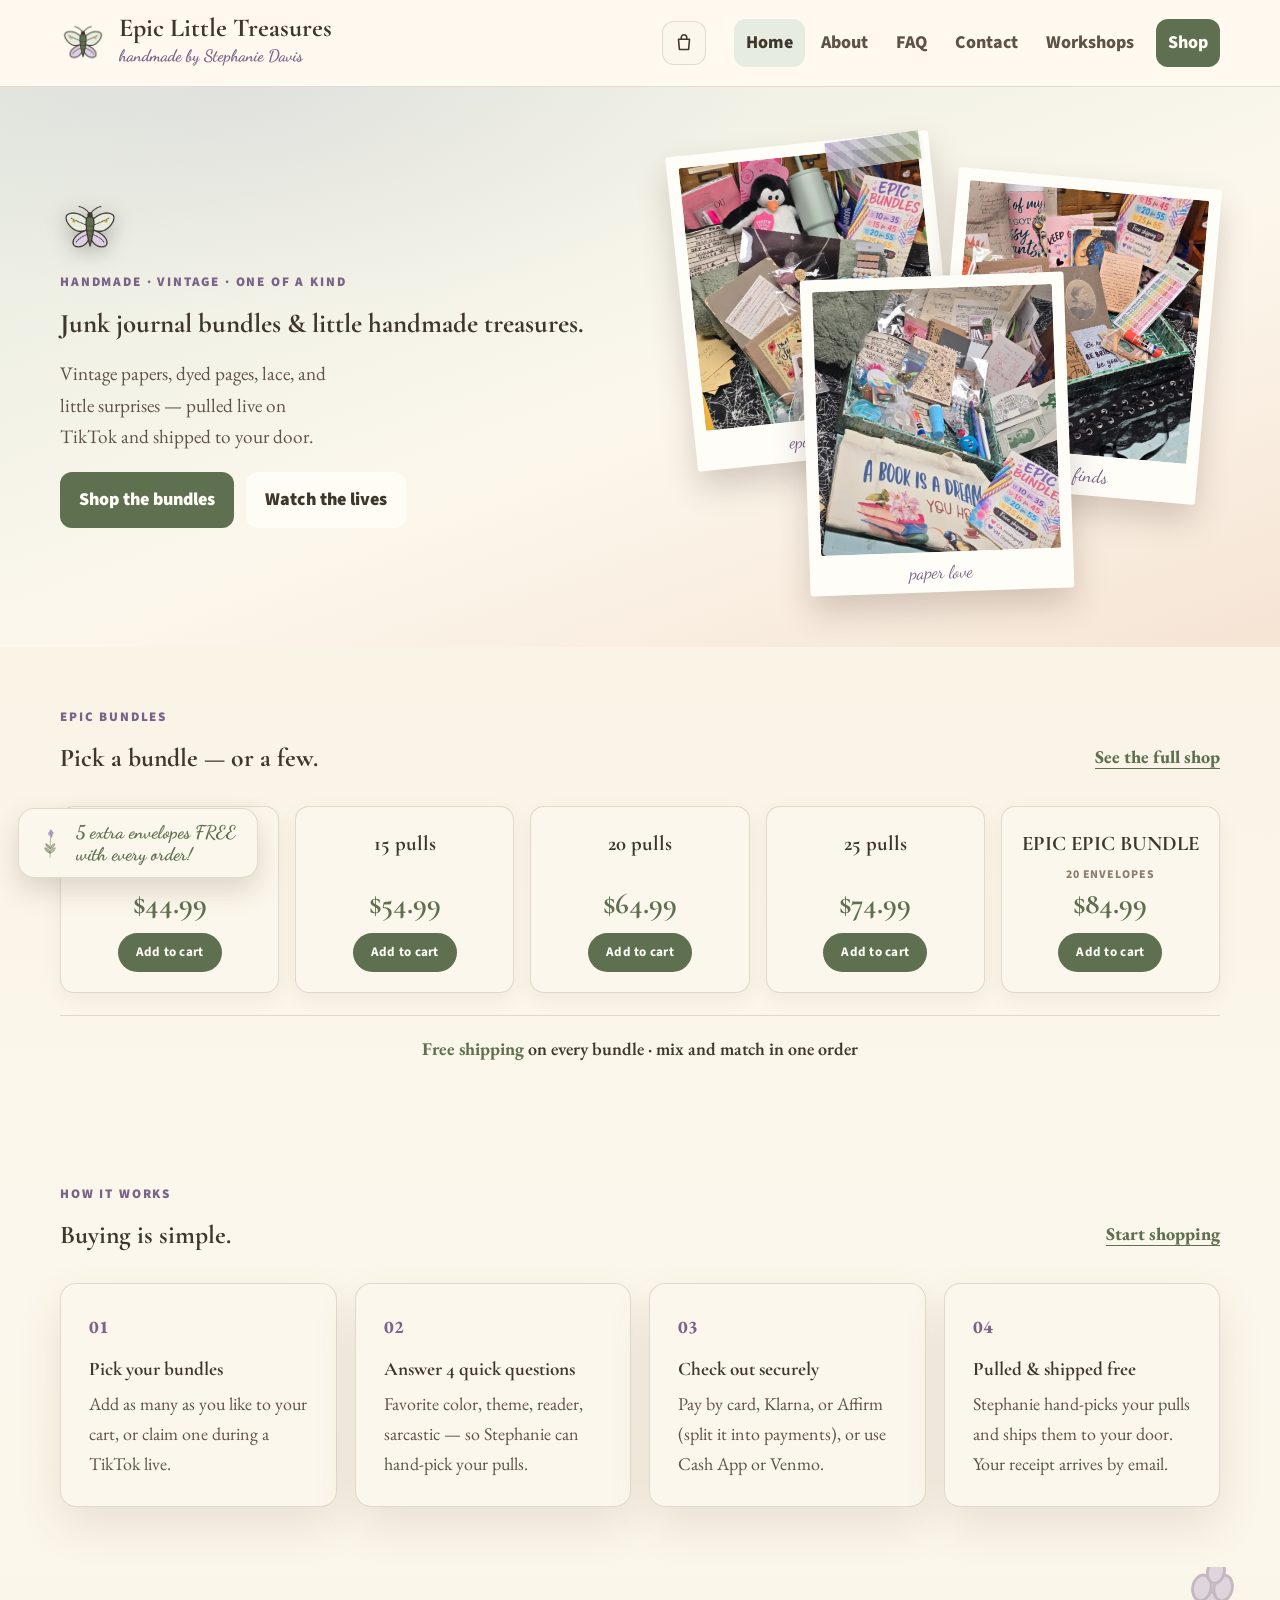
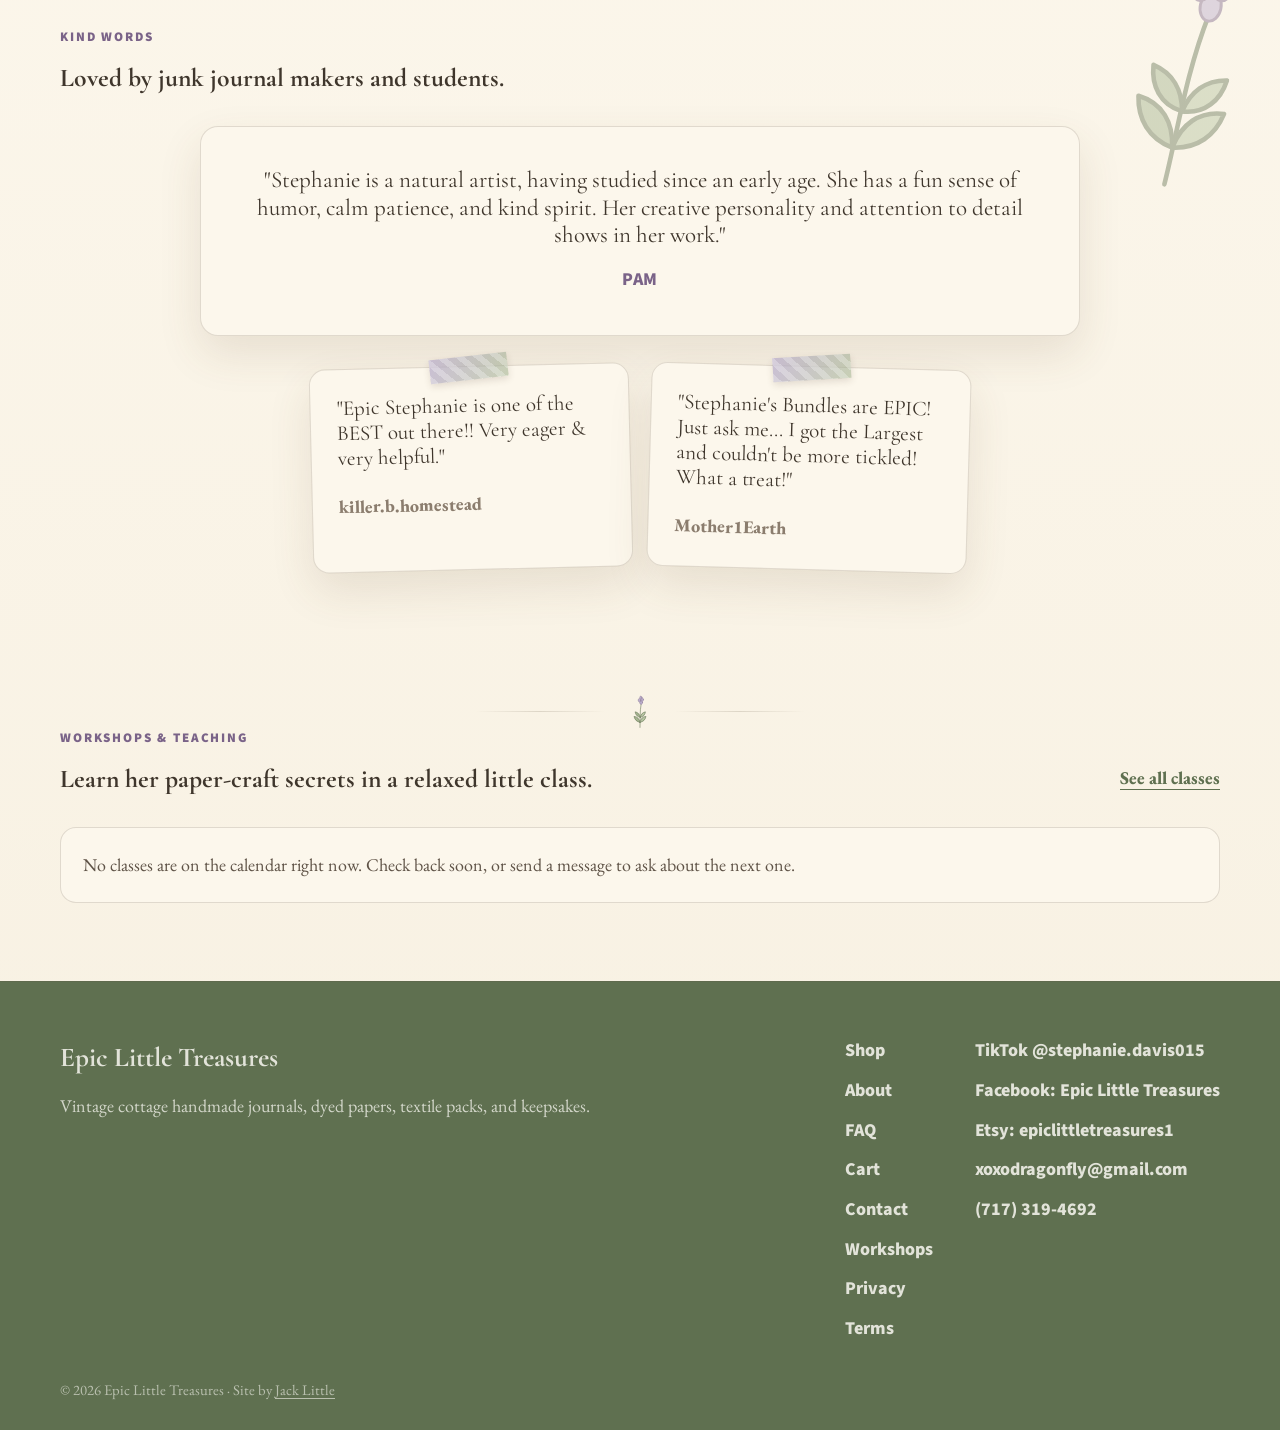
<file: index.html>
<!DOCTYPE html>
<html lang="en">
  <head>
    <meta charset="UTF-8" />
    <meta name="viewport" content="width=device-width, initial-scale=1.0" />
    <meta
      name="description"
      content="Shop Epic Little Treasures handmade junk journal bundles, vintage papers, dyed paper, and keepsakes &mdash; pulled live on TikTok and shipped free. Pay by card, Klarna, Affirm, Cash App, or Venmo."
    />
    <meta property="og:title" content="Epic Little Treasures | Handmade Junk Journal Bundles" />
    <meta
      property="og:description"
      content="Handmade junk journal bundles, vintage papers, and keepsakes. Add bundles to your cart and check out by card, Klarna, Affirm, Cash App, or Venmo."
    />
    <meta property="og:image" content="https://www.epiclittletreasures.com/assets/og-image.jpg" />
    <meta property="og:url" content="https://www.epiclittletreasures.com/" />
    <meta name="twitter:card" content="summary_large_image" />
    <meta property="og:type" content="website" />
    <meta property="og:site_name" content="Epic Little Treasures" />
    <meta name="twitter:title" content="Epic Little Treasures | Handmade Junk Journal Bundles" />
    <meta name="twitter:description" content="Handmade junk journal bundles, vintage papers, and keepsakes — pulled live on TikTok and shipped to your door." />
    <meta name="twitter:image" content="https://www.epiclittletreasures.com/assets/og-image.jpg" />
    <link rel="canonical" href="https://www.epiclittletreasures.com/" />
    <link rel="icon" href="assets/favicon.svg" type="image/svg+xml" />
    <title>Epic Little Treasures | Handmade Junk Journal Bundles</title>
    <link rel="preconnect" href="https://fonts.googleapis.com" />
    <link rel="preconnect" href="https://fonts.gstatic.com" crossorigin />
    <link
      href="https://fonts.googleapis.com/css2?family=Cormorant+Garamond:wght@500;700&family=EB+Garamond:wght@400;600&family=Dancing+Script:wght@600;700&family=Source+Sans+3:wght@400;600;700;800&display=swap"
      rel="stylesheet"
    />
    <link rel="stylesheet" href="styles.css?v=35" />
    <script type="application/ld+json">
      {
        "@context": "https://schema.org",
        "@type": "Store",
        "name": "Epic Little Treasures",
        "url": "https://www.epiclittletreasures.com/",
        "description": "Handmade junk journal bundles, dyed paper, prints, textile packs, and keepsakes sold through TikTok live sales and direct checkout links.",
        "email": "xoxodragonfly@gmail.com",
        "telephone": "+1-717-319-4692",
        "sameAs": [
          "https://www.facebook.com/share/1bYBP86bQM/",
          "https://www.tiktok.com/@stephanie.davis015",
          "https://www.etsy.com/shop/epiclittletreasures1"
        ],
        "logo": "https://www.epiclittletreasures.com/assets/moth.png",
        "image": "https://www.epiclittletreasures.com/assets/og-image.jpg",
        "priceRange": "$$",
        "paymentAccepted": "Credit Card, Klarna, Affirm, Cash App, Venmo"
      }
    </script>
  </head>
  <body>
    <header class="site-header">
      <div class="header-inner page-shell">
        <a class="brand" href="index.html" aria-label="Epic Little Treasures home">
          <img class="brand-mark" src="assets/moth.png" alt="" aria-hidden="true" width="46" height="46" />
          <span class="brand-text">
            <span class="brand-name">Epic Little Treasures</span>
            <span class="brand-note">handmade by Stephanie Davis</span>
          </span>
        </a>
        <button class="nav-toggle" type="button" aria-label="Menu" aria-expanded="false" aria-controls="primary-nav">
          <span></span><span></span><span></span>
        </button>
        <nav class="site-nav" id="primary-nav" aria-label="Primary navigation">
          <a href="index.html" aria-current="page">Home</a>
          <a href="about.html">About</a>
          <a href="faq.html">FAQ</a>
          <a href="contact.html">Contact</a>
          <a href="workshops.html">Workshops</a>
          <a class="nav-button" href="treasures.html">Shop</a>
        </nav>
      </div>
    </header>

    <main>
      <section class="hero-collage" aria-labelledby="hero-title">
        <div class="page-shell hero-collage-inner">
          <div class="hero-copy">
            <img class="hero-mark" src="assets/moth.png" alt="" aria-hidden="true" width="60" height="60" />
            <p class="eyebrow">Handmade &middot; vintage &middot; one of a kind</p>
            <h1 id="hero-title">Junk journal bundles &amp; little handmade treasures.</h1>
            <p class="hero-lead">
              Vintage papers, dyed pages, lace, and little surprises &mdash; pulled live on
              TikTok and shipped to your door.
            </p>
            <div class="hero-actions" aria-label="Featured actions">
              <a class="button button-primary" href="treasures.html">Shop the bundles</a>
              <a class="button button-secondary" href="https://www.tiktok.com/@stephanie.davis015">Watch the lives</a>
            </div>
          </div>
          <div class="hero-stack" aria-hidden="true">
            <figure class="polaroid p1"><img src="assets/bundle-tray-1.webp" alt="" width="640" height="705" /><figcaption>epic bundles</figcaption></figure>
            <figure class="polaroid p2"><img src="assets/bundle-tray-2.webp" alt="" width="640" height="705" /><figcaption>vintage finds</figcaption></figure>
            <figure class="polaroid p3"><img src="assets/bundle-tray-3.webp" alt="" width="640" height="705" /><figcaption>paper love</figcaption></figure>
            <span class="tape tape-a"></span>
          </div>
        </div>
      </section>

      <section class="section" aria-labelledby="featured-title">
        <div class="section-heading page-shell">
          <div>
            <p class="eyebrow">Epic bundles</p>
            <h2 id="featured-title">Pick a bundle &mdash; or a few.</h2>
          </div>
          <a class="text-link" href="treasures.html">See the full shop</a>
        </div>
        <div class="bundle-tiers page-shell" data-bundle-tiers></div>
        <p class="bundle-note page-shell"><strong>Free shipping</strong> on every bundle &middot; mix and match in one order</p>
      </section>

      <section class="section how-buy-section" aria-labelledby="how-buy-title">
        <div class="section-heading page-shell">
          <div>
            <p class="eyebrow">How it works</p>
            <h2 id="how-buy-title">Buying is simple.</h2>
          </div>
          <a class="text-link" href="treasures.html">Start shopping</a>
        </div>
        <div class="buy-guide-grid page-shell">
          <article>
            <span>01</span>
            <h3>Pick your bundles</h3>
            <p>Add as many as you like to your cart, or claim one during a TikTok live.</p>
          </article>
          <article>
            <span>02</span>
            <h3>Answer 4 quick questions</h3>
            <p>Favorite color, theme, reader, sarcastic &mdash; so Stephanie can hand-pick your pulls.</p>
          </article>
          <article>
            <span>03</span>
            <h3>Check out securely</h3>
            <p>Pay by card, Klarna, or Affirm (split it into payments), or use Cash App or Venmo.</p>
          </article>
          <article>
            <span>04</span>
            <h3>Pulled &amp; shipped free</h3>
            <p>Stephanie hand-picks your pulls and ships them to your door. Your receipt arrives by email.</p>
          </article>
        </div>
      </section>

      <section class="section review-section" aria-labelledby="reviews-title">
        <div class="section-heading page-shell">
          <div>
            <p class="eyebrow">Kind words</p>
            <h2 id="reviews-title">Loved by junk journal makers and students.</h2>
          </div>
        </div>
        <blockquote class="review-feature page-shell">
          <p>"Stephanie is a natural artist, having studied since an early age. She has a fun sense of humor, calm patience, and kind spirit. Her creative personality and attention to detail shows in her work."</p>
          <span>Pam</span>
        </blockquote>
        <div class="review-grid page-shell">
          <article>
            <p>"Epic Stephanie is one of the BEST out there!! Very eager &amp; very helpful."</p>
            <span>killer.b.homestead</span>
          </article>
          <article>
            <p>"Stephanie's Bundles are EPIC! Just ask me... I got the Largest and couldn't be more tickled! What a treat!"</p>
            <span>Mother1Earth</span>
          </article>
        </div>
      </section>

      <section class="section workshops-teaser" aria-labelledby="workshops-home-title">
        <div class="botanical-divider page-shell"><img src="assets/sprig.svg" alt="" width="34" height="34" /></div>
        <div class="section-heading page-shell">
          <div>
            <p class="eyebrow">Workshops &amp; teaching</p>
            <h2 id="workshops-home-title">Learn her paper-craft secrets in a relaxed little class.</h2>
          </div>
          <a class="text-link" href="workshops.html">See all classes</a>
        </div>
        <div class="workshop-list page-shell" data-workshops="upcoming" data-limit="1"></div>
      </section>

    </main>

    <footer class="site-footer">
      <div class="footer-grid page-shell">
        <div>
          <a class="footer-brand" href="index.html">Epic Little Treasures</a>
          <p>Vintage cottage handmade journals, dyed papers, textile packs, and keepsakes.</p>
        </div>
        <nav aria-label="Footer navigation">
          <a href="treasures.html">Shop</a>
          <a href="about.html">About</a>
          <a href="faq.html">FAQ</a>
          <a href="cart.html">Cart</a>
          <a href="contact.html">Contact</a>
          <a href="workshops.html">Workshops</a>
          <a href="privacy.html">Privacy</a>
          <a href="terms.html">Terms</a>
        </nav>
        <div class="footer-contact">
          <a href="https://www.tiktok.com/@stephanie.davis015">TikTok @stephanie.davis015</a>
          <a href="https://www.facebook.com/share/1bYBP86bQM/">Facebook: Epic Little Treasures</a>
          <a href="https://www.etsy.com/shop/epiclittletreasures1">Etsy: epiclittletreasures1</a>
          <a href="mailto:xoxodragonfly@gmail.com">xoxodragonfly@gmail.com</a>
          <a href="tel:+17173194692">(717) 319-4692</a>
        </div>
      </div>
      <p class="copyright page-shell">&copy; 2026 Epic Little Treasures &middot; Site by <a href="https://www.aphelionsystems.dev" target="_blank" rel="noopener">Jack Little</a></p>
    </footer>
    <div class="mobile-cta-bar" aria-label="Quick actions">
      <a href="treasures.html">Shop</a>
      <a href="cart.html">Cart</a>
      <a href="contact.html">Contact</a>
    </div>

    <aside class="promo-float" data-promo hidden aria-label="Shop deal"></aside>
    <aside class="live-float" data-live hidden aria-live="polite"></aside>
    <script src="script.js?v=35"></script>
  </body>
</html>
</file>
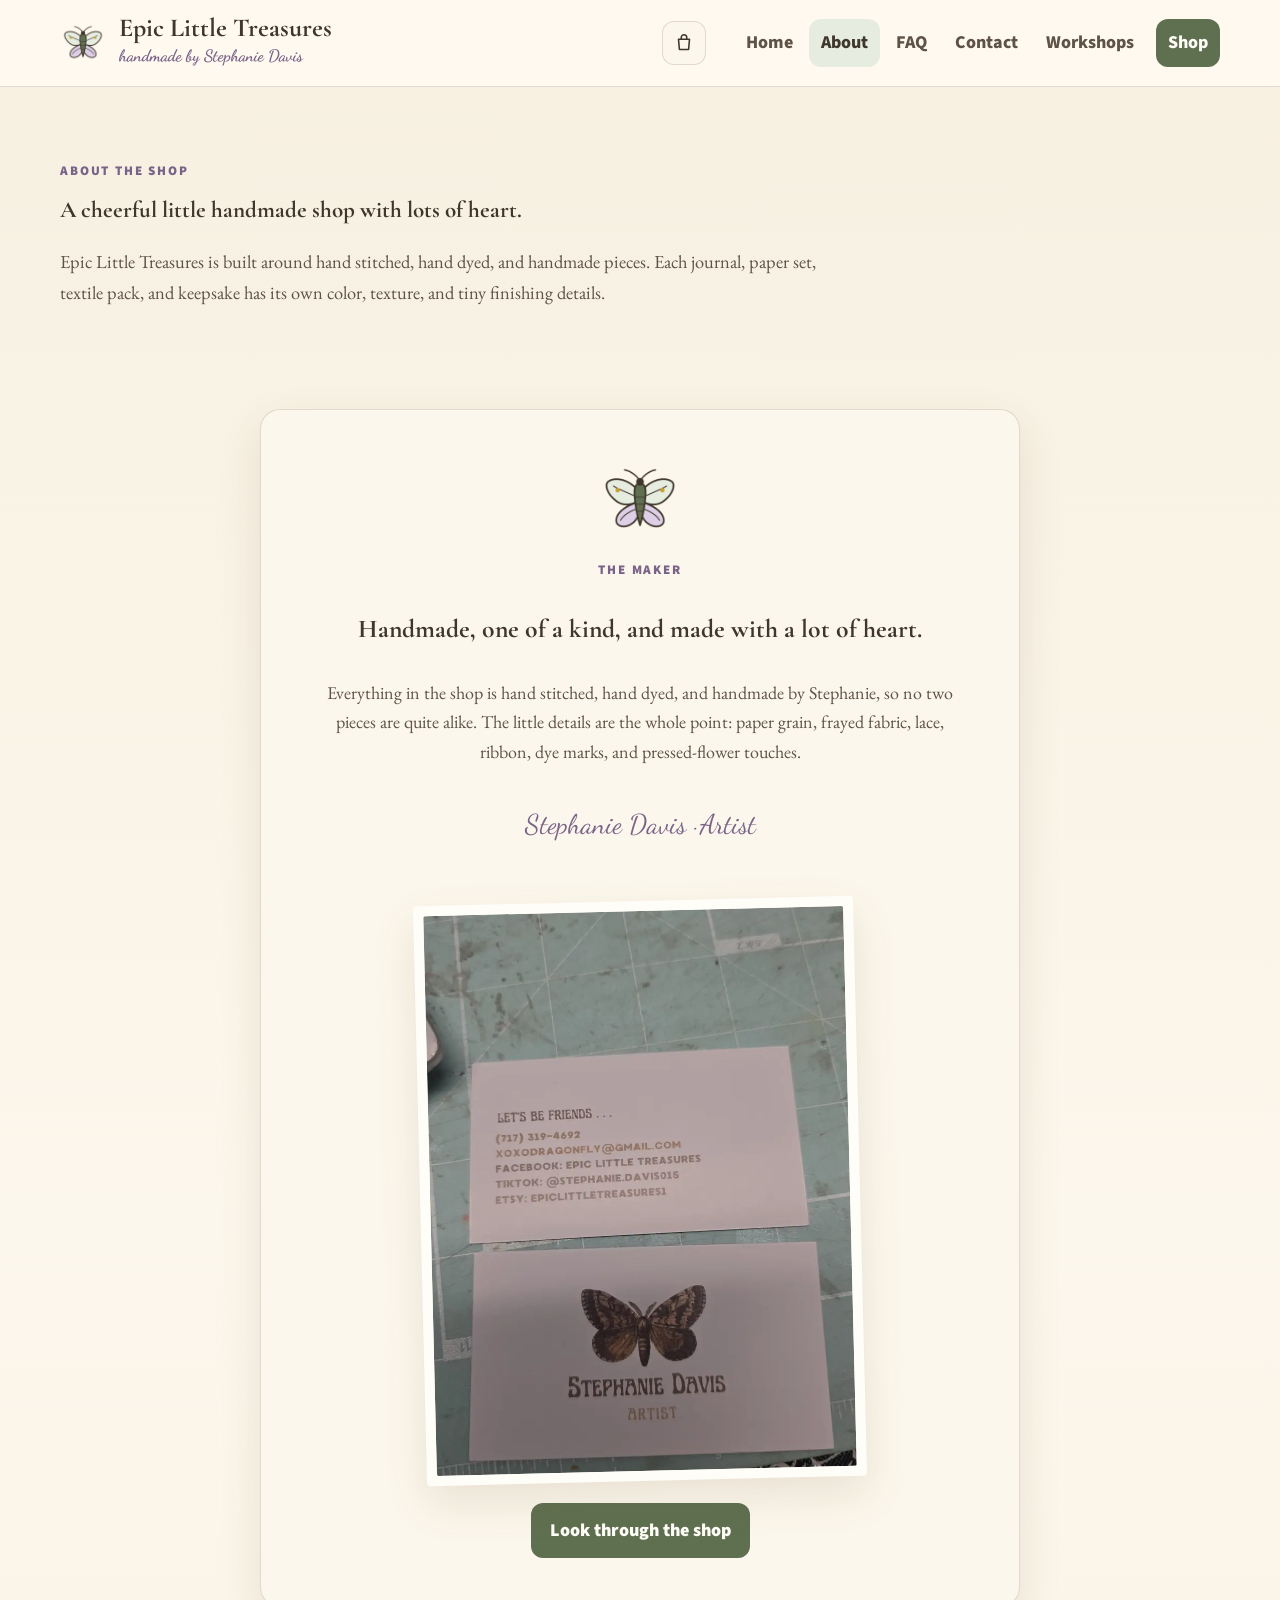
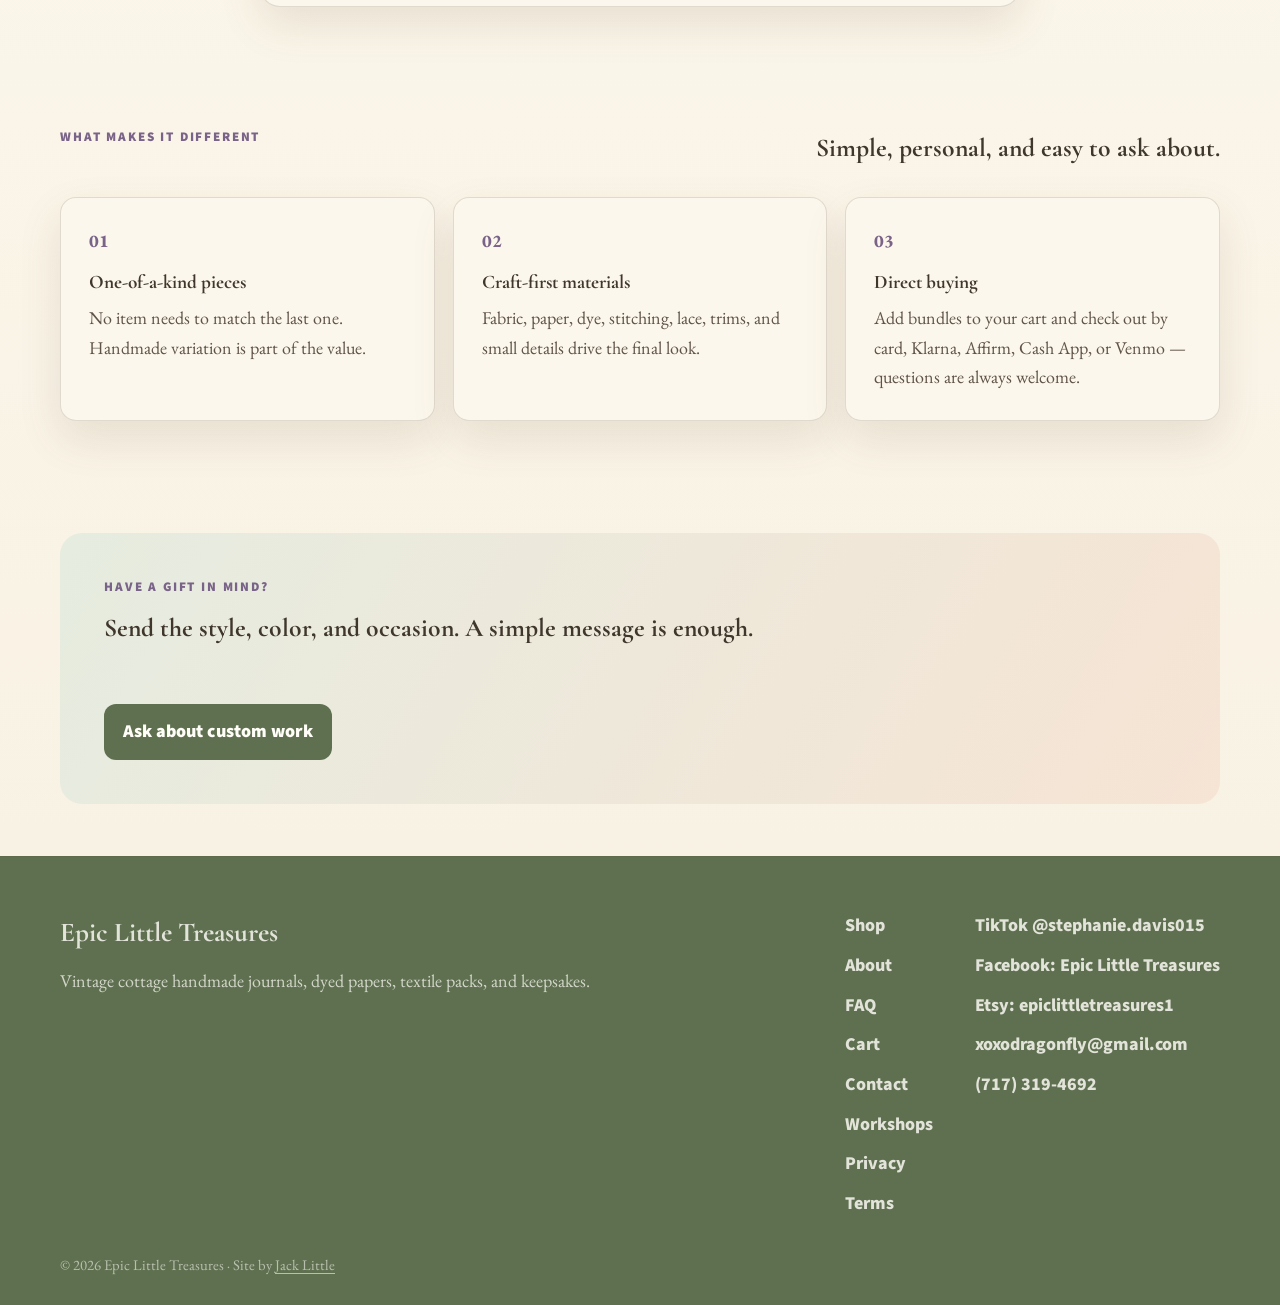
<file: about.html>
<!DOCTYPE html>
<html lang="en">
  <head>
    <meta charset="UTF-8" />
    <meta name="viewport" content="width=device-width, initial-scale=1.0" />
    <meta
      name="description"
      content="Learn about Epic Little Treasures, a one-of-a-kind handmade shop for stitched journals, dyed paper, textile packs, and custom keepsakes."
    />
    <meta property="og:title" content="About | Epic Little Treasures" />
    <meta property="og:description" content="A handmade vintage cottage shop for junk journals, dyed papers, textile packs, and keepsakes." />
    <meta property="og:image" content="https://www.epiclittletreasures.com/assets/og-image.jpg" />
    <meta property="og:url" content="https://www.epiclittletreasures.com/about" />
    <meta name="twitter:card" content="summary_large_image" />
    <link rel="canonical" href="https://www.epiclittletreasures.com/about" />
    <link rel="icon" href="assets/favicon.svg" type="image/svg+xml" />
    <title>About | Epic Little Treasures</title>
    <link rel="preconnect" href="https://fonts.googleapis.com" />
    <link rel="preconnect" href="https://fonts.gstatic.com" crossorigin />
    <link
      href="https://fonts.googleapis.com/css2?family=Cormorant+Garamond:wght@500;700&family=EB+Garamond:wght@400;600&family=Dancing+Script:wght@600;700&family=Source+Sans+3:wght@400;600;700;800&display=swap"
      rel="stylesheet"
    />
    <link rel="stylesheet" href="styles.css?v=35" />
  </head>
  <body>
    <header class="site-header">
      <div class="header-inner page-shell">
        <a class="brand" href="index.html" aria-label="Epic Little Treasures home">
          <img class="brand-mark" src="assets/moth.png" alt="" aria-hidden="true" width="46" height="46" />
          <span class="brand-text">
            <span class="brand-name">Epic Little Treasures</span>
            <span class="brand-note">handmade by Stephanie Davis</span>
          </span>
        </a>
        <button class="nav-toggle" type="button" aria-label="Menu" aria-expanded="false" aria-controls="primary-nav">
          <span></span><span></span><span></span>
        </button>
        <nav class="site-nav" id="primary-nav" aria-label="Primary navigation">
          <a href="index.html">Home</a>
          <a href="about.html" aria-current="page">About</a>
          <a href="faq.html">FAQ</a>
          <a href="contact.html">Contact</a>
          <a href="workshops.html">Workshops</a>
          <a class="nav-button" href="treasures.html">Shop</a>
        </nav>
      </div>
    </header>

    <main>
      <section class="page-hero page-shell" aria-labelledby="about-title">
        <p class="eyebrow">About the shop</p>
        <h1 id="about-title">A cheerful little handmade shop with lots of heart.</h1>
        <p>
          Epic Little Treasures is built around hand stitched, hand dyed, and handmade
          pieces. Each journal, paper set, textile pack, and keepsake has its own color,
          texture, and tiny finishing details.
        </p>
      </section>

      <section class="section maker-section" aria-labelledby="maker-title">
        <div class="about-card page-shell">
          <img class="about-mark" src="assets/moth.png" alt="Epic Little Treasures moth emblem" width="84" height="84" />
          <p class="eyebrow">The maker</p>
          <h2 id="maker-title">Handmade, one of a kind, and made with a lot of heart.</h2>
          <p>
            Everything in the shop is hand stitched, hand dyed, and handmade by Stephanie, so no
            two pieces are quite alike. The little details are the whole point: paper grain, frayed
            fabric, lace, ribbon, dye marks, and pressed-flower touches.
          </p>
          <p class="artist-name">Stephanie Davis &middot; Artist</p>
          <figure class="brand-card">
            <img src="assets/business-card.webp" width="800" height="1067" alt="Epic Little Treasures business card with the vintage moth emblem and Stephanie Davis, Artist" loading="lazy" />
          </figure>
          <a class="button button-primary" href="treasures.html">Look through the shop</a>
        </div>
      </section>

      <section class="section values-section" aria-labelledby="values-title">
        <div class="section-heading page-shell">
          <p class="eyebrow">What makes it different</p>
          <h2 id="values-title">Simple, personal, and easy to ask about.</h2>
        </div>
        <div class="values-grid page-shell">
          <article>
            <span>01</span>
            <h3>One-of-a-kind pieces</h3>
            <p>No item needs to match the last one. Handmade variation is part of the value.</p>
          </article>
          <article>
            <span>02</span>
            <h3>Craft-first materials</h3>
            <p>Fabric, paper, dye, stitching, lace, trims, and small details drive the final look.</p>
          </article>
          <article>
            <span>03</span>
            <h3>Direct buying</h3>
            <p>Add bundles to your cart and check out by card, Klarna, Affirm, Cash App, or Venmo &mdash; questions are always welcome.</p>
          </article>
        </div>
      </section>

      <section class="cta-band" aria-labelledby="about-cta-title">
        <div class="page-shell cta-layout">
          <div>
            <p class="eyebrow">Have a gift in mind?</p>
            <h2 id="about-cta-title">Send the style, color, and occasion. A simple message is enough.</h2>
          </div>
          <div class="cta-actions">
            <a class="button button-primary" href="contact.html?item=custom-request">Ask about custom work</a>
          </div>
        </div>
      </section>
    </main>

    <footer class="site-footer">
      <div class="footer-grid page-shell">
        <div>
          <a class="footer-brand" href="index.html">Epic Little Treasures</a>
          <p>Vintage cottage handmade journals, dyed papers, textile packs, and keepsakes.</p>
        </div>
        <nav aria-label="Footer navigation">
          <a href="treasures.html">Shop</a>
          <a href="about.html">About</a>
          <a href="faq.html">FAQ</a>
          <a href="cart.html">Cart</a>
          <a href="contact.html">Contact</a>
          <a href="workshops.html">Workshops</a>
          <a href="privacy.html">Privacy</a>
          <a href="terms.html">Terms</a>
        </nav>
        <div class="footer-contact">
          <a href="https://www.tiktok.com/@stephanie.davis015">TikTok @stephanie.davis015</a>
          <a href="https://www.facebook.com/share/1bYBP86bQM/">Facebook: Epic Little Treasures</a>
          <a href="https://www.etsy.com/shop/epiclittletreasures1">Etsy: epiclittletreasures1</a>
          <a href="mailto:xoxodragonfly@gmail.com">xoxodragonfly@gmail.com</a>
          <a href="tel:+17173194692">(717) 319-4692</a>
        </div>
      </div>
      <p class="copyright page-shell">&copy; 2026 Epic Little Treasures &middot; Site by <a href="https://www.aphelionsystems.dev" target="_blank" rel="noopener">Jack Little</a></p>
    </footer>
    <div class="mobile-cta-bar" aria-label="Quick actions">
      <a href="treasures.html">Shop</a>
      <a href="cart.html">Cart</a>
      <a href="contact.html">Contact</a>
    </div>

    <script src="script.js?v=35"></script>
  </body>
</html>
</file>
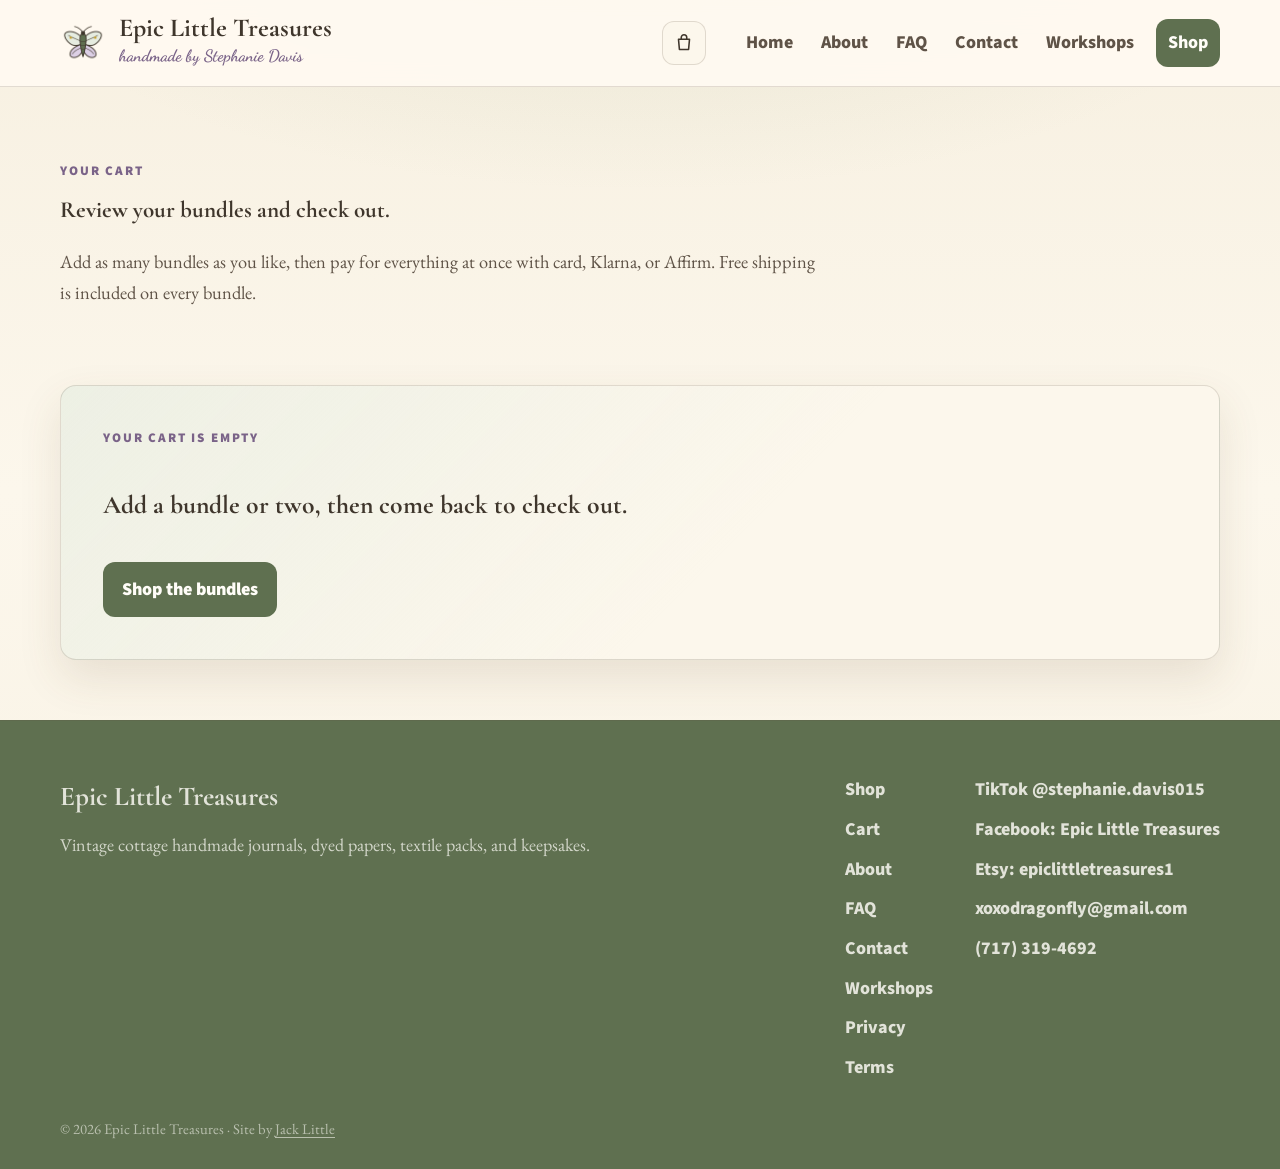
<file: cart.html>
<!DOCTYPE html>
<html lang="en">
  <head>
    <meta charset="UTF-8" />
    <meta name="viewport" content="width=device-width, initial-scale=1.0" />
    <meta
      name="description"
      content="Review your Epic Little Treasures bundle cart and check out securely with card, Klarna, Affirm, Cash App, or Venmo."
    />
    <meta property="og:title" content="Your Cart | Epic Little Treasures" />
    <meta property="og:description" content="Review your junk journal bundles and check out securely." />
    <meta property="og:image" content="https://www.epiclittletreasures.com/assets/og-image.jpg" />
    <meta property="og:url" content="https://www.epiclittletreasures.com/cart" />
    <meta name="twitter:card" content="summary_large_image" />
    <meta name="robots" content="noindex" />
    <link rel="canonical" href="https://www.epiclittletreasures.com/cart" />
    <link rel="icon" href="assets/favicon.svg" type="image/svg+xml" />
    <title>Your Cart | Epic Little Treasures</title>
    <link rel="preconnect" href="https://fonts.googleapis.com" />
    <link rel="preconnect" href="https://fonts.gstatic.com" crossorigin />
    <link
      href="https://fonts.googleapis.com/css2?family=Cormorant+Garamond:wght@500;700&family=EB+Garamond:wght@400;600&family=Dancing+Script:wght@600;700&family=Source+Sans+3:wght@400;600;700;800&display=swap"
      rel="stylesheet"
    />
    <link rel="stylesheet" href="styles.css?v=35" />
  </head>
  <body>
    <header class="site-header">
      <div class="header-inner page-shell">
        <a class="brand" href="index.html" aria-label="Epic Little Treasures home">
          <img class="brand-mark" src="assets/moth.png" alt="" aria-hidden="true" width="46" height="46" />
          <span class="brand-text">
            <span class="brand-name">Epic Little Treasures</span>
            <span class="brand-note">handmade by Stephanie Davis</span>
          </span>
        </a>
        <button class="nav-toggle" type="button" aria-label="Menu" aria-expanded="false" aria-controls="primary-nav">
          <span></span><span></span><span></span>
        </button>
        <nav class="site-nav" id="primary-nav" aria-label="Primary navigation">
          <a href="index.html">Home</a>
          <a href="about.html">About</a>
          <a href="faq.html">FAQ</a>
          <a href="contact.html">Contact</a>
          <a href="workshops.html">Workshops</a>
          <a class="nav-button" href="treasures.html">Shop</a>
        </nav>
      </div>
    </header>

    <main>
      <section class="page-hero page-shell">
        <p class="eyebrow">Your cart</p>
        <h1>Review your bundles and check out.</h1>
        <p>
          Add as many bundles as you like, then pay for everything at once with card,
          Klarna, or Affirm. Free shipping is included on every bundle.
        </p>
      </section>

      <section class="section checkout-section">
        <div class="page-shell" data-cart-review></div>
      </section>
    </main>

    <footer class="site-footer">
      <div class="footer-grid page-shell">
        <div>
          <a class="footer-brand" href="index.html">Epic Little Treasures</a>
          <p>Vintage cottage handmade journals, dyed papers, textile packs, and keepsakes.</p>
        </div>
        <nav aria-label="Footer navigation">
          <a href="treasures.html">Shop</a>
          <a href="cart.html">Cart</a>
          <a href="about.html">About</a>
          <a href="faq.html">FAQ</a>
          <a href="contact.html">Contact</a>
          <a href="workshops.html">Workshops</a>
          <a href="privacy.html">Privacy</a>
          <a href="terms.html">Terms</a>
        </nav>
        <div class="footer-contact">
          <a href="https://www.tiktok.com/@stephanie.davis015">TikTok @stephanie.davis015</a>
          <a href="https://www.facebook.com/share/1bYBP86bQM/">Facebook: Epic Little Treasures</a>
          <a href="https://www.etsy.com/shop/epiclittletreasures1">Etsy: epiclittletreasures1</a>
          <a href="mailto:xoxodragonfly@gmail.com">xoxodragonfly@gmail.com</a>
          <a href="tel:+17173194692">(717) 319-4692</a>
        </div>
      </div>
      <p class="copyright page-shell">&copy; 2026 Epic Little Treasures &middot; Site by <a href="https://www.aphelionsystems.dev" target="_blank" rel="noopener">Jack Little</a></p>
    </footer>
    <div class="mobile-cta-bar" aria-label="Quick actions">
      <a href="treasures.html">Shop</a>
      <a href="cart.html">Cart</a>
      <a href="contact.html">Contact</a>
    </div>

    <script src="script.js?v=35"></script>
  </body>
</html>
</file>
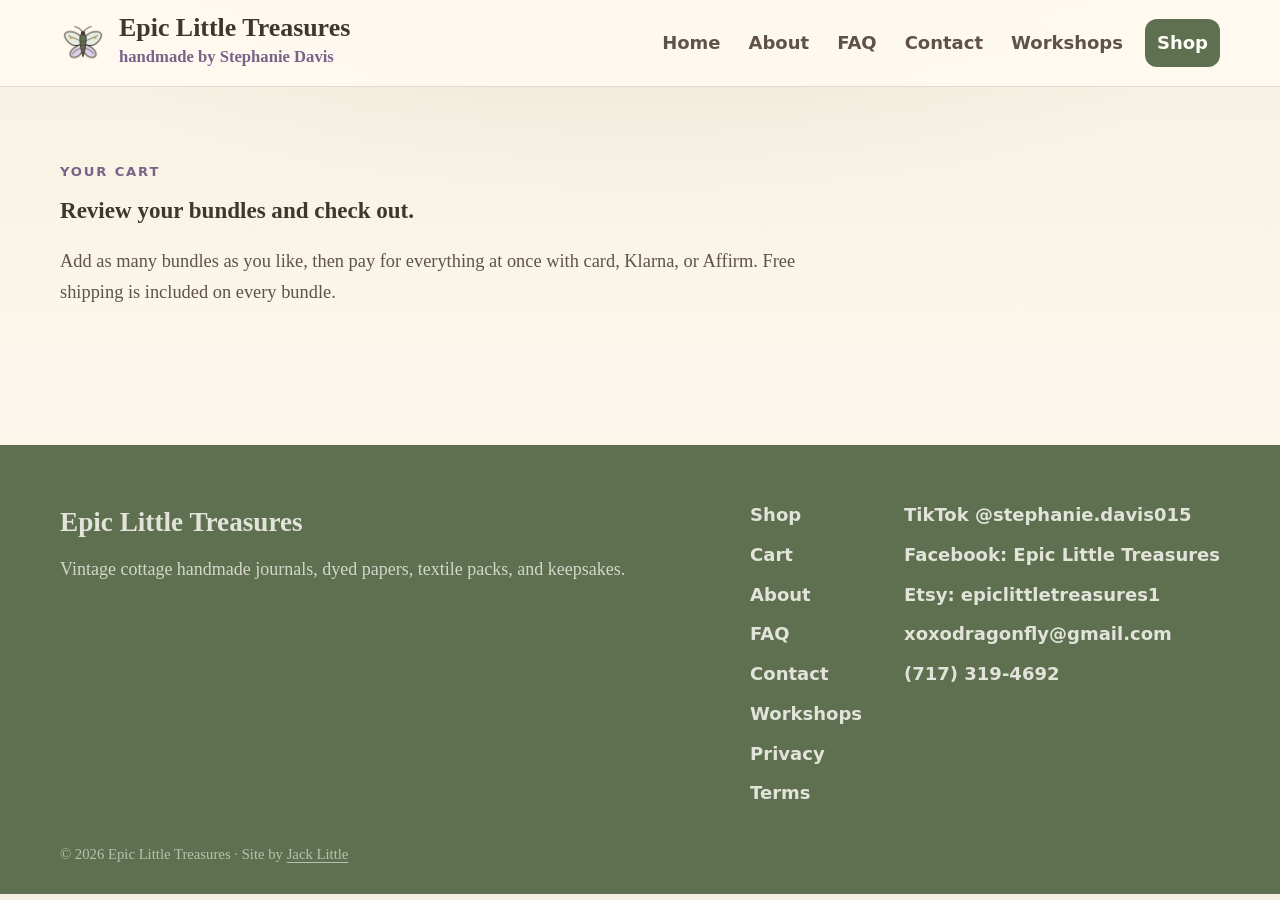
<file: checkout.html>
<!DOCTYPE html>
<html lang="en">
  <head>
    <meta charset="UTF-8" />
    <meta name="viewport" content="width=device-width, initial-scale=1.0" />
    <meta
      name="description"
      content="Check out Epic Little Treasures bundles securely by card, Klarna, Affirm, Cash App, or Venmo."
    />
    <meta property="og:title" content="Buy Now | Epic Little Treasures" />
    <meta
      property="og:description"
      content="Check out Epic Little Treasures bundles securely by card, Klarna, Affirm, Cash App, or Venmo."
    />
    <meta property="og:image" content="https://www.epiclittletreasures.com/assets/og-image.jpg" />
    <meta property="og:url" content="https://www.epiclittletreasures.com/checkout" />
    <meta name="twitter:card" content="summary_large_image" />
    <link rel="canonical" href="https://www.epiclittletreasures.com/checkout" />
    <link rel="icon" href="assets/favicon.svg" type="image/svg+xml" />
    <title>Checkout | Epic Little Treasures</title>
    <link rel="preconnect" href="https://fonts.googleapis.com" />
    <link rel="preconnect" href="https://fonts.gstatic.com" crossorigin />
    <link
      href="https://fonts.googleapis.com/css2?family=Cormorant+Garamond:wght@500;700&family=EB+Garamond:wght@400;600&family=Dancing+Script:wght@600;700&family=Source+Sans+3:wght@400;600;700;800&display=swap"
      rel="stylesheet"
    />
    <link rel="stylesheet" href="styles.css?v=35" />
  </head>
  <body>
    <header class="site-header">
      <div class="header-inner page-shell">
        <a class="brand" href="index.html" aria-label="Epic Little Treasures home">
          <img class="brand-mark" src="assets/moth.png" alt="" aria-hidden="true" width="46" height="46" />
          <span class="brand-text">
            <span class="brand-name">Epic Little Treasures</span>
            <span class="brand-note">handmade by Stephanie Davis</span>
          </span>
        </a>
        <button class="nav-toggle" type="button" aria-label="Menu" aria-expanded="false" aria-controls="primary-nav">
          <span></span><span></span><span></span>
        </button>
        <nav class="site-nav" id="primary-nav" aria-label="Primary navigation">
          <a href="index.html">Home</a>
          <a href="about.html">About</a>
          <a href="faq.html">FAQ</a>
          <a href="contact.html">Contact</a>
          <a href="workshops.html">Workshops</a>
          <a class="nav-button" href="treasures.html">Shop</a>
        </nav>
      </div>
    </header>

    <main>
      <section class="page-hero page-shell">
        <p class="eyebrow">Checkout</p>
        <h1>Let's get your treasure on its way.</h1>
        <p>
          Bundles check out through your cart. Custom and one-of-a-kind pieces start
          with a quick message so the details and final price are clear.
        </p>
      </section>

      <section class="section checkout-section">
        <div class="page-shell" data-checkout></div>
      </section>

      <section class="section trust-section" aria-labelledby="after-payment-title">
        <div class="section-heading page-shell">
          <div>
            <p class="eyebrow">After payment</p>
            <h2 id="after-payment-title">What happens next?</h2>
          </div>
        </div>
        <div class="trust-grid page-shell">
          <article>
            <h3>Secure payment</h3>
            <p>Card, Klarna, and Affirm payments are handled by Stripe. Your receipt arrives by email.</p>
          </article>
          <article>
            <h3>Shipping details are checked</h3>
            <p>Use the follow-up form to send address, pickup preference, or any special note.</p>
          </article>
          <article>
            <h3>Handmade timing is confirmed</h3>
            <p>Ready-made items can move quickly. Custom pieces depend on materials and current orders.</p>
          </article>
          <article>
            <h3>Questions are welcome</h3>
            <p>If you are unsure whether a piece is still available, ask before paying.</p>
          </article>
        </div>
      </section>
    </main>

    <footer class="site-footer">
      <div class="footer-grid page-shell">
        <div>
          <a class="footer-brand" href="index.html">Epic Little Treasures</a>
          <p>Vintage cottage handmade journals, dyed papers, textile packs, and keepsakes.</p>
        </div>
        <nav aria-label="Footer navigation">
          <a href="treasures.html">Shop</a>
          <a href="cart.html">Cart</a>
          <a href="about.html">About</a>
          <a href="faq.html">FAQ</a>
          <a href="contact.html">Contact</a>
          <a href="workshops.html">Workshops</a>
          <a href="privacy.html">Privacy</a>
          <a href="terms.html">Terms</a>
        </nav>
        <div class="footer-contact">
          <a href="https://www.tiktok.com/@stephanie.davis015">TikTok @stephanie.davis015</a>
          <a href="https://www.facebook.com/share/1bYBP86bQM/">Facebook: Epic Little Treasures</a>
          <a href="https://www.etsy.com/shop/epiclittletreasures1">Etsy: epiclittletreasures1</a>
          <a href="mailto:xoxodragonfly@gmail.com">xoxodragonfly@gmail.com</a>
          <a href="tel:+17173194692">(717) 319-4692</a>
        </div>
      </div>
      <p class="copyright page-shell">&copy; 2026 Epic Little Treasures &middot; Site by <a href="https://www.aphelionsystems.dev" target="_blank" rel="noopener">Jack Little</a></p>
    </footer>
    <div class="mobile-cta-bar" aria-label="Quick actions">
      <a href="treasures.html">Shop</a>
      <a href="cart.html">Cart</a>
      <a href="contact.html">Contact</a>
    </div>

    <script src="script.js?v=35"></script>
  </body>
</html>
</file>
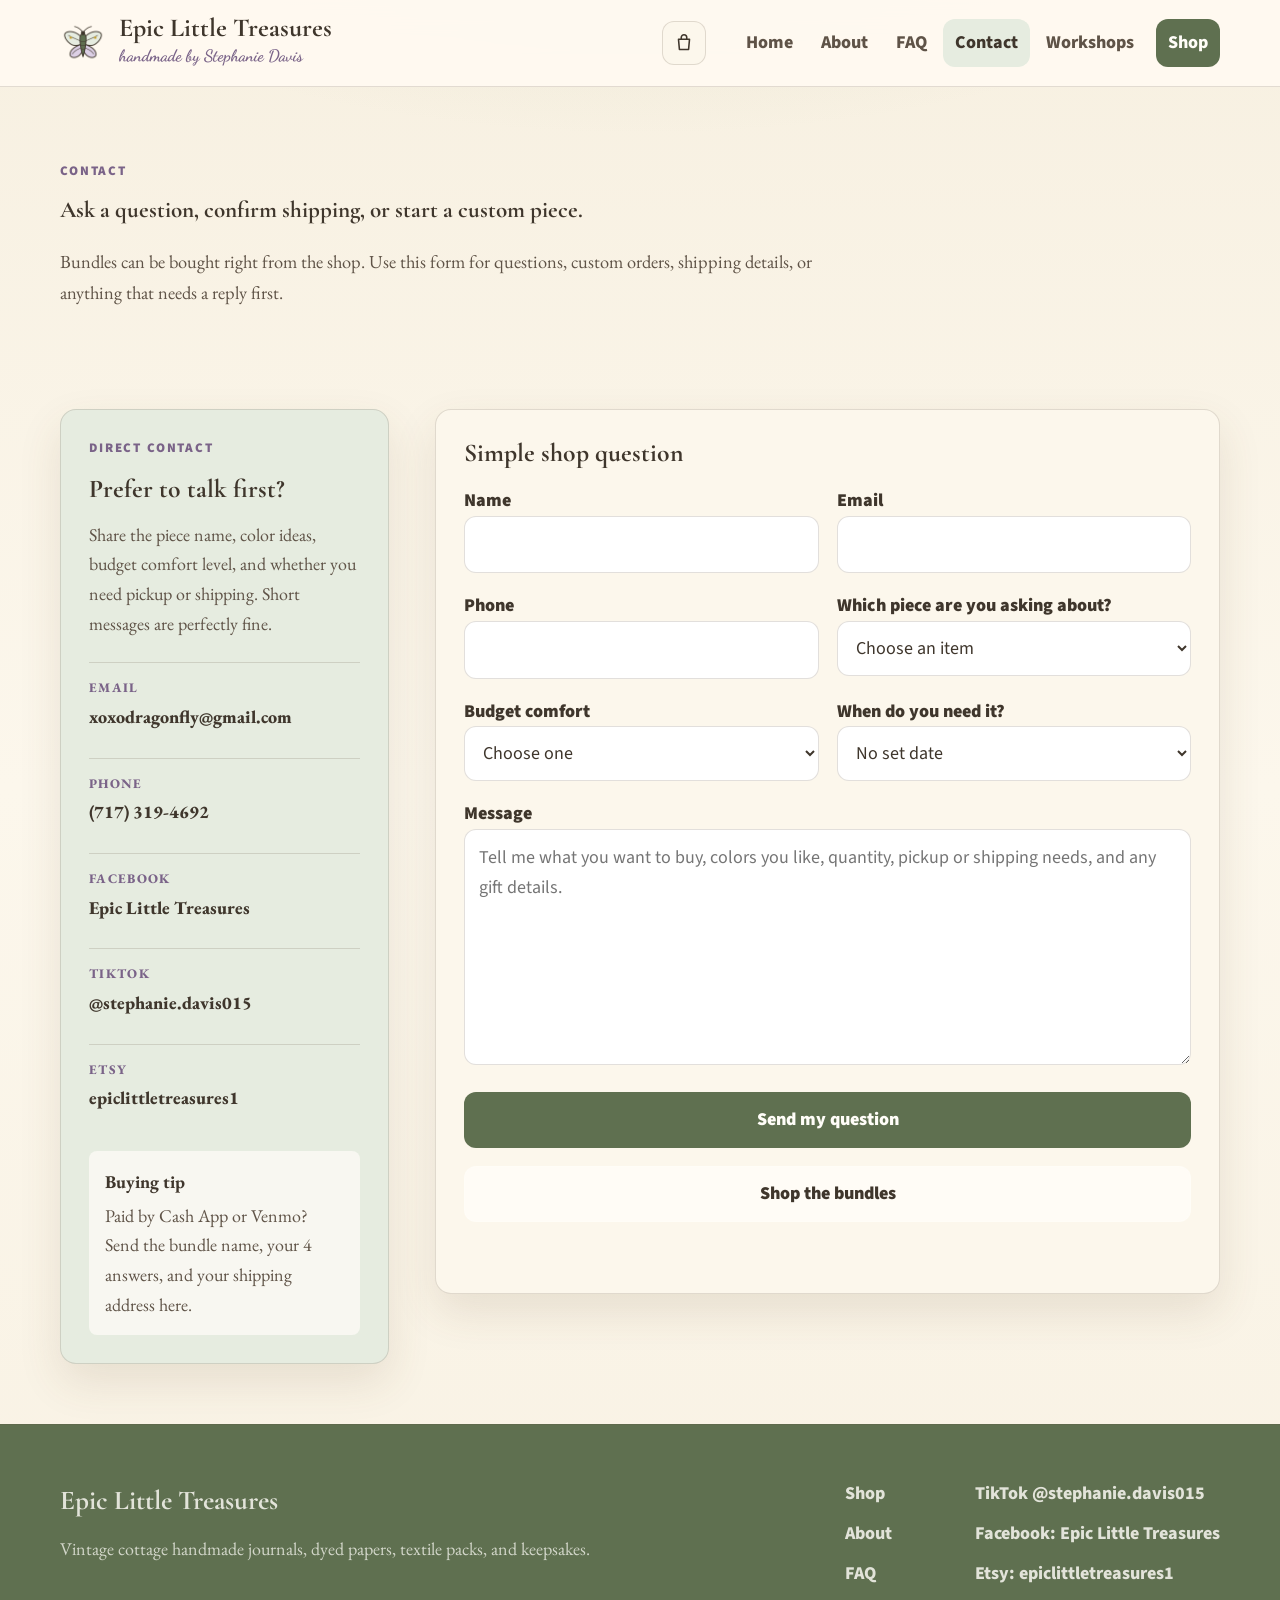
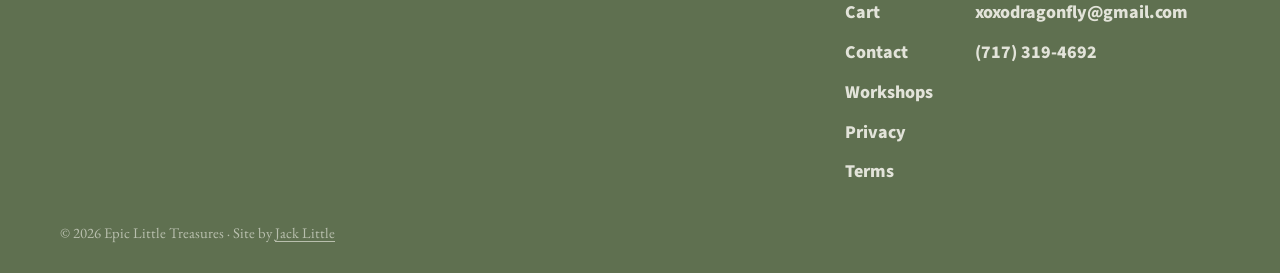
<file: contact.html>
<!DOCTYPE html>
<html lang="en">
  <head>
    <meta charset="UTF-8" />
    <meta name="viewport" content="width=device-width, initial-scale=1.0" />
    <meta
      name="description"
      content="Contact Epic Little Treasures for shipping details, pickup options, custom handmade journals, dyed paper, junk journal bundles, and live-sale questions."
    />
    <meta property="og:title" content="Contact | Epic Little Treasures" />
    <meta property="og:description" content="Send shipping details, custom order requests, or questions about handmade junk journal pieces." />
    <meta property="og:image" content="https://www.epiclittletreasures.com/assets/og-image.jpg" />
    <meta property="og:url" content="https://www.epiclittletreasures.com/contact" />
    <meta name="twitter:card" content="summary_large_image" />
    <link rel="canonical" href="https://www.epiclittletreasures.com/contact" />
    <link rel="icon" href="assets/favicon.svg" type="image/svg+xml" />
    <title>Contact | Epic Little Treasures</title>
    <link rel="preconnect" href="https://fonts.googleapis.com" />
    <link rel="preconnect" href="https://fonts.gstatic.com" crossorigin />
    <link
      href="https://fonts.googleapis.com/css2?family=Cormorant+Garamond:wght@500;700&family=EB+Garamond:wght@400;600&family=Dancing+Script:wght@600;700&family=Source+Sans+3:wght@400;600;700;800&display=swap"
      rel="stylesheet"
    />
    <link rel="stylesheet" href="styles.css?v=35" />
  </head>
  <body>
    <header class="site-header">
      <div class="header-inner page-shell">
        <a class="brand" href="index.html" aria-label="Epic Little Treasures home">
          <img class="brand-mark" src="assets/moth.png" alt="" aria-hidden="true" width="46" height="46" />
          <span class="brand-text">
            <span class="brand-name">Epic Little Treasures</span>
            <span class="brand-note">handmade by Stephanie Davis</span>
          </span>
        </a>
        <button class="nav-toggle" type="button" aria-label="Menu" aria-expanded="false" aria-controls="primary-nav">
          <span></span><span></span><span></span>
        </button>
        <nav class="site-nav" id="primary-nav" aria-label="Primary navigation">
          <a href="index.html">Home</a>
          <a href="about.html">About</a>
          <a href="faq.html">FAQ</a>
          <a href="contact.html" aria-current="page">Contact</a>
          <a href="workshops.html">Workshops</a>
          <a class="nav-button" href="treasures.html">Shop</a>
        </nav>
      </div>
    </header>

    <main>
      <section class="page-hero page-shell" aria-labelledby="contact-title">
        <p class="eyebrow">Contact</p>
        <h1 id="contact-title">Ask a question, confirm shipping, or start a custom piece.</h1>
        <p>
          Bundles can be bought right from the shop. Use this form for questions,
          custom orders, shipping details, or anything that needs a reply first.
        </p>
      </section>

      <section class="section contact-section" aria-labelledby="form-title">
        <div class="contact-layout page-shell">
          <aside class="contact-panel" aria-label="Direct contact details">
            <p class="eyebrow">Direct contact</p>
            <h2>Prefer to talk first?</h2>
            <p>
              Share the piece name, color ideas, budget comfort level, and whether you
              need pickup or shipping. Short messages are perfectly fine.
            </p>
            <div class="contact-links">
              <a href="mailto:xoxodragonfly@gmail.com">
                <span>Email</span>
                xoxodragonfly@gmail.com
              </a>
              <a href="tel:+17173194692">
                <span>Phone</span>
                (717) 319-4692
              </a>
              <a href="https://www.facebook.com/share/1bYBP86bQM/">
                <span>Facebook</span>
                Epic Little Treasures
              </a>
              <a href="https://www.tiktok.com/@stephanie.davis015">
                <span>TikTok</span>
                @stephanie.davis015
              </a>
              <a href="https://www.etsy.com/shop/epiclittletreasures1">
                <span>Etsy</span>
                epiclittletreasures1
              </a>
            </div>
            <div class="mini-note">
              <strong>Buying tip</strong>
              Paid by Cash App or Venmo? Send the bundle name, your 4 answers, and your shipping address here.
            </div>
          </aside>

          <form
            class="contact-form"
            action="https://formsubmit.co/xoxodragonfly@gmail.com"
            method="POST"
          >
            <input type="hidden" name="_subject" value="New Epic Little Treasures order inquiry" />
            <input type="hidden" name="_template" value="table" />
            <input type="hidden" name="_captcha" value="false" />
            <input type="hidden" name="_next" value="https://www.epiclittletreasures.com/thank-you" />
            <h2 id="form-title" class="form-title">Simple shop question</h2>
            <div>
              <label for="name">Name</label>
              <input id="name" name="name" type="text" autocomplete="name" required />
            </div>
            <div>
              <label for="email">Email</label>
              <input id="email" name="email" type="email" autocomplete="email" required />
            </div>
            <div>
              <label for="phone">Phone</label>
              <input id="phone" name="phone" type="tel" autocomplete="tel" />
            </div>
            <div>
              <label for="item">Which piece are you asking about?</label>
              <select id="item" name="item" required>
                <option value="">Choose an item</option>
                <option value="Not sure yet">Not sure yet</option>
              </select>
            </div>
            <div>
              <label for="budget">Budget comfort</label>
              <select id="budget" name="budget">
                <option value="">Choose one</option>
                <option>Under $15</option>
                <option>$15-$30</option>
                <option>$30-$50</option>
                <option>$50+</option>
                <option>Flexible</option>
              </select>
            </div>
            <div>
              <label for="timeline">When do you need it?</label>
              <select id="timeline" name="timeline">
                <option value="">No set date</option>
                <option>This week</option>
                <option>Within two weeks</option>
                <option>Within a month</option>
                <option>For a future gift or event</option>
              </select>
            </div>
            <div class="full-field">
              <label for="message">Message</label>
              <textarea
                id="message"
                name="message"
                rows="7"
                placeholder="Tell me what you want to buy, colors you like, quantity, pickup or shipping needs, and any gift details."
                required
              ></textarea>
            </div>
            <div class="full-field blindbag-fields" id="blindbag-fields" hidden>
              <div class="mini-note">
                <strong>Blind-bag pull details</strong>
                These help Stephanie hand-pick your mystery pulls &mdash; all optional.
              </div>
              <div>
                <label for="blindbag-color">Favorite color</label>
                <input id="blindbag-color" name="blindbag_color" type="text" disabled autocomplete="off" placeholder="Sage green, dusty peach, etc." />
              </div>
              <div>
                <label for="blindbag-theme">General theme or vibe</label>
                <input id="blindbag-theme" name="blindbag_theme" type="text" disabled autocomplete="off" placeholder="Cottagecore, vintage botanical, dark academia..." />
              </div>
              <div>
                <label for="blindbag-reader">Do you read?</label>
                <select id="blindbag-reader" name="blindbag_reader" disabled>
                  <option value="">Choose one</option>
                  <option>Yes, I love books</option>
                  <option>Sometimes</option>
                  <option>Not really</option>
                </select>
              </div>
              <div>
                <label for="blindbag-sarcasm">Are you sarcastic?</label>
                <select id="blindbag-sarcasm" name="blindbag_sarcasm" disabled>
                  <option value="">Choose one</option>
                  <option>Very sarcastic / snarky</option>
                  <option>A little</option>
                  <option>Not at all, keep it sweet</option>
                </select>
              </div>
            </div>
            <button class="button button-primary full-field" type="submit">Send my question</button>
            <a class="button button-secondary full-field" href="treasures.html">Shop the bundles</a>
            <p class="form-status full-field" role="status" aria-live="polite"></p>
          </form>
        </div>
      </section>
    </main>

    <footer class="site-footer">
      <div class="footer-grid page-shell">
        <div>
          <a class="footer-brand" href="index.html">Epic Little Treasures</a>
          <p>Vintage cottage handmade journals, dyed papers, textile packs, and keepsakes.</p>
        </div>
        <nav aria-label="Footer navigation">
          <a href="treasures.html">Shop</a>
          <a href="about.html">About</a>
          <a href="faq.html">FAQ</a>
          <a href="cart.html">Cart</a>
          <a href="contact.html">Contact</a>
          <a href="workshops.html">Workshops</a>
          <a href="privacy.html">Privacy</a>
          <a href="terms.html">Terms</a>
        </nav>
        <div class="footer-contact">
          <a href="https://www.tiktok.com/@stephanie.davis015">TikTok @stephanie.davis015</a>
          <a href="https://www.facebook.com/share/1bYBP86bQM/">Facebook: Epic Little Treasures</a>
          <a href="https://www.etsy.com/shop/epiclittletreasures1">Etsy: epiclittletreasures1</a>
          <a href="mailto:xoxodragonfly@gmail.com">xoxodragonfly@gmail.com</a>
          <a href="tel:+17173194692">(717) 319-4692</a>
        </div>
      </div>
      <p class="copyright page-shell">&copy; 2026 Epic Little Treasures &middot; Site by <a href="https://www.aphelionsystems.dev" target="_blank" rel="noopener">Jack Little</a></p>
    </footer>
    <div class="mobile-cta-bar" aria-label="Quick actions">
      <a href="treasures.html">Shop</a>
      <a href="cart.html">Cart</a>
      <a href="contact.html">Contact</a>
    </div>

    <script src="script.js?v=35"></script>
  </body>
</html>
</file>
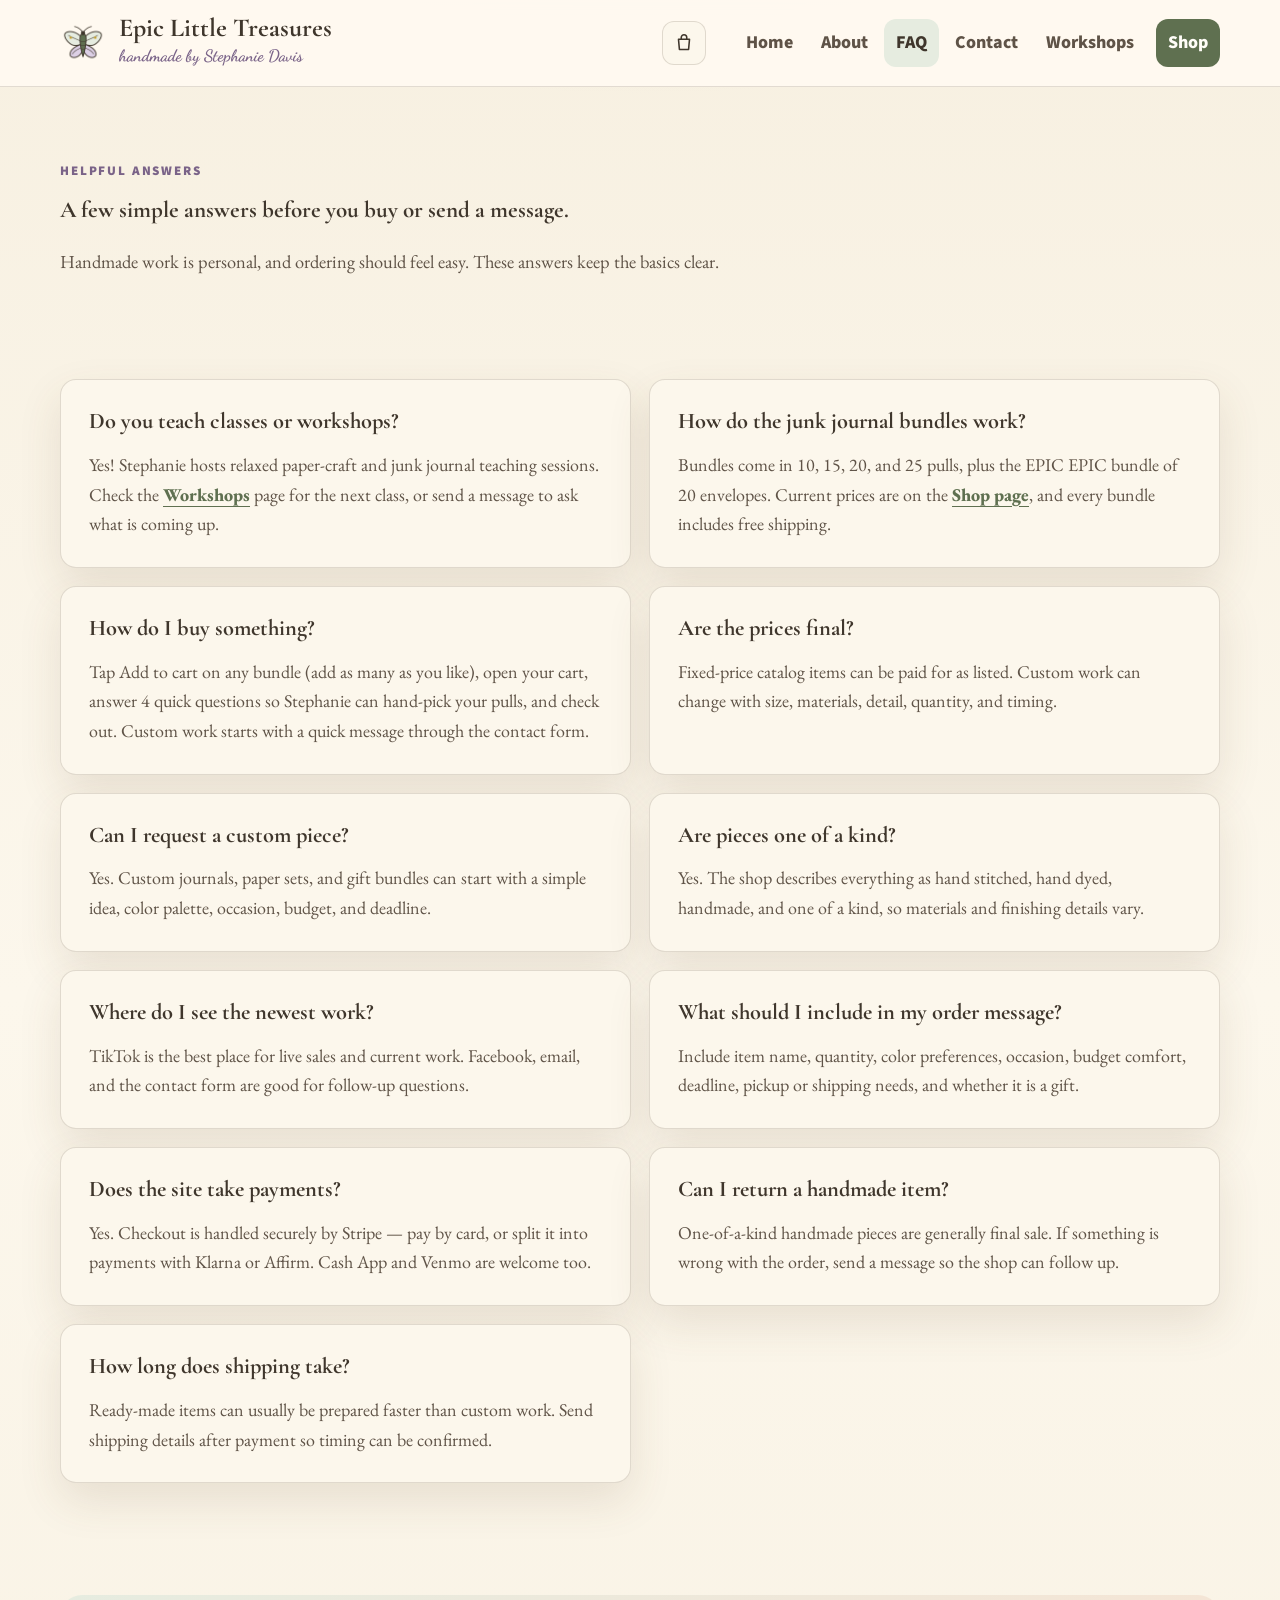
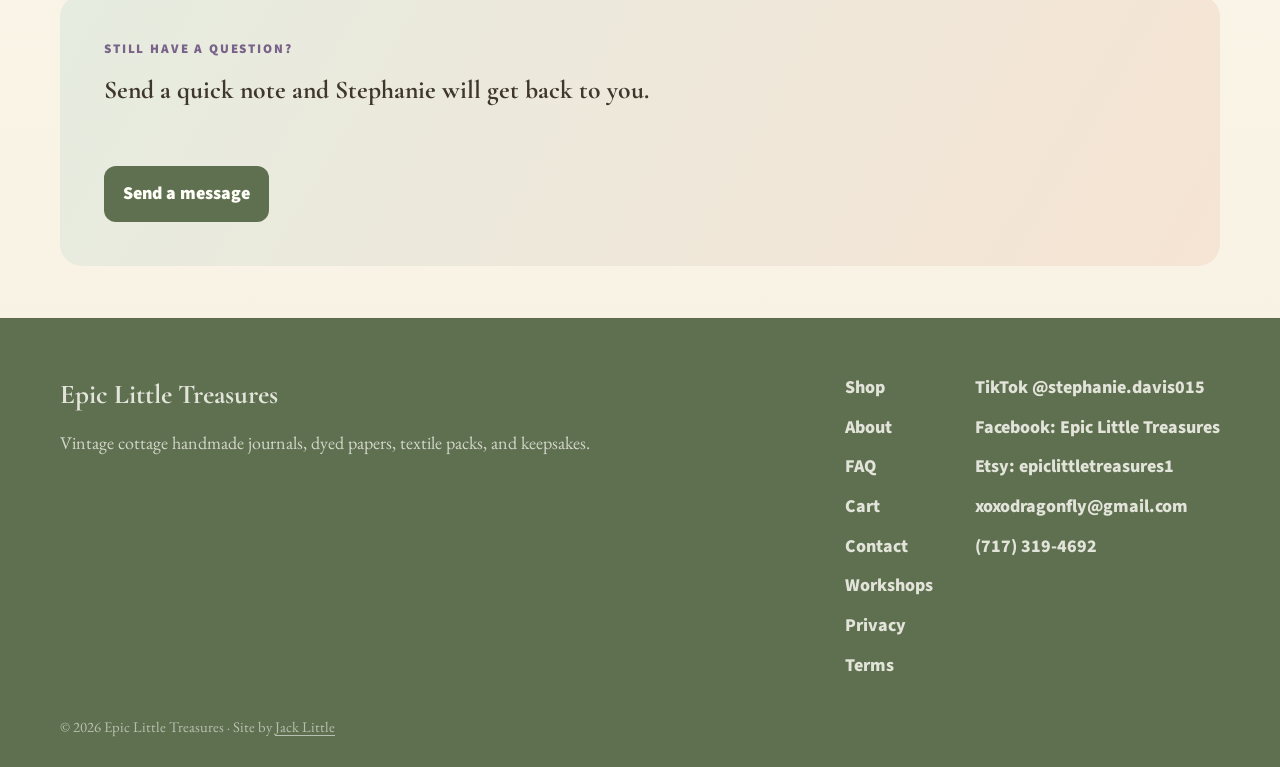
<file: faq.html>
<!DOCTYPE html>
<html lang="en">
  <head>
    <meta charset="UTF-8" />
    <meta name="viewport" content="width=device-width, initial-scale=1.0" />
    <meta
      name="description"
      content="Frequently asked questions about buying Epic Little Treasures bundles, card and pay-later checkout, shipping, custom orders, and final-sale expectations."
    />
    <meta property="og:title" content="FAQ | Epic Little Treasures" />
    <meta property="og:description" content="Answers about payment, shipping, custom orders, TikTok live sales, and handmade item policies." />
    <meta property="og:image" content="https://www.epiclittletreasures.com/assets/og-image.jpg" />
    <meta property="og:url" content="https://www.epiclittletreasures.com/faq" />
    <meta name="twitter:card" content="summary_large_image" />
    <link rel="canonical" href="https://www.epiclittletreasures.com/faq" />
    <link rel="icon" href="assets/favicon.svg" type="image/svg+xml" />
    <title>FAQ | Epic Little Treasures</title>
    <link rel="preconnect" href="https://fonts.googleapis.com" />
    <link rel="preconnect" href="https://fonts.gstatic.com" crossorigin />
    <link
      href="https://fonts.googleapis.com/css2?family=Cormorant+Garamond:wght@500;700&family=EB+Garamond:wght@400;600&family=Dancing+Script:wght@600;700&family=Source+Sans+3:wght@400;600;700;800&display=swap"
      rel="stylesheet"
    />
    <link rel="stylesheet" href="styles.css?v=35" />
  </head>
  <body>
    <header class="site-header">
      <div class="header-inner page-shell">
        <a class="brand" href="index.html" aria-label="Epic Little Treasures home">
          <img class="brand-mark" src="assets/moth.png" alt="" aria-hidden="true" width="46" height="46" />
          <span class="brand-text">
            <span class="brand-name">Epic Little Treasures</span>
            <span class="brand-note">handmade by Stephanie Davis</span>
          </span>
        </a>
        <button class="nav-toggle" type="button" aria-label="Menu" aria-expanded="false" aria-controls="primary-nav">
          <span></span><span></span><span></span>
        </button>
        <nav class="site-nav" id="primary-nav" aria-label="Primary navigation">
          <a href="index.html">Home</a>
          <a href="about.html">About</a>
          <a href="faq.html" aria-current="page">FAQ</a>
          <a href="contact.html">Contact</a>
          <a href="workshops.html">Workshops</a>
          <a class="nav-button" href="treasures.html">Shop</a>
        </nav>
      </div>
    </header>

    <main>
      <section class="page-hero page-shell" aria-labelledby="faq-title">
        <p class="eyebrow">Helpful answers</p>
        <h1 id="faq-title">A few simple answers before you buy or send a message.</h1>
        <p>
          Handmade work is personal, and ordering should feel easy. These answers keep
          the basics clear.
        </p>
      </section>

      <section class="section faq-section" aria-label="Frequently asked questions">
        <div class="faq-list page-shell">
          <article>
            <h2>Do you teach classes or workshops?</h2>
            <p>
              Yes! Stephanie hosts relaxed paper-craft and junk journal teaching sessions.
              Check the <a class="text-link" href="workshops.html">Workshops</a> page for the next
              class, or send a message to ask what is coming up.
            </p>
          </article>
          <article>
            <h2>How do the junk journal bundles work?</h2>
            <p>
              Bundles come in 10, 15, 20, and 25 pulls, plus the EPIC EPIC bundle of 20 envelopes.
              Current prices are on the <a class="text-link" href="treasures.html">Shop page</a>, and every bundle includes free shipping.
            </p>
          </article>
          <article>
            <h2>How do I buy something?</h2>
            <p>
              Tap Add to cart on any bundle (add as many as you like), open your cart,
              answer 4 quick questions so Stephanie can hand-pick your pulls, and check out.
              Custom work starts with a quick message through the contact form.
            </p>
          </article>
          <article>
            <h2>Are the prices final?</h2>
            <p>
              Fixed-price catalog items can be paid for as listed. Custom work can change with
              size, materials, detail, quantity, and timing.
            </p>
          </article>
          <article>
            <h2>Can I request a custom piece?</h2>
            <p>
              Yes. Custom journals, paper sets, and gift bundles can start with a simple
              idea, color palette, occasion, budget, and deadline.
            </p>
          </article>
          <article>
            <h2>Are pieces one of a kind?</h2>
            <p>
              Yes. The shop describes everything as hand stitched, hand dyed, handmade,
              and one of a kind, so materials and finishing details vary.
            </p>
          </article>
          <article>
            <h2>Where do I see the newest work?</h2>
            <p>
              TikTok is the best place for live sales and current work. Facebook, email,
              and the contact form are good for follow-up questions.
            </p>
          </article>
          <article>
            <h2>What should I include in my order message?</h2>
            <p>
              Include item name, quantity, color preferences, occasion, budget comfort,
              deadline, pickup or shipping needs, and whether it is a gift.
            </p>
          </article>
          <article>
            <h2>Does the site take payments?</h2>
            <p>
              Yes. Checkout is handled securely by Stripe &mdash; pay by card, or split it into
              payments with Klarna or Affirm. Cash App and Venmo are welcome too.
            </p>
          </article>
          <article>
            <h2>Can I return a handmade item?</h2>
            <p>
              One-of-a-kind handmade pieces are generally final sale. If something is wrong
              with the order, send a message so the shop can follow up.
            </p>
          </article>
          <article>
            <h2>How long does shipping take?</h2>
            <p>
              Ready-made items can usually be prepared faster than custom work. Send
              shipping details after payment so timing can be confirmed.
            </p>
          </article>
        </div>
      </section>

      <section class="cta-band" aria-labelledby="faq-cta-title">
        <div class="page-shell cta-layout">
          <div>
            <p class="eyebrow">Still have a question?</p>
            <h2 id="faq-cta-title">Send a quick note and Stephanie will get back to you.</h2>
          </div>
          <div class="cta-actions">
            <a class="button button-primary" href="contact.html">Send a message</a>
          </div>
        </div>
      </section>
    </main>

    <footer class="site-footer">
      <div class="footer-grid page-shell">
        <div>
          <a class="footer-brand" href="index.html">Epic Little Treasures</a>
          <p>Vintage cottage handmade journals, dyed papers, textile packs, and keepsakes.</p>
        </div>
        <nav aria-label="Footer navigation">
          <a href="treasures.html">Shop</a>
          <a href="about.html">About</a>
          <a href="faq.html">FAQ</a>
          <a href="cart.html">Cart</a>
          <a href="contact.html">Contact</a>
          <a href="workshops.html">Workshops</a>
          <a href="privacy.html">Privacy</a>
          <a href="terms.html">Terms</a>
        </nav>
        <div class="footer-contact">
          <a href="https://www.tiktok.com/@stephanie.davis015">TikTok @stephanie.davis015</a>
          <a href="https://www.facebook.com/share/1bYBP86bQM/">Facebook: Epic Little Treasures</a>
          <a href="https://www.etsy.com/shop/epiclittletreasures1">Etsy: epiclittletreasures1</a>
          <a href="mailto:xoxodragonfly@gmail.com">xoxodragonfly@gmail.com</a>
          <a href="tel:+17173194692">(717) 319-4692</a>
        </div>
      </div>
      <p class="copyright page-shell">&copy; 2026 Epic Little Treasures &middot; Site by <a href="https://www.aphelionsystems.dev" target="_blank" rel="noopener">Jack Little</a></p>
    </footer>
    <div class="mobile-cta-bar" aria-label="Quick actions">
      <a href="treasures.html">Shop</a>
      <a href="cart.html">Cart</a>
      <a href="contact.html">Contact</a>
    </div>

    <script src="script.js?v=35"></script>
  </body>
</html>
</file>
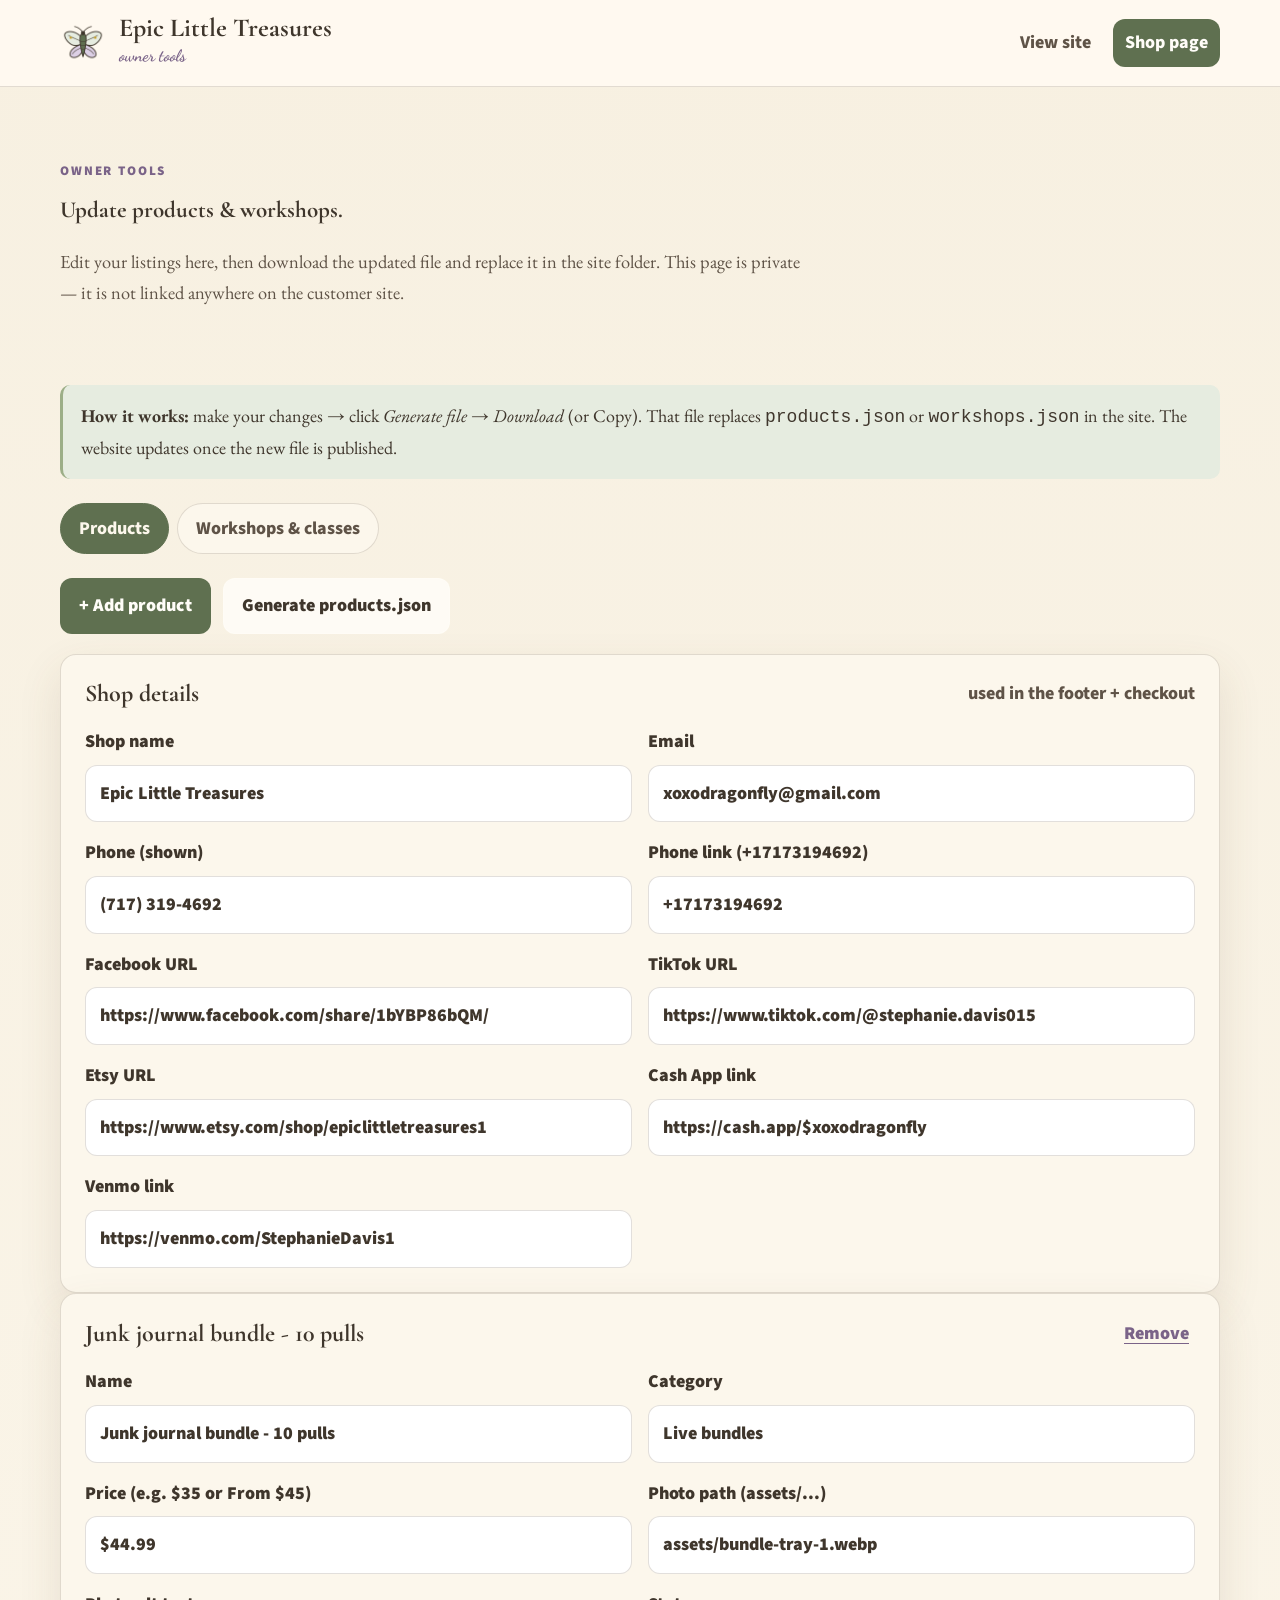
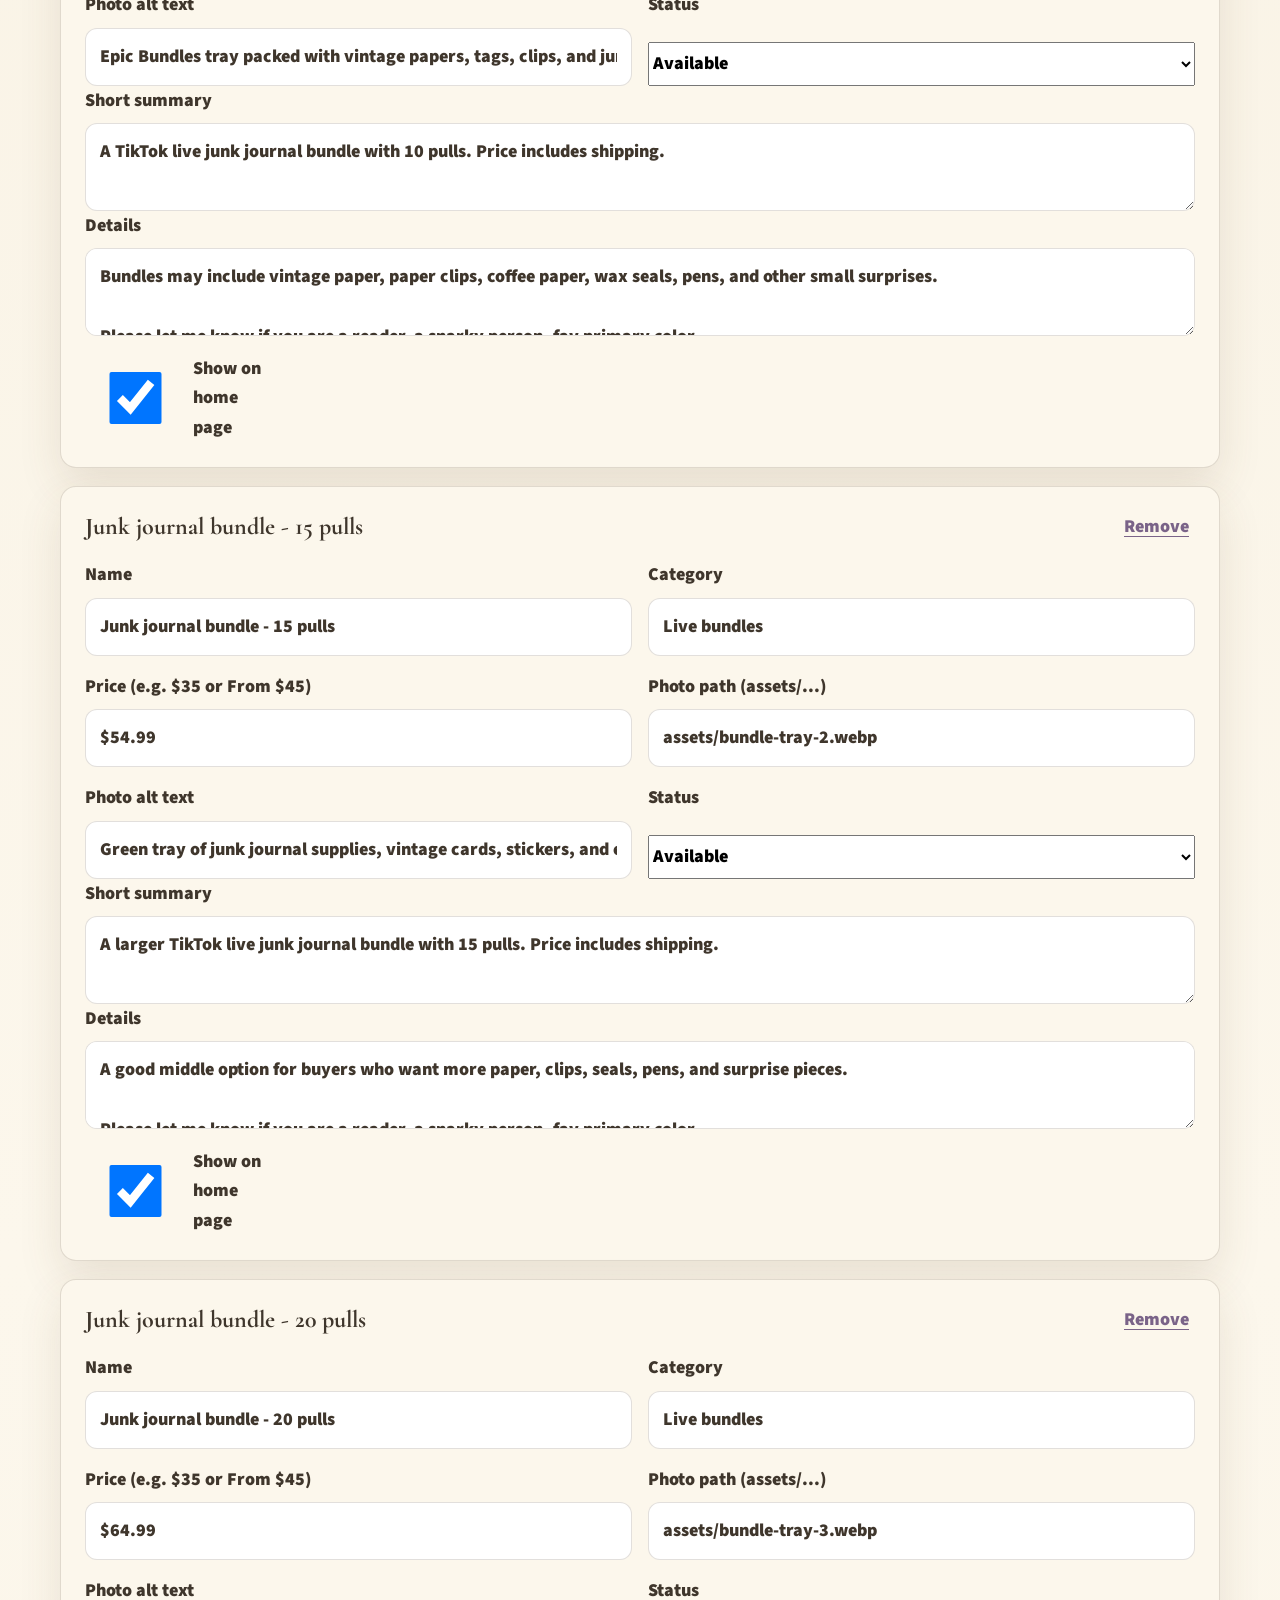
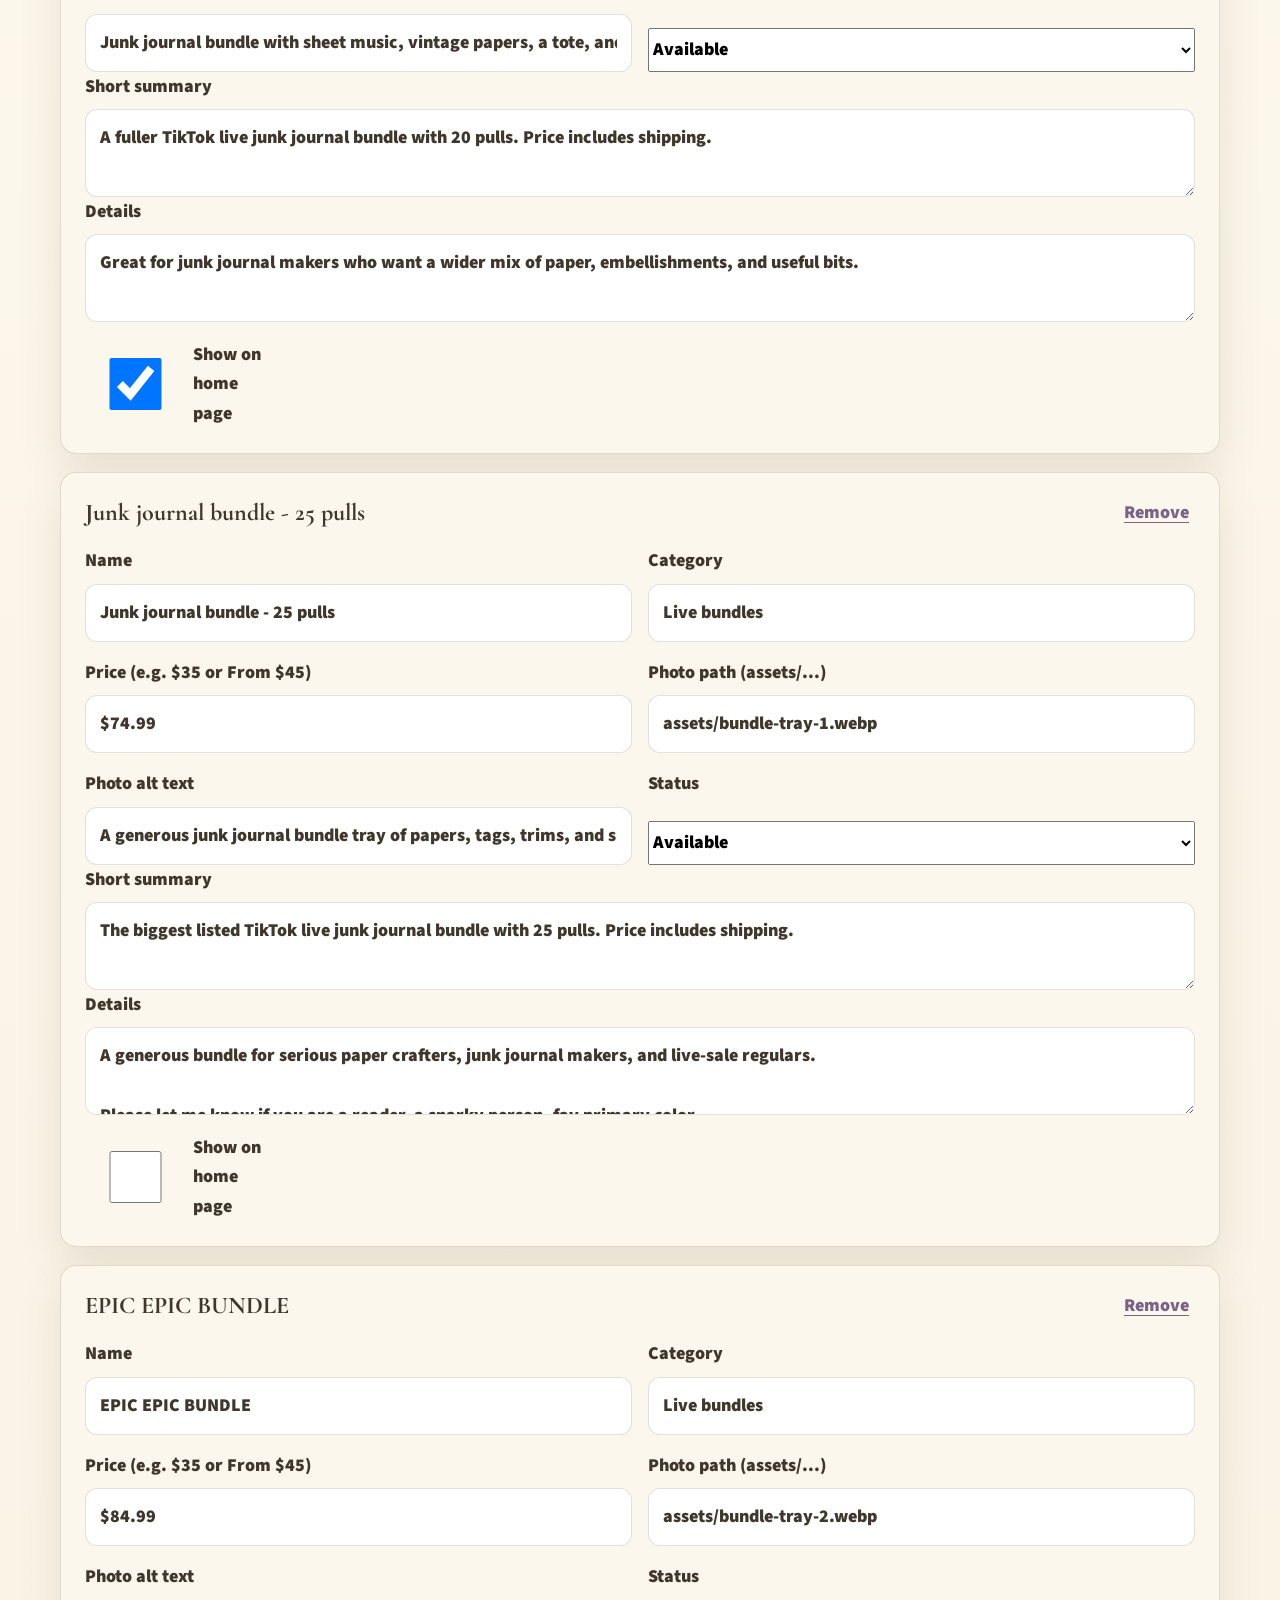
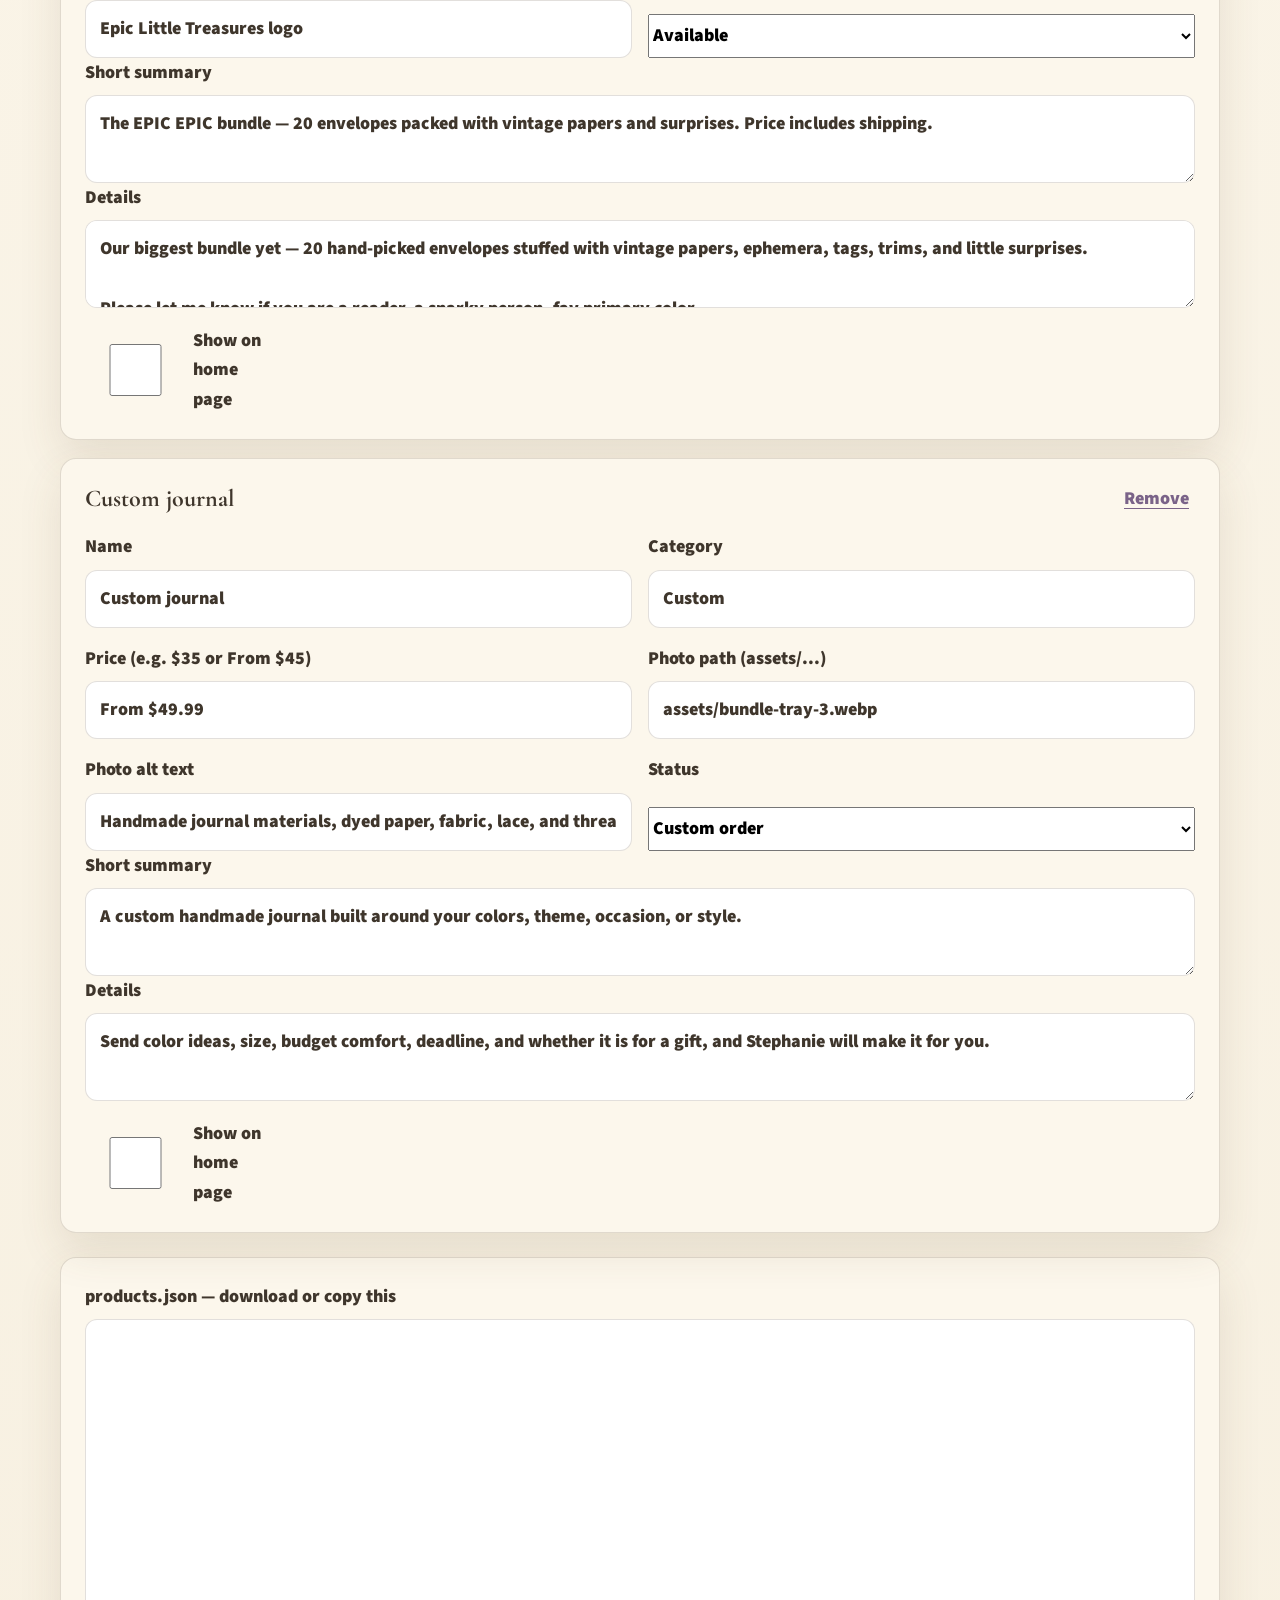
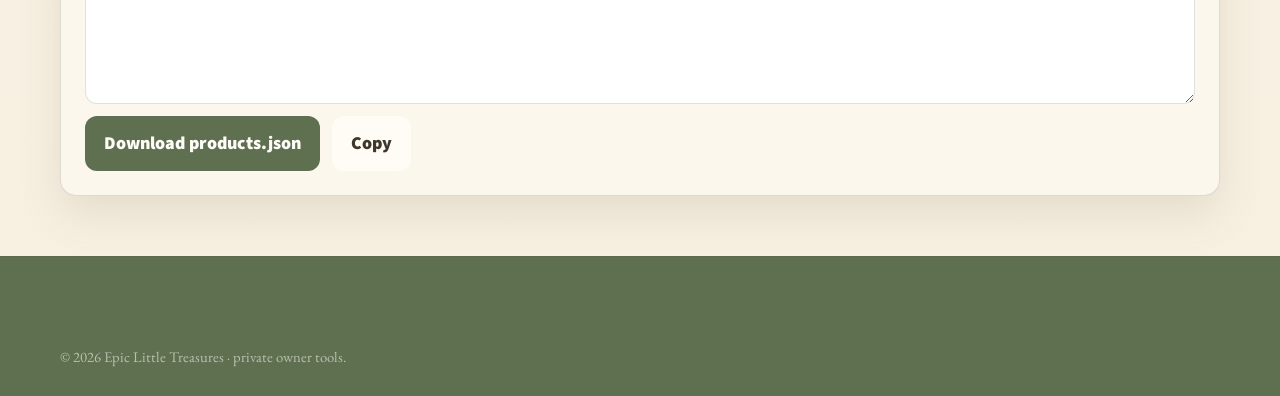
<file: manager.html>
<!DOCTYPE html>
<html lang="en">
  <head>
    <meta charset="UTF-8" />
    <meta name="viewport" content="width=device-width, initial-scale=1.0" />
    <meta name="robots" content="noindex, nofollow" />
    <meta name="description" content="Owner tools for Epic Little Treasures." />
    <title>Owner Tools | Epic Little Treasures</title>
    <link rel="icon" href="assets/favicon.svg" type="image/svg+xml" />
    <link rel="preconnect" href="https://fonts.googleapis.com" />
    <link rel="preconnect" href="https://fonts.gstatic.com" crossorigin />
    <link
      href="https://fonts.googleapis.com/css2?family=Cormorant+Garamond:wght@500;700&family=EB+Garamond:wght@400;600&family=Dancing+Script:wght@600;700&family=Source+Sans+3:wght@400;600;700;800&display=swap"
      rel="stylesheet"
    />
    <link rel="stylesheet" href="styles.css?v=35" />
  </head>
  <body>
    <header class="site-header">
      <div class="header-inner page-shell">
        <a class="brand" href="index.html" aria-label="Epic Little Treasures home">
          <img class="brand-mark" src="assets/moth.png" alt="" aria-hidden="true" width="46" height="46" />
          <span class="brand-text">
            <span class="brand-name">Epic Little Treasures</span>
            <span class="brand-note">owner tools</span>
          </span>
        </a>
        <button class="nav-toggle" type="button" aria-label="Menu" aria-expanded="false" aria-controls="primary-nav">
          <span></span><span></span><span></span>
        </button>
        <nav class="site-nav" id="primary-nav" aria-label="Primary navigation">
          <a href="index.html">View site</a>
          <a class="nav-button" href="treasures.html">Shop page</a>
        </nav>
      </div>
    </header>

    <main>
      <section class="page-hero page-shell">
        <p class="eyebrow">Owner tools</p>
        <h1>Update products &amp; workshops.</h1>
        <p class="manager-intro">
          Edit your listings here, then download the updated file and replace it in the site
          folder. This page is private &mdash; it is not linked anywhere on the customer site.
        </p>
      </section>

      <section class="section manager-section">
        <div class="page-shell">
          <div class="manager-help" style="margin-bottom: 24px">
            <strong>How it works:</strong> make your changes &rarr; click <em>Generate file</em>
            &rarr; <em>Download</em> (or Copy). That file replaces <code>products.json</code> or
            <code>workshops.json</code> in the site. The website updates once the new file is published.
          </div>

          <div class="manager-tabs" role="tablist">
            <button class="manager-tab is-active" data-tab="products" type="button">Products</button>
            <button class="manager-tab" data-tab="workshops" type="button">Workshops &amp; classes</button>
          </div>

          <div class="manager-panel" id="panel-products">
            <div class="manager-actions">
              <button class="button button-primary" id="add-product" type="button">+ Add product</button>
              <button class="button button-secondary" id="gen-products" type="button">Generate products.json</button>
            </div>
            <div class="catalog-editor" id="shop-editor"></div>
            <div class="catalog-editor" id="product-editor"></div>
            <div class="json-output" id="products-output" hidden>
              <label>products.json &mdash; download or copy this
                <textarea id="products-json" rows="12" readonly></textarea>
              </label>
              <div class="download-row">
                <a class="button button-primary" id="dl-products" download="products.json">Download products.json</a>
                <button class="button button-secondary" id="copy-products" type="button">Copy</button>
              </div>
            </div>
          </div>

          <div class="manager-panel" id="panel-workshops" hidden>
            <div class="manager-actions">
              <button class="button button-primary" id="add-workshop" type="button">+ Add workshop</button>
              <button class="button button-secondary" id="gen-workshops" type="button">Generate workshops.json</button>
            </div>
            <div class="catalog-editor" id="workshop-editor"></div>
            <div class="json-output" id="workshops-output" hidden>
              <label>workshops.json &mdash; download or copy this
                <textarea id="workshops-json" rows="10" readonly></textarea>
              </label>
              <div class="download-row">
                <a class="button button-primary" id="dl-workshops" download="workshops.json">Download workshops.json</a>
                <button class="button button-secondary" id="copy-workshops" type="button">Copy</button>
              </div>
            </div>
          </div>
        </div>
      </section>
    </main>

    <footer class="site-footer">
      <p class="copyright page-shell">&copy; 2026 Epic Little Treasures &middot; private owner tools.</p>
    </footer>

    <script src="manager.js?v=35"></script>
  </body>
</html>
</file>
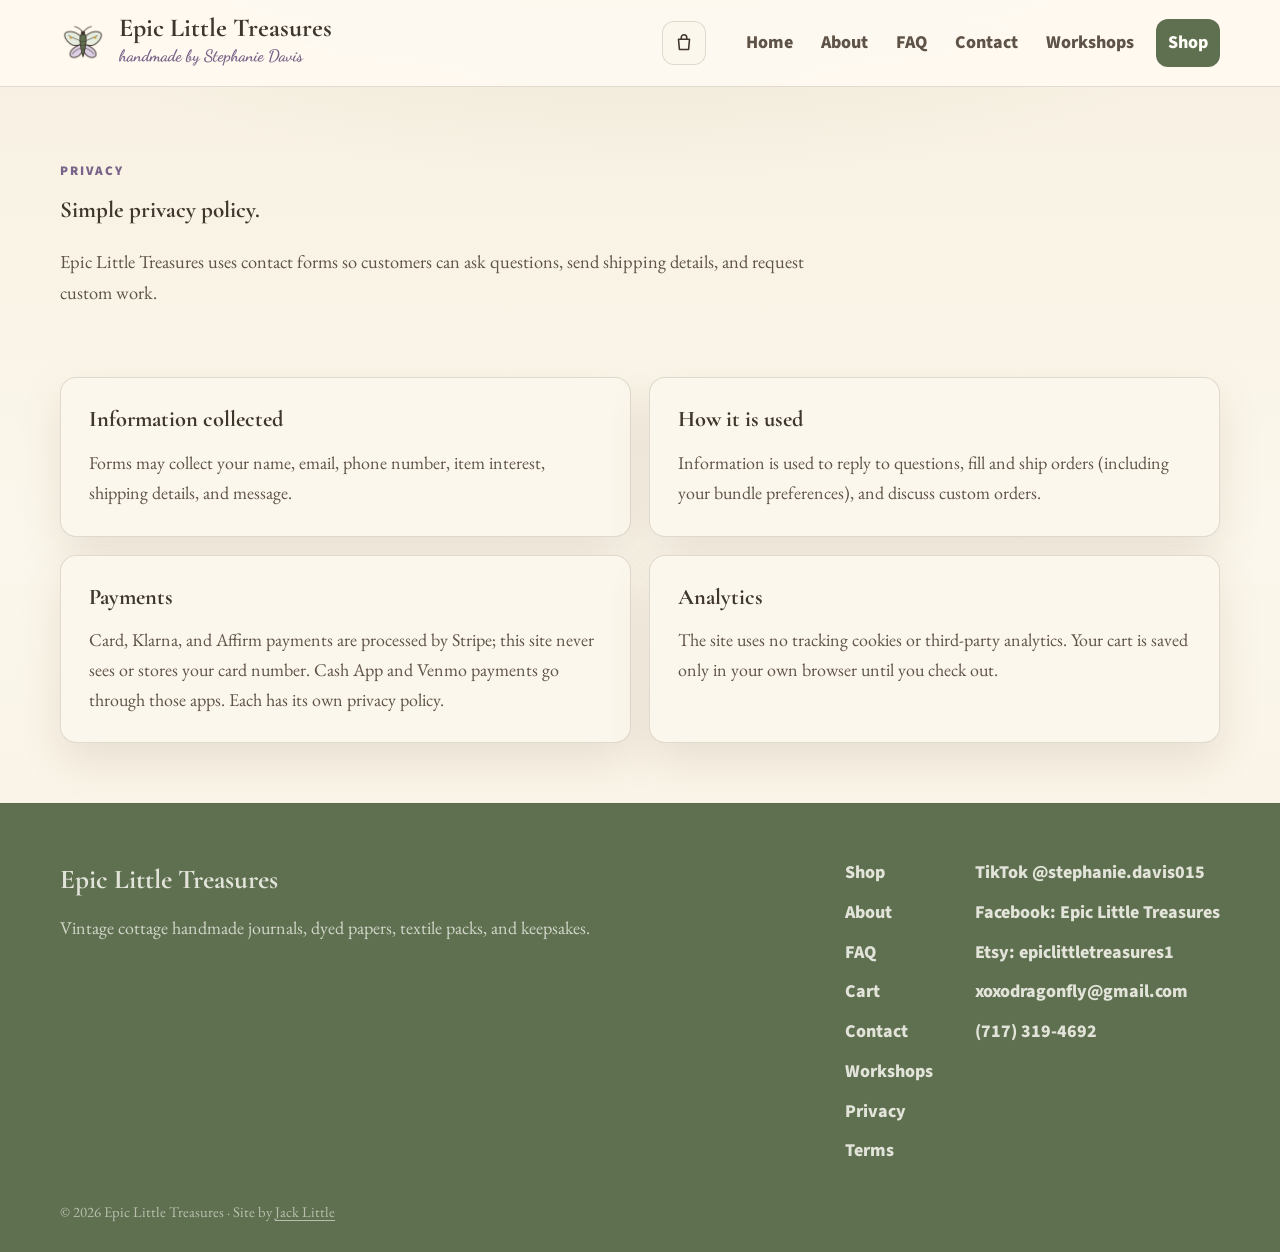
<file: privacy.html>
<!DOCTYPE html>
<html lang="en">
  <head>
    <meta charset="UTF-8" />
    <meta name="viewport" content="width=device-width, initial-scale=1.0" />
    <meta name="description" content="Privacy policy for Epic Little Treasures." />
    <title>Privacy Policy | Epic Little Treasures</title>
    <link rel="canonical" href="https://www.epiclittletreasures.com/privacy" />
    <link rel="icon" href="assets/favicon.svg" type="image/svg+xml" />
    <link rel="preconnect" href="https://fonts.googleapis.com" />
    <link rel="preconnect" href="https://fonts.gstatic.com" crossorigin />
    <link
      href="https://fonts.googleapis.com/css2?family=Cormorant+Garamond:wght@500;700&family=EB+Garamond:wght@400;600&family=Dancing+Script:wght@600;700&family=Source+Sans+3:wght@400;600;700;800&display=swap"
      rel="stylesheet"
    />
    <link rel="stylesheet" href="styles.css?v=35" />
  </head>
  <body>
    <header class="site-header">
      <div class="header-inner page-shell">
        <a class="brand" href="index.html" aria-label="Epic Little Treasures home">
          <img class="brand-mark" src="assets/moth.png" alt="" aria-hidden="true" width="46" height="46" />
          <span class="brand-text">
            <span class="brand-name">Epic Little Treasures</span>
            <span class="brand-note">handmade by Stephanie Davis</span>
          </span>
        </a>
        <button class="nav-toggle" type="button" aria-label="Menu" aria-expanded="false" aria-controls="primary-nav">
          <span></span><span></span><span></span>
        </button>
        <nav class="site-nav" id="primary-nav" aria-label="Primary navigation">
          <a href="index.html">Home</a>
          <a href="about.html">About</a>
          <a href="faq.html">FAQ</a>
          <a href="contact.html">Contact</a>
          <a href="workshops.html">Workshops</a>
          <a class="nav-button" href="treasures.html">Shop</a>
        </nav>
      </div>
    </header>

    <main>
      <section class="page-hero page-shell">
        <p class="eyebrow">Privacy</p>
        <h1>Simple privacy policy.</h1>
        <p>
          Epic Little Treasures uses contact forms so customers can ask questions,
          send shipping details, and request custom work.
        </p>
      </section>
      <section class="section compact-top">
        <div class="faq-list page-shell">
          <article>
            <h2>Information collected</h2>
            <p>Forms may collect your name, email, phone number, item interest, shipping details, and message.</p>
          </article>
          <article>
            <h2>How it is used</h2>
            <p>Information is used to reply to questions, fill and ship orders (including your bundle preferences), and discuss custom orders.</p>
          </article>
          <article>
            <h2>Payments</h2>
            <p>Card, Klarna, and Affirm payments are processed by Stripe; this site never sees or stores your card number. Cash App and Venmo payments go through those apps. Each has its own privacy policy.</p>
          </article>
          <article>
            <h2>Analytics</h2>
            <p>The site uses no tracking cookies or third-party analytics. Your cart is saved only in your own browser until you check out.</p>
          </article>
        </div>
      </section>
    </main>

    <footer class="site-footer">
      <div class="footer-grid page-shell">
        <div>
          <a class="footer-brand" href="index.html">Epic Little Treasures</a>
          <p>Vintage cottage handmade journals, dyed papers, textile packs, and keepsakes.</p>
        </div>
        <nav aria-label="Footer navigation">
          <a href="treasures.html">Shop</a>
          <a href="about.html">About</a>
          <a href="faq.html">FAQ</a>
          <a href="cart.html">Cart</a>
          <a href="contact.html">Contact</a>
          <a href="workshops.html">Workshops</a>
          <a href="privacy.html">Privacy</a>
          <a href="terms.html">Terms</a>
        </nav>
        <div class="footer-contact">
          <a href="https://www.tiktok.com/@stephanie.davis015">TikTok @stephanie.davis015</a>
          <a href="https://www.facebook.com/share/1bYBP86bQM/">Facebook: Epic Little Treasures</a>
          <a href="https://www.etsy.com/shop/epiclittletreasures1">Etsy: epiclittletreasures1</a>
          <a href="mailto:xoxodragonfly@gmail.com">xoxodragonfly@gmail.com</a>
          <a href="tel:+17173194692">(717) 319-4692</a>
        </div>
      </div>
      <p class="copyright page-shell">&copy; 2026 Epic Little Treasures &middot; Site by <a href="https://www.aphelionsystems.dev" target="_blank" rel="noopener">Jack Little</a></p>
    </footer>
    <div class="mobile-cta-bar" aria-label="Quick actions">
      <a href="treasures.html">Shop</a>
      <a href="cart.html">Cart</a>
      <a href="contact.html">Contact</a>
    </div>

    <script src="script.js?v=35"></script>
  </body>
</html>
</file>
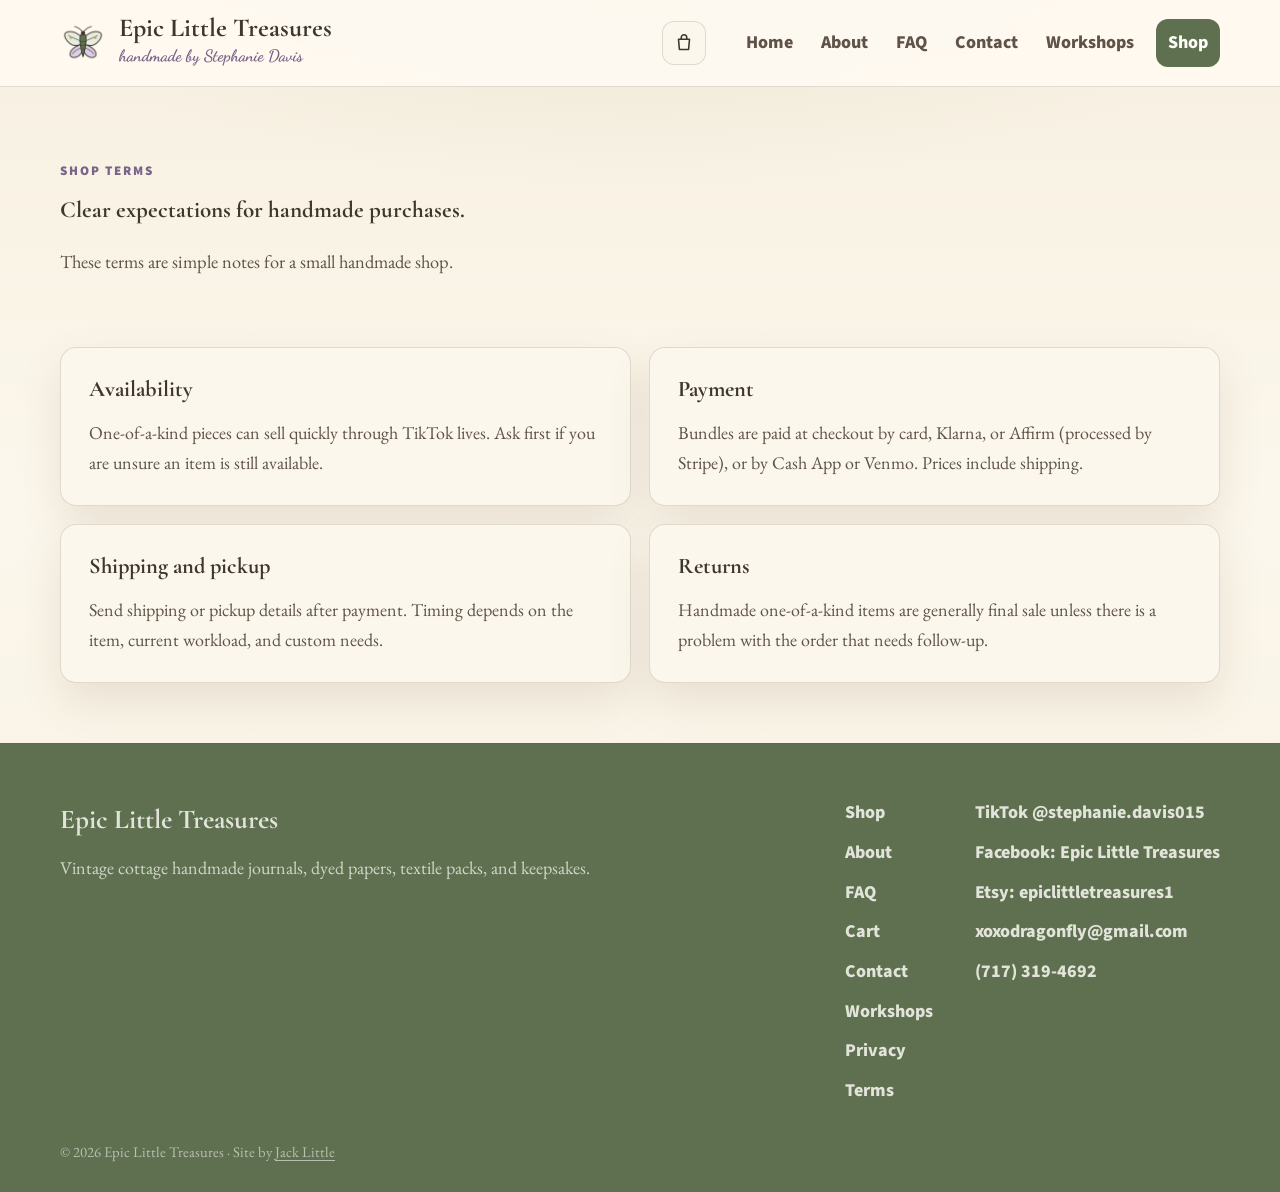
<file: terms.html>
<!DOCTYPE html>
<html lang="en">
  <head>
    <meta charset="UTF-8" />
    <meta name="viewport" content="width=device-width, initial-scale=1.0" />
    <meta name="description" content="Shop terms for Epic Little Treasures handmade products." />
    <title>Shop Terms | Epic Little Treasures</title>
    <link rel="canonical" href="https://www.epiclittletreasures.com/terms" />
    <link rel="icon" href="assets/favicon.svg" type="image/svg+xml" />
    <link rel="preconnect" href="https://fonts.googleapis.com" />
    <link rel="preconnect" href="https://fonts.gstatic.com" crossorigin />
    <link
      href="https://fonts.googleapis.com/css2?family=Cormorant+Garamond:wght@500;700&family=EB+Garamond:wght@400;600&family=Dancing+Script:wght@600;700&family=Source+Sans+3:wght@400;600;700;800&display=swap"
      rel="stylesheet"
    />
    <link rel="stylesheet" href="styles.css?v=35" />
  </head>
  <body>
    <header class="site-header">
      <div class="header-inner page-shell">
        <a class="brand" href="index.html" aria-label="Epic Little Treasures home">
          <img class="brand-mark" src="assets/moth.png" alt="" aria-hidden="true" width="46" height="46" />
          <span class="brand-text">
            <span class="brand-name">Epic Little Treasures</span>
            <span class="brand-note">handmade by Stephanie Davis</span>
          </span>
        </a>
        <button class="nav-toggle" type="button" aria-label="Menu" aria-expanded="false" aria-controls="primary-nav">
          <span></span><span></span><span></span>
        </button>
        <nav class="site-nav" id="primary-nav" aria-label="Primary navigation">
          <a href="index.html">Home</a>
          <a href="about.html">About</a>
          <a href="faq.html">FAQ</a>
          <a href="contact.html">Contact</a>
          <a href="workshops.html">Workshops</a>
          <a class="nav-button" href="treasures.html">Shop</a>
        </nav>
      </div>
    </header>

    <main>
      <section class="page-hero page-shell">
        <p class="eyebrow">Shop terms</p>
        <h1>Clear expectations for handmade purchases.</h1>
        <p>
          These terms are simple notes for a small handmade shop.
        </p>
      </section>
      <section class="section compact-top">
        <div class="faq-list page-shell">
          <article>
            <h2>Availability</h2>
            <p>One-of-a-kind pieces can sell quickly through TikTok lives. Ask first if you are unsure an item is still available.</p>
          </article>
          <article>
            <h2>Payment</h2>
            <p>Bundles are paid at checkout by card, Klarna, or Affirm (processed by Stripe), or by Cash App or Venmo. Prices include shipping.</p>
          </article>
          <article>
            <h2>Shipping and pickup</h2>
            <p>Send shipping or pickup details after payment. Timing depends on the item, current workload, and custom needs.</p>
          </article>
          <article>
            <h2>Returns</h2>
            <p>Handmade one-of-a-kind items are generally final sale unless there is a problem with the order that needs follow-up.</p>
          </article>
        </div>
      </section>
    </main>

    <footer class="site-footer">
      <div class="footer-grid page-shell">
        <div>
          <a class="footer-brand" href="index.html">Epic Little Treasures</a>
          <p>Vintage cottage handmade journals, dyed papers, textile packs, and keepsakes.</p>
        </div>
        <nav aria-label="Footer navigation">
          <a href="treasures.html">Shop</a>
          <a href="about.html">About</a>
          <a href="faq.html">FAQ</a>
          <a href="cart.html">Cart</a>
          <a href="contact.html">Contact</a>
          <a href="workshops.html">Workshops</a>
          <a href="privacy.html">Privacy</a>
          <a href="terms.html">Terms</a>
        </nav>
        <div class="footer-contact">
          <a href="https://www.tiktok.com/@stephanie.davis015">TikTok @stephanie.davis015</a>
          <a href="https://www.facebook.com/share/1bYBP86bQM/">Facebook: Epic Little Treasures</a>
          <a href="https://www.etsy.com/shop/epiclittletreasures1">Etsy: epiclittletreasures1</a>
          <a href="mailto:xoxodragonfly@gmail.com">xoxodragonfly@gmail.com</a>
          <a href="tel:+17173194692">(717) 319-4692</a>
        </div>
      </div>
      <p class="copyright page-shell">&copy; 2026 Epic Little Treasures &middot; Site by <a href="https://www.aphelionsystems.dev" target="_blank" rel="noopener">Jack Little</a></p>
    </footer>
    <div class="mobile-cta-bar" aria-label="Quick actions">
      <a href="treasures.html">Shop</a>
      <a href="cart.html">Cart</a>
      <a href="contact.html">Contact</a>
    </div>

    <script src="script.js?v=35"></script>
  </body>
</html>
</file>
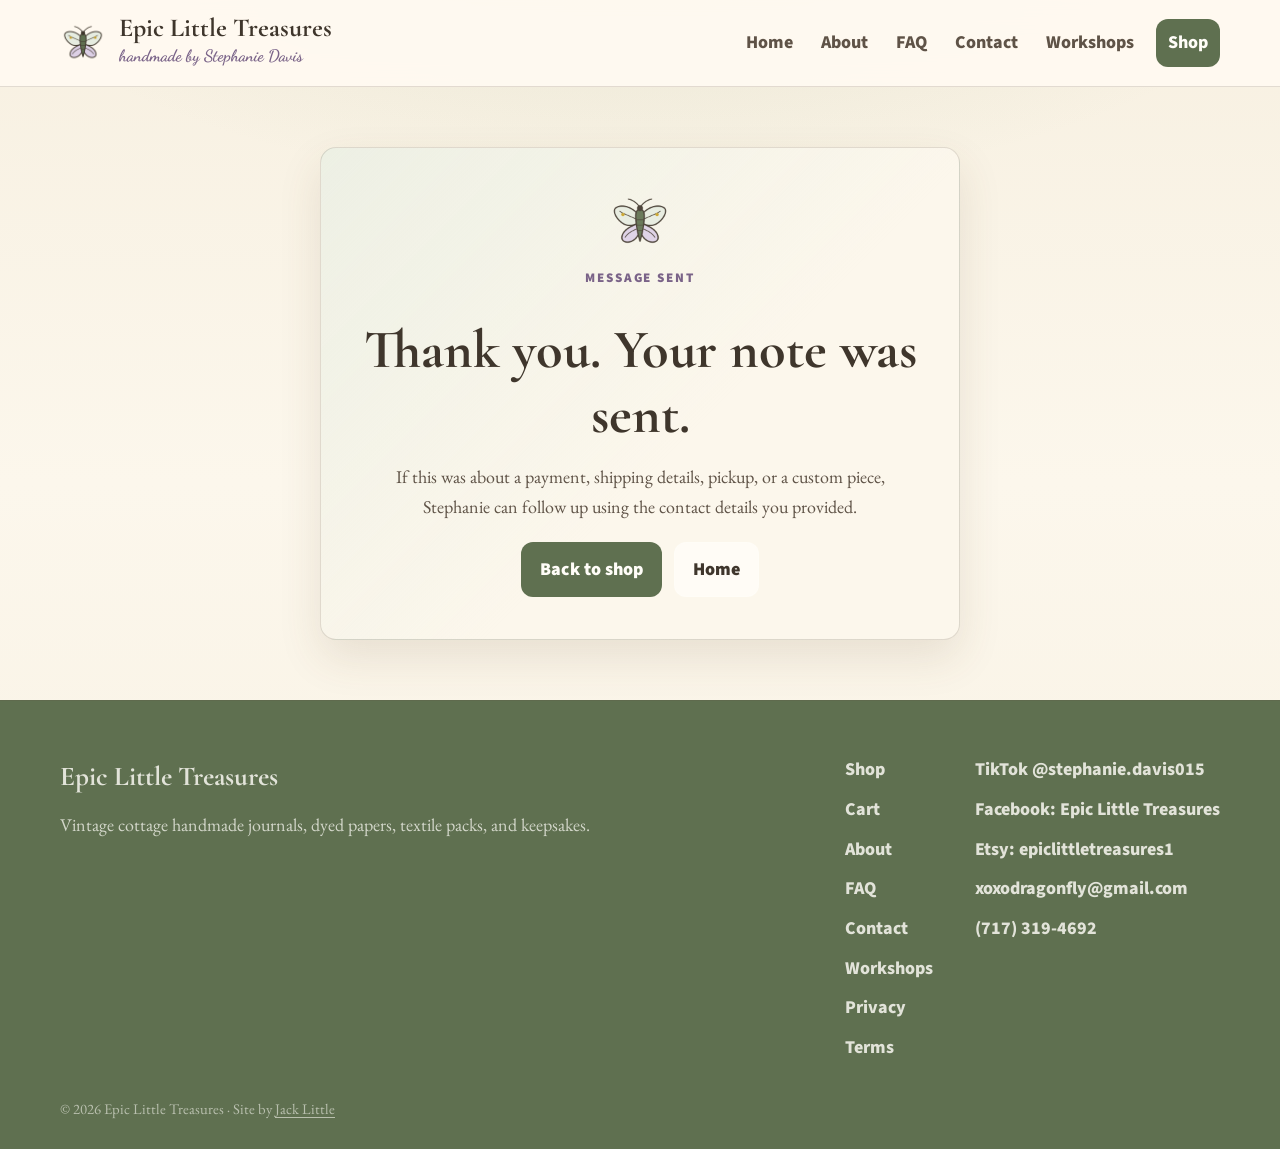
<file: thank-you.html>
<!DOCTYPE html>
<html lang="en">
  <head>
    <meta charset="UTF-8" />
    <meta name="viewport" content="width=device-width, initial-scale=1.0" />
    <meta name="description" content="Thank you for your Epic Little Treasures order." />
    <meta name="robots" content="noindex" />
    <title>Thank You | Epic Little Treasures</title>
    <link rel="icon" href="assets/favicon.svg" type="image/svg+xml" />
    <link rel="preconnect" href="https://fonts.googleapis.com" />
    <link rel="preconnect" href="https://fonts.gstatic.com" crossorigin />
    <link
      href="https://fonts.googleapis.com/css2?family=Cormorant+Garamond:wght@500;700&family=EB+Garamond:wght@400;600&family=Dancing+Script:wght@600;700&family=Source+Sans+3:wght@400;600;700;800&display=swap"
      rel="stylesheet"
    />
    <link rel="stylesheet" href="styles.css?v=35" />
  </head>
  <body>
    <header class="site-header">
      <div class="header-inner page-shell">
        <a class="brand" href="index.html" aria-label="Epic Little Treasures home">
          <img class="brand-mark" src="assets/moth.png" alt="" aria-hidden="true" width="46" height="46" />
          <span class="brand-text">
            <span class="brand-name">Epic Little Treasures</span>
            <span class="brand-note">handmade by Stephanie Davis</span>
          </span>
        </a>
        <button class="nav-toggle" type="button" aria-label="Menu" aria-expanded="false" aria-controls="primary-nav">
          <span></span><span></span><span></span>
        </button>
        <nav class="site-nav" id="primary-nav" aria-label="Primary navigation">
          <a href="index.html">Home</a>
          <a href="about.html">About</a>
          <a href="faq.html">FAQ</a>
          <a href="contact.html">Contact</a>
          <a href="workshops.html">Workshops</a>
          <a class="nav-button" href="treasures.html">Shop</a>
        </nav>
      </div>
    </header>

    <main>
      <section class="section">
        <div class="page-shell">
          <article class="checkout-card confirm-card">
            <img class="confirm-mark" src="assets/moth.png" alt="" aria-hidden="true" width="64" height="64" />
            <p class="eyebrow" id="ty-eyebrow">Message sent</p>
            <h1 id="ty-heading">Thank you. Your note was sent.</h1>
            <p id="ty-lead">
              If this was about a payment, shipping details, pickup, or a custom piece,
              Stephanie can follow up using the contact details you provided.
            </p>
            <div class="hero-actions confirm-actions">
              <a class="button button-primary" href="treasures.html">Back to shop</a>
              <a class="button button-secondary" href="index.html">Home</a>
            </div>
          </article>
        </div>
      </section>
    </main>

    <footer class="site-footer">
      <div class="footer-grid page-shell">
        <div>
          <a class="footer-brand" href="index.html">Epic Little Treasures</a>
          <p>Vintage cottage handmade journals, dyed papers, textile packs, and keepsakes.</p>
        </div>
        <nav aria-label="Footer navigation">
          <a href="treasures.html">Shop</a>
          <a href="cart.html">Cart</a>
          <a href="about.html">About</a>
          <a href="faq.html">FAQ</a>
          <a href="contact.html">Contact</a>
          <a href="workshops.html">Workshops</a>
          <a href="privacy.html">Privacy</a>
          <a href="terms.html">Terms</a>
        </nav>
        <div class="footer-contact">
          <a href="https://www.tiktok.com/@stephanie.davis015">TikTok @stephanie.davis015</a>
          <a href="https://www.facebook.com/share/1bYBP86bQM/">Facebook: Epic Little Treasures</a>
          <a href="https://www.etsy.com/shop/epiclittletreasures1">Etsy: epiclittletreasures1</a>
          <a href="mailto:xoxodragonfly@gmail.com">xoxodragonfly@gmail.com</a>
          <a href="tel:+17173194692">(717) 319-4692</a>
        </div>
      </div>
      <p class="copyright page-shell">&copy; 2026 Epic Little Treasures &middot; Site by <a href="https://www.aphelionsystems.dev" target="_blank" rel="noopener">Jack Little</a></p>
    </footer>
    <div class="mobile-cta-bar" aria-label="Quick actions">
      <a href="treasures.html">Shop</a>
      <a href="cart.html">Cart</a>
      <a href="contact.html">Contact</a>
    </div>

    <script>
      // When Stripe sends a paid buyer back here, empty their cart, switch the
      // copy to an order confirmation, and tell the shop about the paid order.
      // (Contact-form visitors keep the default "message sent" wording.)
      (function () {
        var params = new URLSearchParams(location.search);
        if (params.get("order") !== "success") return;
        try {
          localStorage.removeItem("elt-cart-v1");
        } catch (e) {}
        var eyebrow = document.getElementById("ty-eyebrow");
        var heading = document.getElementById("ty-heading");
        var lead = document.getElementById("ty-lead");
        if (eyebrow) eyebrow.textContent = "Order received";
        if (heading) heading.textContent = "Thank you! Your order is in.";
        if (lead) {
          lead.textContent =
            "Your payment went through and your bundle preferences came along with it. Stephanie will hand-pick your pulls and ship them out, and a receipt is on its way from Stripe.";
        }
        var sid = params.get("session_id");
        if (!sid) return;
        var key = "elt-notified-" + sid;
        var seen = null;
        try {
          seen = localStorage.getItem(key);
        } catch (e) {}
        if (seen) return;
        try {
          localStorage.setItem(key, "1");
        } catch (e) {}
        fetch("/api/order-notify", {
          method: "POST",
          headers: { "Content-Type": "application/json" },
          body: JSON.stringify({ session_id: sid }),
        }).catch(function () {});
      })();
    </script>
  </body>
</html>
</file>
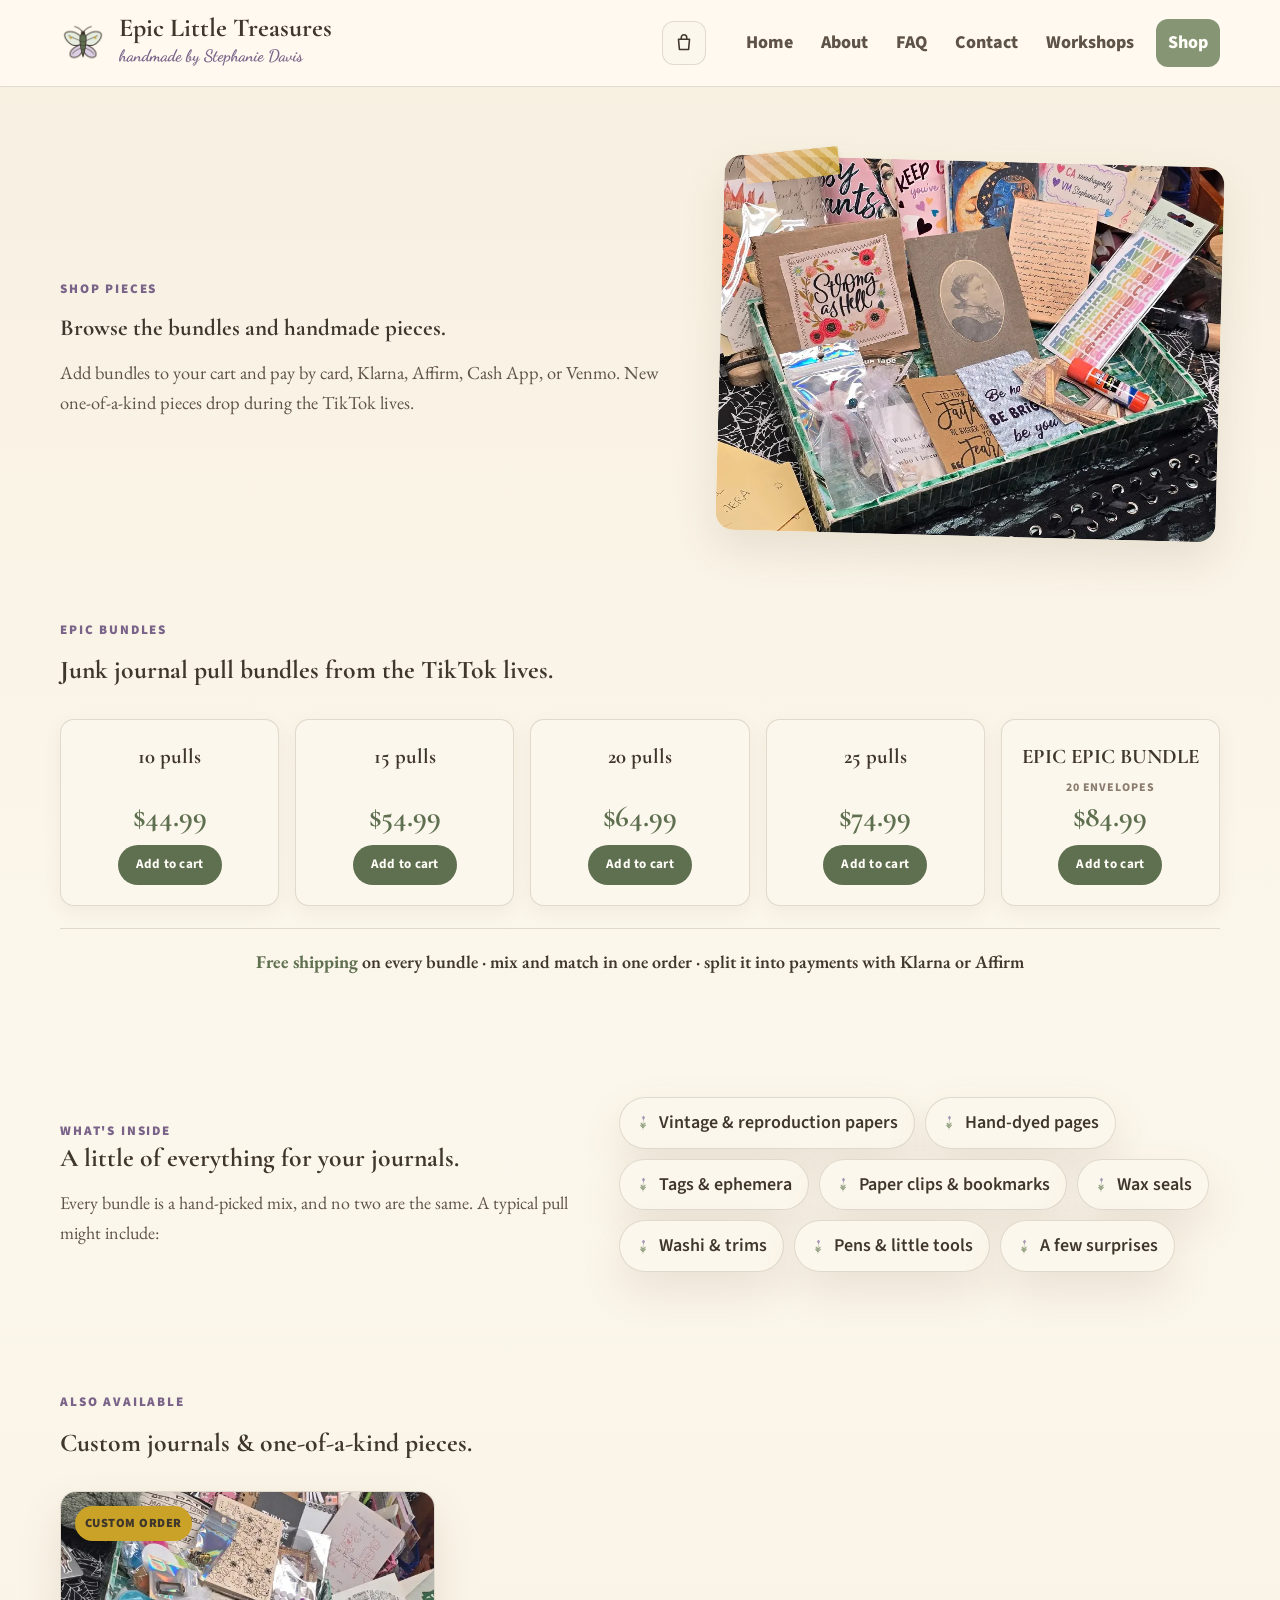
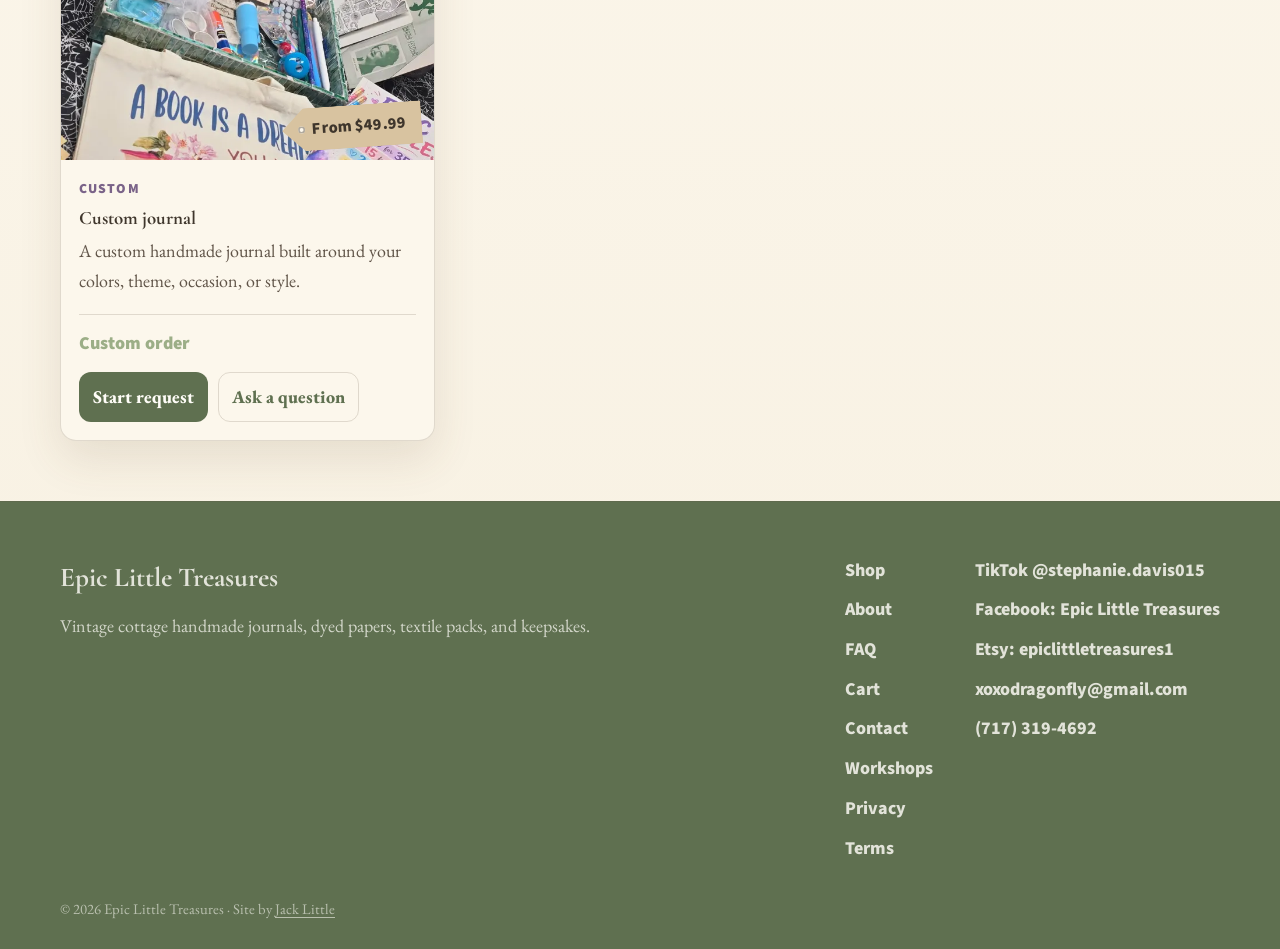
<file: treasures.html>
<!DOCTYPE html>
<html lang="en">
  <head>
    <meta charset="UTF-8" />
    <meta name="viewport" content="width=device-width, initial-scale=1.0" />
    <meta
      name="description"
      content="Shop Epic Little Treasures junk journal bundles and custom handmade journals. Add bundles to your cart and pay by card, Klarna, Affirm, Cash App, or Venmo. Free shipping on every bundle."
    />
    <meta property="og:title" content="Shop | Epic Little Treasures" />
    <meta property="og:description" content="Junk journal bundles pulled live on TikTok, plus custom handmade journals. Free shipping on every bundle." />
    <meta property="og:image" content="https://www.epiclittletreasures.com/assets/og-image.jpg" />
    <meta property="og:url" content="https://www.epiclittletreasures.com/treasures" />
    <meta name="twitter:card" content="summary_large_image" />
    <link rel="canonical" href="https://www.epiclittletreasures.com/treasures" />
    <link rel="icon" href="assets/favicon.svg" type="image/svg+xml" />
    <title>Shop | Epic Little Treasures</title>
    <link rel="preconnect" href="https://fonts.googleapis.com" />
    <link rel="preconnect" href="https://fonts.gstatic.com" crossorigin />
    <link
      href="https://fonts.googleapis.com/css2?family=Cormorant+Garamond:wght@500;700&family=EB+Garamond:wght@400;600&family=Dancing+Script:wght@600;700&family=Source+Sans+3:wght@400;600;700;800&display=swap"
      rel="stylesheet"
    />
    <link rel="stylesheet" href="styles.css?v=35" />
    <script type="application/ld+json">
      {
        "@context": "https://schema.org",
        "@type": "ItemList",
        "name": "Epic Little Treasures Current Catalog",
        "url": "https://www.epiclittletreasures.com/treasures",
        "itemListElement": [
          { "@type": "ListItem", "position": 1, "name": "Junk journal pull bundles" },
          { "@type": "ListItem", "position": 2, "name": "Custom handmade journals and keepsakes" }
        ]
      }
    </script>
  </head>
  <body>
    <header class="site-header">
      <div class="header-inner page-shell">
        <a class="brand" href="index.html" aria-label="Epic Little Treasures home">
          <img class="brand-mark" src="assets/moth.png" alt="" aria-hidden="true" width="46" height="46" />
          <span class="brand-text">
            <span class="brand-name">Epic Little Treasures</span>
            <span class="brand-note">handmade by Stephanie Davis</span>
          </span>
        </a>
        <button class="nav-toggle" type="button" aria-label="Menu" aria-expanded="false" aria-controls="primary-nav">
          <span></span><span></span><span></span>
        </button>
        <nav class="site-nav" id="primary-nav" aria-label="Primary navigation">
          <a href="index.html">Home</a>
          <a href="about.html">About</a>
          <a href="faq.html">FAQ</a>
          <a href="contact.html">Contact</a>
          <a href="workshops.html">Workshops</a>
          <a class="nav-button" href="treasures.html" aria-current="page">Shop</a>
        </nav>
      </div>
    </header>

    <main>
      <section class="page-hero">
        <div class="page-shell shop-hero-feature">
          <div>
            <p class="eyebrow">Shop pieces</p>
            <h1>Browse the bundles and handmade pieces.</h1>
            <p>
              Add bundles to your cart and pay by card, Klarna, Affirm, Cash App, or Venmo.
              New one-of-a-kind pieces drop during the TikTok lives.
            </p>
          </div>
          <figure class="shop-hero-photo">
            <img src="assets/shop-hero.webp" alt="A junk journal bundle tray of vintage papers, cards, stickers, and supplies" width="946" height="710" />
            <span class="tape tape-peach"></span>
          </figure>
        </div>
      </section>

      <section class="section bundles-section" aria-labelledby="bundles-title">
        <div class="section-heading page-shell">
          <div>
            <p class="eyebrow">Epic bundles</p>
            <h2 id="bundles-title">Junk journal pull bundles from the TikTok lives.</h2>
          </div>
        </div>
        <div class="bundle-tiers page-shell" data-bundle-tiers></div>
        <p class="bundle-note page-shell"><strong>Free shipping</strong> on every bundle &middot; mix and match in one order &middot; split it into payments with Klarna or Affirm</p>
      </section>

      <section class="section bundle-includes-section" aria-labelledby="includes-title">
        <div class="includes-layout page-shell">
          <div>
            <p class="eyebrow">What's inside</p>
            <h2 id="includes-title">A little of everything for your journals.</h2>
            <p>Every bundle is a hand-picked mix, and no two are the same. A typical pull might include:</p>
          </div>
          <ul class="includes-list">
            <li>Vintage &amp; reproduction papers</li>
            <li>Hand-dyed pages</li>
            <li>Tags &amp; ephemera</li>
            <li>Paper clips &amp; bookmarks</li>
            <li>Wax seals</li>
            <li>Washi &amp; trims</li>
            <li>Pens &amp; little tools</li>
            <li>A few surprises</li>
          </ul>
        </div>
      </section>

      <section class="section">
        <div class="section-heading page-shell">
          <div>
            <p class="eyebrow">Also available</p>
            <h2>Custom journals &amp; one-of-a-kind pieces.</h2>
          </div>
        </div>
        <div class="product-list page-shell" data-products="nonbundle"></div>
      </section>
    </main>

    <footer class="site-footer">
      <div class="footer-grid page-shell">
        <div>
          <a class="footer-brand" href="index.html">Epic Little Treasures</a>
          <p>Vintage cottage handmade journals, dyed papers, textile packs, and keepsakes.</p>
        </div>
        <nav aria-label="Footer navigation">
          <a href="treasures.html">Shop</a>
          <a href="about.html">About</a>
          <a href="faq.html">FAQ</a>
          <a href="cart.html">Cart</a>
          <a href="contact.html">Contact</a>
          <a href="workshops.html">Workshops</a>
          <a href="privacy.html">Privacy</a>
          <a href="terms.html">Terms</a>
        </nav>
        <div class="footer-contact">
          <a href="https://www.tiktok.com/@stephanie.davis015">TikTok @stephanie.davis015</a>
          <a href="https://www.facebook.com/share/1bYBP86bQM/">Facebook: Epic Little Treasures</a>
          <a href="https://www.etsy.com/shop/epiclittletreasures1">Etsy: epiclittletreasures1</a>
          <a href="mailto:xoxodragonfly@gmail.com">xoxodragonfly@gmail.com</a>
          <a href="tel:+17173194692">(717) 319-4692</a>
        </div>
      </div>
      <p class="copyright page-shell">&copy; 2026 Epic Little Treasures &middot; Site by <a href="https://www.aphelionsystems.dev" target="_blank" rel="noopener">Jack Little</a></p>
    </footer>
    <div class="mobile-cta-bar" aria-label="Quick actions">
      <a href="treasures.html">Shop</a>
      <a href="cart.html">Cart</a>
      <a href="contact.html">Contact</a>
    </div>

    <script src="script.js?v=35"></script>
  </body>
</html>
</file>
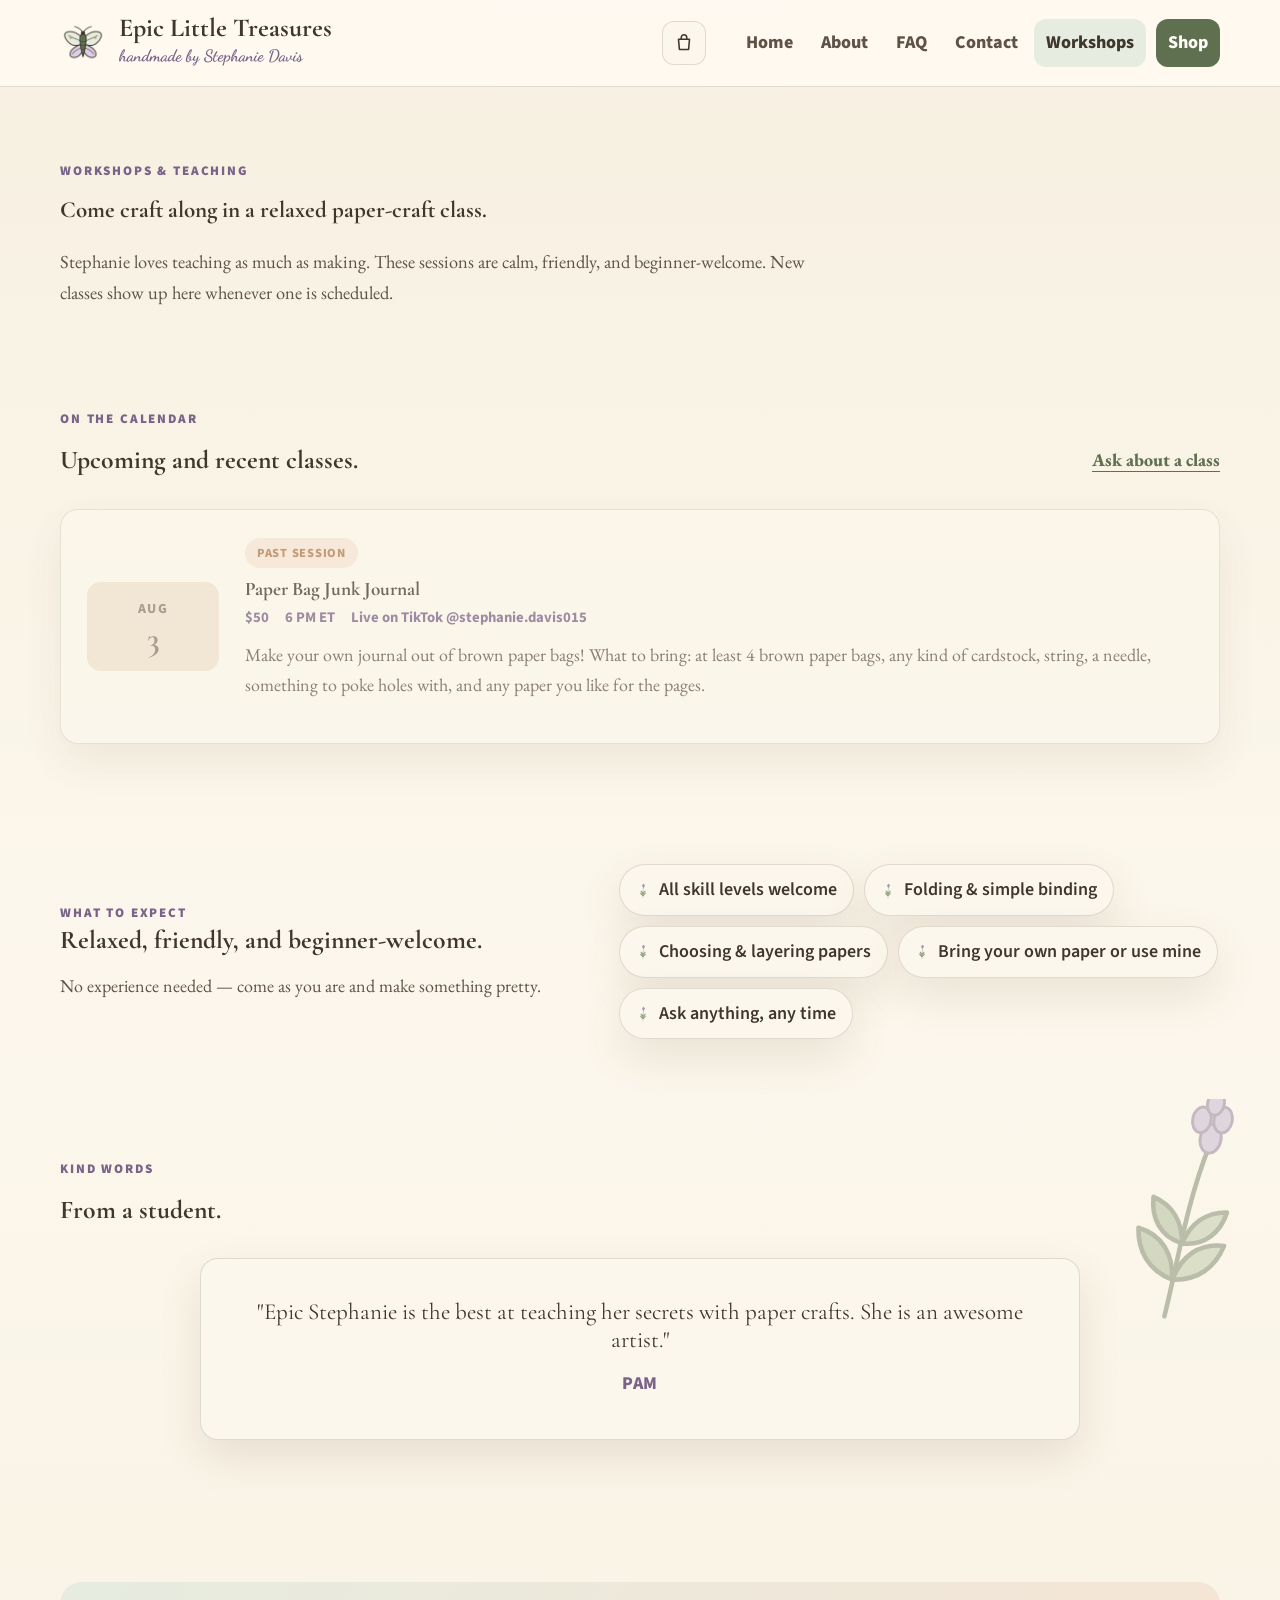
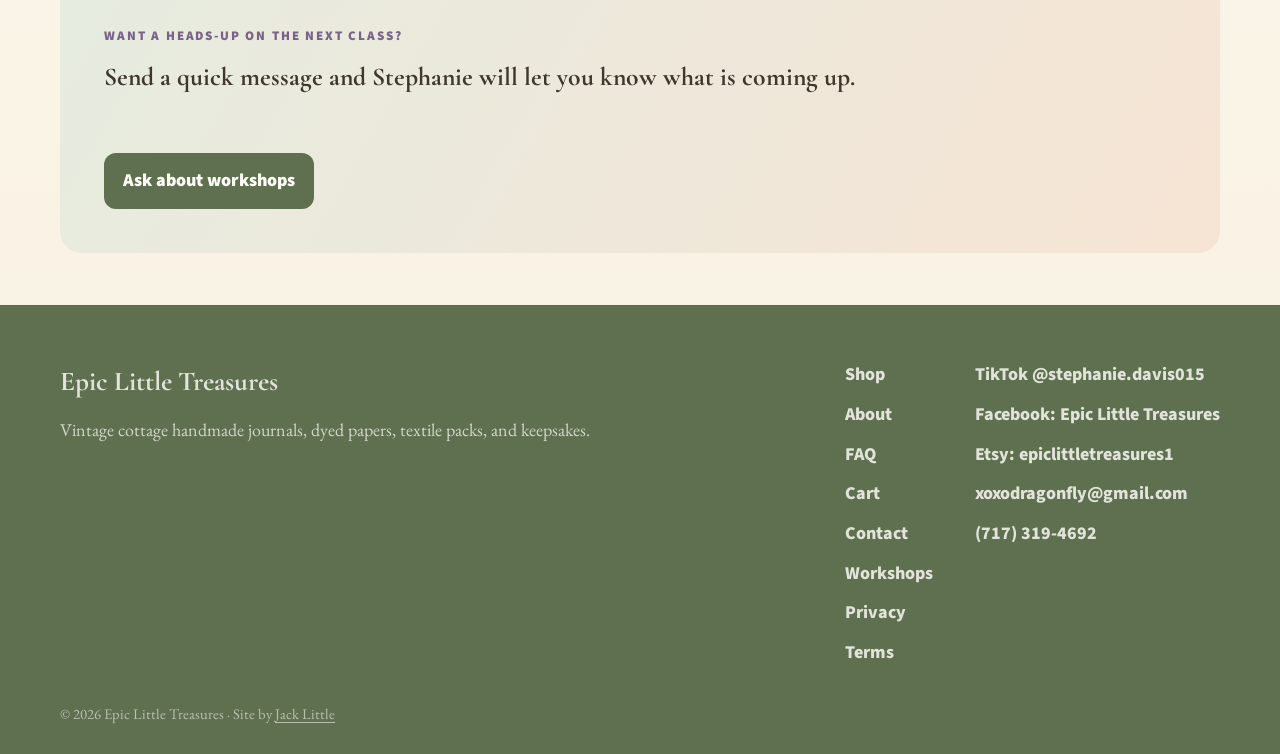
<file: workshops.html>
<!DOCTYPE html>
<html lang="en">
  <head>
    <meta charset="UTF-8" />
    <meta name="viewport" content="width=device-width, initial-scale=1.0" />
    <meta
      name="description"
      content="Join Epic Little Treasures paper-craft and junk journal workshops with Stephanie Davis. See upcoming classes, times, and how to save your spot."
    />
    <meta property="og:title" content="Workshops | Epic Little Treasures" />
    <meta property="og:description" content="Relaxed, beginner-friendly junk journal and paper-craft teaching sessions with Stephanie Davis." />
    <meta property="og:image" content="https://www.epiclittletreasures.com/assets/og-image.jpg" />
    <meta property="og:url" content="https://www.epiclittletreasures.com/workshops" />
    <meta name="twitter:card" content="summary_large_image" />
    <link rel="canonical" href="https://www.epiclittletreasures.com/workshops" />
    <link rel="icon" href="assets/favicon.svg" type="image/svg+xml" />
    <title>Workshops | Epic Little Treasures</title>
    <link rel="preconnect" href="https://fonts.googleapis.com" />
    <link rel="preconnect" href="https://fonts.gstatic.com" crossorigin />
    <link
      href="https://fonts.googleapis.com/css2?family=Cormorant+Garamond:wght@500;700&family=EB+Garamond:wght@400;600&family=Dancing+Script:wght@600;700&family=Source+Sans+3:wght@400;600;700;800&display=swap"
      rel="stylesheet"
    />
    <link rel="stylesheet" href="styles.css?v=35" />
  </head>
  <body>
    <header class="site-header">
      <div class="header-inner page-shell">
        <a class="brand" href="index.html" aria-label="Epic Little Treasures home">
          <img class="brand-mark" src="assets/moth.png" alt="" aria-hidden="true" width="46" height="46" />
          <span class="brand-text">
            <span class="brand-name">Epic Little Treasures</span>
            <span class="brand-note">handmade by Stephanie Davis</span>
          </span>
        </a>
        <button class="nav-toggle" type="button" aria-label="Menu" aria-expanded="false" aria-controls="primary-nav">
          <span></span><span></span><span></span>
        </button>
        <nav class="site-nav" id="primary-nav" aria-label="Primary navigation">
          <a href="index.html">Home</a>
          <a href="about.html">About</a>
          <a href="faq.html">FAQ</a>
          <a href="contact.html">Contact</a>
          <a href="workshops.html" aria-current="page">Workshops</a>
          <a class="nav-button" href="treasures.html">Shop</a>
        </nav>
      </div>
    </header>

    <main>
      <section class="page-hero page-shell" aria-labelledby="workshops-title">
        <p class="eyebrow">Workshops &amp; teaching</p>
        <h1 id="workshops-title">Come craft along in a relaxed paper-craft class.</h1>
        <p>
          Stephanie loves teaching as much as making. These sessions are calm, friendly, and
          beginner-welcome. New classes show up here whenever one is scheduled.
        </p>
      </section>

      <section class="section">
        <div class="section-heading page-shell">
          <div>
            <p class="eyebrow">On the calendar</p>
            <h2>Upcoming and recent classes.</h2>
          </div>
          <a class="text-link" href="contact.html?item=workshop">Ask about a class</a>
        </div>
        <div class="workshop-list page-shell" data-workshops="all"></div>
      </section>

      <section class="section bundle-includes-section" aria-labelledby="expect-title">
        <div class="includes-layout page-shell">
          <div>
            <p class="eyebrow">What to expect</p>
            <h2 id="expect-title">Relaxed, friendly, and beginner-welcome.</h2>
            <p>No experience needed &mdash; come as you are and make something pretty.</p>
          </div>
          <ul class="includes-list">
            <li>All skill levels welcome</li>
            <li>Folding &amp; simple binding</li>
            <li>Choosing &amp; layering papers</li>
            <li>Bring your own paper or use mine</li>
            <li>Ask anything, any time</li>
          </ul>
        </div>
      </section>

      <section class="section review-section" aria-labelledby="w-review-title">
        <div class="section-heading page-shell">
          <div>
            <p class="eyebrow">Kind words</p>
            <h2 id="w-review-title">From a student.</h2>
          </div>
        </div>
        <blockquote class="review-feature page-shell">
          <p>"Epic Stephanie is the best at teaching her secrets with paper crafts. She is an awesome artist."</p>
          <span>Pam</span>
        </blockquote>
      </section>

      <section class="cta-band" aria-labelledby="w-cta-title">
        <div class="page-shell cta-layout">
          <div>
            <p class="eyebrow">Want a heads-up on the next class?</p>
            <h2 id="w-cta-title">Send a quick message and Stephanie will let you know what is coming up.</h2>
          </div>
          <div class="cta-actions">
            <a class="button button-primary" href="contact.html?item=workshop">Ask about workshops</a>
          </div>
        </div>
      </section>
    </main>

    <footer class="site-footer">
      <div class="footer-grid page-shell">
        <div>
          <a class="footer-brand" href="index.html">Epic Little Treasures</a>
          <p>Vintage cottage handmade journals, dyed papers, textile packs, and keepsakes.</p>
        </div>
        <nav aria-label="Footer navigation">
          <a href="treasures.html">Shop</a>
          <a href="about.html">About</a>
          <a href="faq.html">FAQ</a>
          <a href="cart.html">Cart</a>
          <a href="contact.html">Contact</a>
          <a href="workshops.html">Workshops</a>
          <a href="privacy.html">Privacy</a>
          <a href="terms.html">Terms</a>
        </nav>
        <div class="footer-contact">
          <a href="https://www.tiktok.com/@stephanie.davis015">TikTok @stephanie.davis015</a>
          <a href="https://www.facebook.com/share/1bYBP86bQM/">Facebook: Epic Little Treasures</a>
          <a href="https://www.etsy.com/shop/epiclittletreasures1">Etsy: epiclittletreasures1</a>
          <a href="mailto:xoxodragonfly@gmail.com">xoxodragonfly@gmail.com</a>
          <a href="tel:+17173194692">(717) 319-4692</a>
        </div>
      </div>
      <p class="copyright page-shell">&copy; 2026 Epic Little Treasures &middot; Site by <a href="https://www.aphelionsystems.dev" target="_blank" rel="noopener">Jack Little</a></p>
    </footer>
    <div class="mobile-cta-bar" aria-label="Quick actions">
      <a href="treasures.html">Shop</a>
      <a href="cart.html">Cart</a>
      <a href="contact.html">Contact</a>
    </div>

    <script src="script.js?v=35"></script>
  </body>
</html>
</file>
<file: styles.css>
:root {
  color-scheme: light;
  /* Ink + neutrals */
  --ink: #3f362c;
  --body: #5f5347;
  --muted: #8b7d6e;
  /* Paper / canvas */
  --ivory: #f7f0e1;
  --cream: #fcf7ec;
  --linen: #efe3cd;
  /* Botanical palette (sage / mustard / cream / peach + lavender) */
  --sage: #9cae87;
  --sage-deep: #5f7050;
  --sage-soft: #e6ece0;
  --mustard: #c9a227;
  --mustard-soft: #f0e3c2;
  --peach: #e8b894;
  --peach-soft: #f6e4d4;
  --lavender: #b5a8cb;
  --lavender-soft: #ece7f1;
  --plum: #7a6388; /* deep lavender for small accents + eyebrows */
  --clay: #b07a4f;
  --sold: #ad8d88; /* muted mauve for sold-out tags */
  /* Legacy aliases so existing rules pick up the new palette */
  --rose: var(--plum);
  --rose-soft: var(--peach-soft);
  --line: rgba(95, 80, 60, 0.18);
  --shadow: 0 18px 44px rgba(95, 70, 45, 0.12);
  /* Type */
  --font-display: "Cormorant Garamond", Georgia, serif;
  --font-body: "EB Garamond", Georgia, serif;
  --font-script: "Dancing Script", "Brush Script MT", cursive;
  --font-ui: "Source Sans 3", system-ui, -apple-system, "Segoe UI", sans-serif;
  --max: 1160px;
}

* {
  box-sizing: border-box;
}

html {
  scroll-behavior: smooth;
}

body {
  margin: 0;
  min-height: 100vh;
  background:
    linear-gradient(180deg, rgba(244, 234, 220, 0.78), rgba(255, 253, 248, 0.96) 36%, var(--ivory)),
    var(--ivory);
  color: var(--ink);
  font-family: "Source Sans 3", Arial, sans-serif;
  font-size: 18px;
  line-height: 1.65;
}

img {
  display: block;
  max-width: 100%;
  /* width/height attributes reserve space while loading; CSS sizing still wins */
  height: auto;
}

a {
  color: inherit;
  text-decoration: none;
}

button,
input,
select,
textarea {
  font: inherit;
}

.page-shell {
  width: min(var(--max), calc(100% - 40px));
  margin-inline: auto;
}

.site-header {
  position: sticky;
  top: 0;
  z-index: 20;
  background: rgba(255, 250, 241, 0.93);
  border-bottom: 1px solid var(--line);
  backdrop-filter: blur(14px);
}

.header-inner {
  display: flex;
  align-items: center;
  justify-content: space-between;
  gap: 28px;
  min-height: 86px;
  padding-block: 14px;
}

.brand {
  display: grid;
  gap: 1px;
  min-width: 230px;
}

.brand-name,
.footer-brand {
  color: var(--ink);
  font-family: "Cormorant Garamond", Georgia, serif;
  font-weight: 700;
  letter-spacing: 0;
}

.brand-name {
  font-size: 1.95rem;
  line-height: 0.94;
}

.brand-note {
  color: var(--muted);
  font-size: 0.86rem;
  font-weight: 700;
  letter-spacing: 0.04em;
  text-transform: uppercase;
}

.site-nav {
  display: flex;
  align-items: center;
  justify-content: flex-end;
  gap: 4px;
  flex-wrap: wrap;
}

.site-nav a {
  min-height: 42px;
  display: inline-flex;
  align-items: center;
  justify-content: center;
  padding: 9px 12px;
  border-radius: 8px;
  color: var(--body);
  font-weight: 800;
}

.site-nav a:hover,
.site-nav a:focus-visible,
.site-nav a[aria-current="page"] {
  color: var(--ink);
  background: var(--sage-soft);
}

.site-nav .nav-button {
  margin-left: 6px;
  color: #fffdf8;
  background: var(--sage);
}

.site-nav .nav-button:hover,
.site-nav .nav-button:focus-visible,
.site-nav .nav-button[aria-current="page"] {
  color: #fffdf8;
  background: color-mix(in srgb, var(--sage) 86%, black);
}

.home-hero {
  position: relative;
  min-height: min(690px, calc(100vh - 86px));
  display: grid;
  align-items: end;
  overflow: hidden;
  color: #fffdf8;
}

.home-hero-image,
.home-hero-overlay {
  position: absolute;
  inset: 0;
}

.home-hero-image {
  width: 100%;
  height: 100%;
  object-fit: cover;
}

.home-hero-overlay {
  background:
    linear-gradient(90deg, rgba(47, 39, 35, 0.8), rgba(47, 39, 35, 0.54) 46%, rgba(47, 39, 35, 0.12)),
    linear-gradient(180deg, rgba(47, 39, 35, 0.05), rgba(47, 39, 35, 0.58));
}

.home-hero-content {
  position: relative;
  z-index: 1;
  padding-block: 92px 76px;
}

.eyebrow {
  margin: 0 0 14px;
  color: var(--rose);
  font-size: 0.82rem;
  font-weight: 900;
  letter-spacing: 0.14em;
  text-transform: uppercase;
}

.home-hero .eyebrow {
  color: #efd2ce;
}

h1,
h2,
h3,
p {
  margin-top: 0;
}

h1,
h2,
h3 {
  color: var(--ink);
  font-family: "Cormorant Garamond", Georgia, serif;
  font-weight: 700;
  line-height: 1.02;
  letter-spacing: 0;
}

h1 {
  max-width: 790px;
  margin-bottom: 22px;
  font-size: clamp(3.25rem, 8vw, 6.8rem);
}

.home-hero h1 {
  color: #fffdf8;
}

h2 {
  margin-bottom: 16px;
  font-size: clamp(2.35rem, 4.2vw, 3.95rem);
}

h3 {
  margin-bottom: 10px;
  font-size: 1.72rem;
}

p {
  color: var(--body);
}

.home-hero p:not(.eyebrow) {
  max-width: 650px;
  margin-bottom: 30px;
  color: #f8eee4;
  font-size: 1.2rem;
}

.hero-actions,
.cta-actions,
.manager-actions {
  display: flex;
  align-items: center;
  gap: 12px;
  flex-wrap: wrap;
}

.button {
  min-height: 50px;
  display: inline-flex;
  align-items: center;
  justify-content: center;
  padding: 12px 18px;
  border: 1px solid transparent;
  border-radius: 8px;
  font-weight: 900;
  transition: transform 160ms ease, background 160ms ease, border-color 160ms ease;
}

.button:hover,
.button:focus-visible {
  transform: translateY(-1px);
}

.button-primary {
  color: #fffdf8;
  background: var(--sage);
}

.button-primary:hover,
.button-primary:focus-visible {
  background: color-mix(in srgb, var(--sage) 84%, black);
}

.button-secondary {
  color: var(--ink);
  border-color: rgba(255, 253, 248, 0.55);
  background: rgba(255, 253, 248, 0.84);
}

.section {
  padding-block: 60px;
}

.intro-panel {
  display: grid;
  grid-template-columns: repeat(3, 1fr);
  gap: 0;
  margin-top: -38px;
  position: relative;
  z-index: 2;
  border: 1px solid var(--line);
  border-radius: 8px;
  background: var(--cream);
  box-shadow: var(--shadow);
}

.intro-panel article {
  padding: 28px;
  border-right: 1px solid var(--line);
}

.intro-panel article:last-child {
  border-right: 0;
}

.intro-panel span,
.live-card span,
.buy-guide-grid span,
.values-grid span {
  display: inline-flex;
  margin-bottom: 18px;
  color: var(--rose);
  font-weight: 900;
}

.intro-panel h2 {
  font-size: 1.8rem;
}

.intro-panel p,
.product-card p,
.faq-list p,
.buy-guide-grid p,
.values-grid p {
  margin-bottom: 0;
}

.welcome-section {
  background: transparent;
}

.welcome-grid,
.live-layout,
.custom-layout,
.maker-layout,
.contact-layout,
.cta-layout {
  display: grid;
  gap: 46px;
  align-items: center;
}

.welcome-grid,
.live-layout {
  grid-template-columns: minmax(0, 0.9fr) minmax(300px, 0.72fr);
}

.section-heading {
  display: flex;
  align-items: end;
  justify-content: space-between;
  gap: 24px;
  margin-bottom: 34px;
}

.section-heading h2 {
  max-width: 740px;
  margin-bottom: 0;
}

.text-link {
  color: var(--sage);
  font-weight: 900;
  text-decoration: underline;
  text-underline-offset: 5px;
}

.product-row,
.product-list {
  display: grid;
  gap: 22px;
}

.product-row {
  grid-template-columns: repeat(3, 1fr);
}

.product-list {
  grid-template-columns: repeat(2, 1fr);
}

.product-list .product-card:first-child {
  grid-column: 1 / -1;
  display: grid;
  grid-template-columns: minmax(280px, 0.46fr) minmax(0, 1fr);
}

.product-list .product-card:first-child .product-photo {
  min-height: 100%;
  aspect-ratio: auto;
}

.product-card,
.live-card,
.faq-list article,
.values-grid article,
.buy-guide-grid article,
.contact-panel,
.contact-form,
.manager-card,
.json-output {
  border: 1px solid var(--line);
  border-radius: 8px;
  background: var(--cream);
  box-shadow: var(--shadow);
}

.product-card {
  overflow: hidden;
}

.product-photo {
  position: relative;
  display: block;
  aspect-ratio: 1 / 0.82;
  background: var(--linen);
  overflow: hidden;
}

.product-photo img {
  width: 100%;
  height: 100%;
  object-fit: cover;
  transition: transform 500ms ease;
}

.product-card:hover .product-photo img {
  transform: scale(1.03);
}

.status-badge {
  position: absolute;
  left: 14px;
  top: 14px;
  padding: 7px 10px;
  border-radius: 999px;
  color: #fffdf8;
  background: var(--sage);
  font-size: 0.78rem;
  font-weight: 900;
  letter-spacing: 0.04em;
  text-transform: uppercase;
}

.status-sold-out {
  background: var(--rose);
}

.status-custom-order {
  background: var(--clay);
}

.product-body {
  padding: 24px;
}

.product-topline {
  display: flex;
  align-items: center;
  justify-content: space-between;
  gap: 14px;
  margin-bottom: 12px;
}

.product-topline span {
  color: var(--rose);
  font-size: 0.86rem;
  font-weight: 900;
  letter-spacing: 0.08em;
  text-transform: uppercase;
}

.product-topline strong {
  min-width: 72px;
  display: inline-flex;
  justify-content: center;
  padding: 6px 10px;
  border-radius: 999px;
  color: #fffdf8;
  background: var(--clay);
  font-size: 0.98rem;
}

.product-detail {
  margin-top: -8px;
  margin-bottom: 16px;
}

.product-gallery {
  display: flex;
  gap: 8px;
  margin-top: 14px;
}

.product-gallery img {
  width: 64px;
  aspect-ratio: 1;
  border: 1px solid var(--line);
  border-radius: 8px;
  object-fit: cover;
}

.product-meta-line {
  margin: 18px 0 14px;
  padding-top: 14px;
  border-top: 1px solid var(--line);
  color: var(--sage);
  font-weight: 900;
}

.buy-links {
  display: flex;
  gap: 10px;
  flex-wrap: wrap;
}

.buy-links a,
.buy-links button {
  cursor: pointer;
  min-height: 42px;
  display: inline-flex;
  align-items: center;
  justify-content: center;
  padding: 9px 13px;
  border: 1px solid var(--line);
  border-radius: 8px;
  color: var(--sage);
  font-weight: 900;
}

.buy-links .buy-now-link {
  color: #fffdf8;
  border-color: transparent;
  background: var(--rose);
}

.buy-links a:hover,
.buy-links a:focus-visible,
.buy-links button:not(.buy-now-link):hover {
  border-color: var(--sage);
  background: var(--sage-soft);
}

.buy-links .buy-now-link:hover,
.buy-links .buy-now-link:focus-visible {
  filter: brightness(0.94);
}

.live-section {
  background: var(--sage-soft);
}

.live-card {
  padding: 32px;
}

.live-card h3 {
  font-size: 2.25rem;
}

.shop-path-grid {
  display: grid;
  grid-template-columns: repeat(4, 1fr);
  gap: 16px;
}

.shop-path-grid a {
  min-height: 178px;
  display: grid;
  align-content: end;
  gap: 10px;
  padding: 22px;
  border: 1px solid var(--line);
  border-radius: 8px;
  background:
    linear-gradient(180deg, rgba(255, 253, 248, 0.55), var(--cream)),
    var(--cream);
  box-shadow: var(--shadow);
  color: var(--body);
  font-weight: 700;
}

.shop-path-grid span {
  color: var(--ink);
  font-family: "Cormorant Garamond", Georgia, serif;
  font-size: 2rem;
  font-weight: 700;
  line-height: 1;
}

.page-hero {
  padding-block: 74px 24px;
}

.page-hero h1 {
  max-width: 900px;
}

.page-hero p:not(.eyebrow) {
  max-width: 760px;
  font-size: 1.15rem;
}

.how-buy-section,
.review-section {
  background: transparent;
}

.trust-grid,
.review-grid {
  display: grid;
  grid-template-columns: repeat(4, 1fr);
  gap: 18px;
}

.review-grid {
  grid-template-columns: repeat(3, 1fr);
}

.trust-grid article,
.review-grid article {
  padding: 26px;
  border: 1px solid var(--line);
  border-radius: 8px;
  background: var(--ivory);
  box-shadow: var(--shadow);
}

.review-grid p {
  color: var(--ink);
  font-family: "Cormorant Garamond", Georgia, serif;
  font-size: 1.55rem;
  line-height: 1.18;
}

.review-grid span {
  color: var(--muted);
  font-weight: 900;
}

.signup-section {
  background: var(--sage-soft);
}

.signup-panel {
  display: grid;
  grid-template-columns: minmax(0, 0.65fr) minmax(320px, 0.7fr);
  gap: 34px;
  align-items: center;
  padding: clamp(24px, 5vw, 42px);
  border: 1px solid var(--line);
  border-radius: 8px;
  background: var(--cream);
  box-shadow: var(--shadow);
}

.signup-form {
  display: grid;
  gap: 14px;
}

.signup-form label {
  display: grid;
  gap: 7px;
  color: var(--ink);
  font-weight: 900;
}

.signup-form input,
.signup-form select {
  min-height: 50px;
  border: 1px solid var(--line);
  border-radius: 8px;
  padding: 12px 13px;
  background: #fff;
  color: var(--ink);
}

.checkout-section {
  padding-top: 36px;
}

.checkout-card {
  display: grid;
  gap: 26px;
  padding: clamp(24px, 5vw, 42px);
  border: 1px solid var(--line);
  border-radius: 8px;
  background:
    linear-gradient(135deg, rgba(231, 237, 225, 0.72), transparent 58%),
    var(--cream);
  box-shadow: var(--shadow);
}

.checkout-card h2 {
  max-width: 760px;
}

.checkout-detail {
  grid-template-columns: minmax(0, 1fr);
}

.checkout-product {
  display: grid;
  grid-template-columns: minmax(220px, 0.38fr) minmax(0, 1fr);
  gap: 28px;
  align-items: center;
}

.checkout-product img {
  width: 100%;
  aspect-ratio: 1 / 0.78;
  object-fit: cover;
  border-radius: 8px;
}

.checkout-price {
  display: inline-flex;
  margin-top: 10px;
  padding: 8px 14px;
  border-radius: 999px;
  color: #fffdf8;
  background: var(--clay);
  font-size: 1.1rem;
}

.payment-panel {
  display: grid;
  gap: 14px;
  padding: 24px;
  border: 1px solid var(--line);
  border-radius: 8px;
  background: rgba(255, 253, 248, 0.72);
}

.payment-panel h3 {
  max-width: 760px;
  margin-bottom: 0;
  font-size: clamp(1.55rem, 3vw, 2.35rem);
}

.payment-actions {
  display: flex;
  gap: 12px;
  flex-wrap: wrap;
}

.checkout-note,
.checkout-disclaimer {
  margin-bottom: 0;
  color: var(--body);
  font-weight: 800;
}

/* Bundle personalization gate — buyers answer these before payment unlocks */
.bundle-questions {
  padding: 24px;
  border: 1px solid var(--sage);
  border-radius: 8px;
  background:
    linear-gradient(135deg, rgba(156, 174, 135, 0.16), transparent 62%),
    rgba(255, 253, 248, 0.85);
}

.bundle-questions .bq-head {
  display: grid;
  gap: 4px;
}

.bundle-questions .bq-head .form-title {
  font-size: clamp(1.4rem, 2.6vw, 1.9rem);
}

.bundle-lock-note {
  margin: 0;
  color: var(--body);
  font-weight: 600;
}

.bundle-questions label {
  align-content: start;
}

.bundle-q-error {
  margin: 0;
  color: #b5372f;
  font-weight: 800;
}

.bundle-questions.is-done {
  border-color: var(--line);
  opacity: 0.7;
}

.payment-locked[hidden] {
  display: none;
}

.checkout-steps {
  display: grid;
  gap: 12px;
  margin: 0;
  padding-left: 22px;
  color: var(--body);
}

.checkout-steps strong {
  color: var(--ink);
}

.checkout-followup {
  box-shadow: none;
}

.checkout-followup .button-secondary {
  border-color: var(--line);
}

.custom-layout {
  grid-template-columns: minmax(280px, 0.45fr) minmax(0, 0.7fr);
}

.custom-layout img {
  width: 100%;
  aspect-ratio: 1 / 0.9;
  object-fit: cover;
  border-radius: 8px;
  box-shadow: var(--shadow);
}

.price-list {
  display: grid;
  gap: 10px;
  margin: 22px 0;
}

.price-list div {
  display: flex;
  justify-content: space-between;
  gap: 18px;
  padding: 14px 0;
  border-bottom: 1px solid var(--line);
}

.price-list span {
  color: var(--ink);
  font-weight: 900;
}

.price-list strong {
  color: var(--clay);
}

.maker-layout {
  grid-template-columns: minmax(280px, 0.72fr) minmax(0, 0.88fr);
}

.photo-stack {
  position: relative;
  min-height: 470px;
}

.photo-stack img {
  position: absolute;
  border-radius: 8px;
  box-shadow: var(--shadow);
  object-fit: cover;
}

.photo-large {
  inset: 0 9% 13% 0;
  width: 82%;
  height: 78%;
}

.photo-small {
  right: 0;
  bottom: 0;
  width: 48%;
  aspect-ratio: 1 / 1;
  border: 8px solid var(--cream);
}

.values-grid,
.buy-guide-grid,
.faq-list {
  display: grid;
  gap: 18px;
}

.values-grid,
.buy-guide-grid {
  grid-template-columns: repeat(3, 1fr);
}

.faq-list {
  grid-template-columns: repeat(2, 1fr);
}

.values-grid article,
.buy-guide-grid article,
.faq-list article {
  padding: 28px;
}

.faq-list h2 {
  font-size: 2rem;
}

.contact-layout {
  grid-template-columns: minmax(280px, 0.42fr) minmax(0, 1fr);
  align-items: start;
}

.contact-panel {
  padding: 28px;
  background: var(--sage-soft);
}

.contact-links {
  display: grid;
  gap: 12px;
  margin-top: 24px;
}

.contact-links a {
  display: grid;
  gap: 3px;
  padding: 14px 0;
  border-top: 1px solid var(--line);
  color: var(--ink);
  font-weight: 900;
}

.contact-links span {
  color: var(--rose);
  font-size: 0.82rem;
  font-weight: 900;
  letter-spacing: 0.1em;
  text-transform: uppercase;
}

.mini-note {
  margin-top: 24px;
  padding: 16px;
  border-radius: 8px;
  color: var(--body);
  background: rgba(255, 253, 248, 0.72);
}

.mini-note strong {
  display: block;
  margin-bottom: 4px;
  color: var(--ink);
}

.contact-form {
  display: grid;
  grid-template-columns: repeat(2, 1fr);
  gap: 18px;
  padding: 28px;
}

.form-title,
.full-field {
  grid-column: 1 / -1;
}

.form-title {
  margin-bottom: 0;
}

.contact-form label,
.catalog-editor label,
.json-output label {
  display: grid;
  gap: 8px;
  color: var(--ink);
  font-weight: 900;
}

.contact-form input,
.contact-form select,
.contact-form textarea,
.catalog-editor input,
.catalog-editor textarea,
.json-output textarea {
  width: 100%;
  min-height: 52px;
  border: 1px solid var(--line);
  border-radius: 8px;
  background: #fff;
  color: var(--ink);
  padding: 13px 14px;
  outline: none;
}

.contact-form textarea,
.catalog-editor textarea,
.json-output textarea {
  resize: vertical;
}

.contact-form input:focus,
.contact-form select:focus,
.contact-form textarea:focus,
.catalog-editor input:focus,
.catalog-editor textarea:focus {
  border-color: var(--sage);
  box-shadow: 0 0 0 4px rgba(127, 144, 121, 0.16);
}

.form-status,
.manager-note {
  min-height: 1.4em;
  margin: 0;
  color: var(--body);
  font-weight: 800;
}

.manager-section {
  padding-top: 36px;
}

.manager-actions {
  margin-bottom: 20px;
}

.catalog-editor {
  display: grid;
  gap: 18px;
}

.manager-card {
  padding: 24px;
}

.manager-card-head {
  display: flex;
  align-items: center;
  justify-content: space-between;
  gap: 16px;
  margin-bottom: 18px;
}

.manager-card h2 {
  margin-bottom: 0;
  font-size: 2.2rem;
}

.manager-field-grid {
  display: grid;
  grid-template-columns: repeat(2, 1fr);
  gap: 16px;
  margin-top: 16px;
}

.manager-checks {
  display: flex;
  gap: 18px;
  flex-wrap: wrap;
  margin-top: 18px;
}

.manager-checks label {
  display: inline-flex;
  align-items: center;
  gap: 8px;
}

.text-button {
  border: 0;
  color: var(--rose);
  background: transparent;
  cursor: pointer;
  font-weight: 900;
  text-decoration: underline;
  text-underline-offset: 4px;
}

.json-output {
  display: grid;
  gap: 12px;
  margin-top: 24px;
  padding: 24px;
}

.empty-state {
  padding: 22px;
  border: 1px solid var(--line);
  border-radius: 8px;
  background: var(--cream);
}

.site-footer {
  padding-block: 54px 28px;
  border-top: 1px solid var(--line);
  background: #2f2723;
}

.footer-grid {
  display: grid;
  grid-template-columns: minmax(0, 1fr) auto minmax(230px, auto);
  gap: 42px;
  align-items: start;
}

.footer-brand {
  display: inline-flex;
  margin-bottom: 10px;
  color: var(--cream);
  font-size: 1.7rem;
}

.footer-grid p {
  color: rgba(255, 253, 248, 0.72);
}

.footer-grid nav,
.footer-contact {
  display: grid;
  gap: 10px;
}

.footer-grid a {
  color: rgba(255, 253, 248, 0.82);
  font-weight: 800;
}

.footer-grid a:hover,
.footer-grid a:focus-visible {
  color: #fff;
}

.copyright {
  margin-top: 34px;
  margin-bottom: 0;
  color: rgba(255, 253, 248, 0.56);
  font-size: 0.92rem;
}

.mobile-cta-bar {
  position: fixed;
  left: 12px;
  right: 12px;
  bottom: 12px;
  z-index: 30;
  display: none;
  grid-template-columns: repeat(3, 1fr);
  gap: 6px;
  padding: 8px;
  border: 1px solid var(--line);
  border-radius: 10px;
  background: rgba(255, 250, 241, 0.96);
  box-shadow: var(--shadow);
  backdrop-filter: blur(14px);
}

.mobile-cta-bar a {
  min-height: 42px;
  display: inline-flex;
  align-items: center;
  justify-content: center;
  border-radius: 8px;
  color: #fffdf8;
  background: var(--sage);
  font-weight: 900;
}

@media (max-width: 980px) {
  .header-inner {
    align-items: flex-start;
    flex-direction: column;
  }

  .site-nav {
    justify-content: flex-start;
  }

  .intro-panel,
  .product-row,
  .product-list,
  .product-list .product-card:first-child,
  .checkout-product,
  .shop-path-grid,
  .trust-grid,
  .values-grid,
  .buy-guide-grid,
  .faq-list {
    grid-template-columns: repeat(2, 1fr);
  }

  .welcome-grid,
  .live-layout,
  .signup-panel,
  .custom-layout,
  .maker-layout,
  .contact-layout,
  .cta-layout {
    grid-template-columns: 1fr;
  }
}

@media (max-width: 680px) {
  body {
    font-size: 17px;
  }

  .page-shell {
    width: min(100% - 28px, var(--max));
  }

  .header-inner {
    min-height: auto;
  }

  .brand-name {
    font-size: 1.75rem;
  }

  .site-nav {
    width: 100%;
    display: grid;
    grid-template-columns: repeat(2, 1fr);
    gap: 8px;
  }

  .site-nav a,
  .site-nav .nav-button {
    margin-left: 0;
  }

  .home-hero {
    min-height: 620px;
  }

  .home-hero-overlay {
    background:
      linear-gradient(180deg, rgba(47, 39, 35, 0.77), rgba(47, 39, 35, 0.62)),
      linear-gradient(90deg, rgba(47, 39, 35, 0.72), rgba(47, 39, 35, 0.32));
  }

  .home-hero-content {
    padding-block: 74px 52px;
  }

  h1 {
    font-size: 3rem;
  }

  h2,
  .page-hero h1 {
    font-size: 2.35rem;
  }

  .section {
    padding-block: 58px;
  }

  .intro-panel {
    margin-top: 0;
  }

  .intro-panel,
  .product-row,
  .product-list,
  .product-list .product-card:first-child,
  .checkout-product,
  .shop-path-grid,
  .trust-grid,
  .review-grid,
  .values-grid,
  .buy-guide-grid,
  .faq-list,
  .footer-grid,
  .contact-form,
  .manager-field-grid {
    grid-template-columns: 1fr;
  }

  body {
    padding-bottom: 78px;
  }

  .mobile-cta-bar {
    display: grid;
  }

  .intro-panel article,
  .intro-panel article:last-child {
    border-right: 0;
    border-bottom: 1px solid var(--line);
  }

  .intro-panel article:last-child {
    border-bottom: 0;
  }

  .section-heading {
    align-items: flex-start;
    flex-direction: column;
  }

  .photo-stack {
    min-height: 350px;
  }

  .photo-large {
    width: 88%;
    height: 70%;
  }

  .photo-small {
    width: 52%;
  }
}

/* =====================================================================
   Vintage cottage refresh (v7)
   Soft cream + sage, mustard / peach / lavender accents, pressed-botanical
   touches, and a flowing script for small flourishes.
   ===================================================================== */

body {
  font-family: var(--font-body);
  background:
    radial-gradient(1100px 460px at 50% -8%, rgba(156, 174, 135, 0.18), transparent 62%),
    linear-gradient(180deg, var(--ivory), var(--cream) 42%, var(--ivory));
  background-color: var(--ivory);
}

/* Clean sans for interface bits; serif stays for reading + display */
.site-nav,
.button,
.eyebrow,
.status-badge,
.product-topline span,
.product-meta-line,
.footer-grid nav,
.footer-contact,
.mobile-cta-bar,
.contact-form,
.signup-form,
.catalog-editor,
.json-output,
.manager-card-head,
.price-list span,
.bundle-tiers,
.workshop-meta {
  font-family: var(--font-ui);
}

/* Softer rounding throughout */
.button,
.site-nav a,
.buy-links a,
.contact-form input,
.contact-form select,
.contact-form textarea,
.catalog-editor input,
.catalog-editor textarea,
.json-output textarea {
  border-radius: 12px;
}

.product-card,
.live-card,
.faq-list article,
.values-grid article,
.buy-guide-grid article,
.contact-panel,
.contact-form,
.manager-card,
.json-output,
.intro-panel,
.shop-path-grid a,
.trust-grid article,
.review-grid article,
.signup-panel,
.checkout-card,
.empty-state {
  border-radius: 16px;
}

/* Brand lockup with the moth mark */
.brand {
  display: flex;
  align-items: center;
  gap: 13px;
  min-width: auto;
}

.brand-mark {
  width: 46px;
  height: 46px;
  flex: 0 0 auto;
}

.brand-text {
  display: grid;
  gap: 0;
}

.brand-name {
  font-size: 1.62rem;
  line-height: 1;
}

.brand-note {
  margin-top: 2px;
  color: var(--plum);
  font-family: var(--font-script);
  font-size: 1.04rem;
  font-weight: 700;
  letter-spacing: 0;
  text-transform: none;
}

/* Softer, warmer headings */
h1 {
  font-size: clamp(2.8rem, 6.4vw, 5rem);
}

h2 {
  font-size: clamp(2.05rem, 3.6vw, 3.3rem);
}

.home-hero h1 {
  font-size: clamp(2.7rem, 6vw, 4.7rem);
}

/* Hero: warm the overlay so it feels light and cottage, not moody */
.home-hero-overlay {
  background:
    linear-gradient(90deg, rgba(63, 54, 44, 0.66), rgba(63, 54, 44, 0.34) 52%, rgba(63, 54, 44, 0.06)),
    linear-gradient(180deg, rgba(63, 54, 44, 0.02), rgba(95, 112, 80, 0.34));
}

.home-hero .eyebrow {
  color: #f4e7d3;
}

.hero-mark {
  width: 64px;
  height: 64px;
  margin-bottom: 16px;
  filter: drop-shadow(0 4px 10px rgba(0, 0, 0, 0.25));
}

/* Buttons / links in the new palette */
.button-primary {
  background: var(--sage-deep);
}

.button-primary:hover,
.button-primary:focus-visible {
  background: color-mix(in srgb, var(--sage-deep) 88%, black);
}

.site-nav .nav-button {
  background: var(--sage-deep);
}

.text-link {
  color: var(--sage-deep);
}

.buy-links .buy-now-link {
  background: var(--sage-deep);
}

.buy-links a {
  color: var(--sage-deep);
}

/* Status tags: available = sage, sold-out = muted mauve, custom = mustard */
.status-sold-out {
  background: var(--sold);
}

.status-custom-order {
  background: var(--mustard);
  color: var(--ink);
}

.footer-grid .footer-brand {
  font-family: var(--font-display);
}

/* Deep-sage footer grounds the soft palette */
.site-footer {
  background: var(--sage-deep);
}

/* Pressed-botanical divider — drop <div class="botanical-divider"><img src="assets/sprig.svg" alt=""></div> between sections */
.botanical-divider {
  display: flex;
  align-items: center;
  justify-content: center;
  gap: 18px;
  margin: 4px auto 0;
}

.botanical-divider::before,
.botanical-divider::after {
  content: "";
  height: 1px;
  width: min(130px, 24vw);
  background: linear-gradient(90deg, transparent, var(--line), transparent);
}

.botanical-divider img {
  width: 34px;
  height: 34px;
  opacity: 0.9;
}

/* Faint sprig watermarks on a couple of sections */
.review-section,
.welcome-section {
  position: relative;
  overflow: hidden;
}

.review-section::before,
.welcome-section::after {
  content: "";
  position: absolute;
  width: 250px;
  height: 250px;
  background: url("assets/sprig.svg") no-repeat center / contain;
  opacity: 0.42;
  pointer-events: none;
}

.review-section::before {
  right: -34px;
  top: -26px;
  transform: rotate(12deg);
}

.welcome-section::after {
  left: -40px;
  bottom: -40px;
  transform: rotate(-18deg) scaleX(-1);
}

/* Epic Bundles pricing tiers (Shop) */
.bundles-section {
  background: transparent;
}

.bundle-tiers {
  display: grid;
  /* Fill the row whatever the bundle count (5 across on desktop). */
  grid-template-columns: repeat(auto-fit, minmax(150px, 1fr));
  gap: 16px;
}

.bundle-tier-note {
  color: var(--muted);
  font-size: 0.74rem;
  font-style: normal;
  font-weight: 800;
  letter-spacing: 0.08em;
  text-transform: uppercase;
}

.bundle-tiers .bundle-tier {
  /* Column flex so price + button sit on a shared baseline across a row,
     even when one tile has an extra line (e.g. "20 envelopes"). */
  display: flex;
  flex-direction: column;
  align-items: center;
  gap: 4px;
  padding: 20px 16px;
  border: 1px solid var(--line);
  border-radius: 14px;
  background: var(--cream);
  box-shadow: 0 6px 18px rgba(95, 80, 60, 0.07);
  text-align: center;
  color: inherit;
  transition: transform 180ms ease, box-shadow 180ms ease, border-color 180ms ease;
}

.bundle-tiers .bundle-tier:hover,
.bundle-tiers .bundle-tier:focus-visible {
  transform: translateY(-3px);
  border-color: var(--sage-deep);
  box-shadow: 0 12px 26px rgba(0, 0, 0, 0.12);
}

.bundle-tiers .bundle-tier span:first-child {
  color: var(--ink);
  font-family: var(--font-display);
  font-size: 1.5rem;
  font-weight: 700;
}

.bundle-tiers .bundle-tier strong {
  margin-top: auto;
  color: var(--sage-deep);
  font-family: var(--font-display);
  font-size: 1.85rem;
  font-weight: 700;
  line-height: 1;
}

.bundle-tier-cta {
  margin-top: 4px;
  color: var(--muted);
  font-size: 0.72rem;
  font-weight: 700;
  letter-spacing: 0.06em;
  text-transform: uppercase;
}
.bundle-tiers .bundle-tier:hover .bundle-tier-cta,
.bundle-tiers .bundle-tier:focus-visible .bundle-tier-cta {
  color: var(--sage-deep);
}

/* Add-to-cart tile variant — the tile itself is not a link, the button is */
.bundle-tiers .bundle-tier-buy {
  cursor: default;
}
.bundle-tiers .bundle-tier-buy:hover {
  transform: none;
  border-color: var(--line);
  box-shadow: 0 6px 18px rgba(95, 80, 60, 0.07);
}
.bundle-tier-add {
  margin-top: 10px;
  padding: 9px 18px;
  border: 0;
  border-radius: 999px;
  background: var(--sage-deep);
  color: #fffdf8;
  font-family: var(--font-ui);
  font-size: 0.82rem;
  font-weight: 700;
  letter-spacing: 0.02em;
  cursor: pointer;
  transition: background 160ms ease, transform 160ms ease;
}
.bundle-tier-add:hover,
.bundle-tier-add:focus-visible {
  background: var(--ink);
  transform: translateY(-1px);
}

/* Header cart button + count badge */
.cart-button {
  position: relative;
  display: inline-flex;
  align-items: center;
  justify-content: center;
  flex: 0 0 auto;
  width: 44px;
  height: 44px;
  margin-left: auto;
  border: 1px solid var(--line);
  border-radius: 12px;
  background: var(--cream);
  color: var(--ink);
  cursor: pointer;
  transition: border-color 160ms ease, background 160ms ease;
}
.cart-button:hover,
.cart-button:focus-visible {
  border-color: var(--sage-deep);
  background: #fff;
}
.cart-badge {
  position: absolute;
  top: -6px;
  right: -6px;
  min-width: 20px;
  height: 20px;
  padding: 0 5px;
  border-radius: 999px;
  background: var(--sage-deep);
  color: #fffdf8;
  font-family: var(--font-ui);
  font-size: 0.72rem;
  font-weight: 800;
  line-height: 20px;
  text-align: center;
}
.cart-badge[hidden] {
  display: none;
}

/* Slide-out cart drawer */
.cart-overlay {
  position: fixed;
  inset: 0;
  z-index: 90;
  background: rgba(47, 39, 35, 0.42);
}
.cart-overlay[hidden] {
  display: none;
}
.cart-drawer {
  position: fixed;
  top: 0;
  right: 0;
  z-index: 91;
  display: flex;
  flex-direction: column;
  width: min(400px, 92vw);
  height: 100%;
  background: var(--cream);
  box-shadow: -18px 0 50px rgba(47, 39, 35, 0.22);
}
.cart-drawer[hidden] {
  display: none;
}
.cart-drawer-head {
  display: flex;
  align-items: center;
  justify-content: space-between;
  padding: 20px 22px;
  border-bottom: 1px solid var(--line);
}
.cart-drawer-head h2 {
  margin: 0;
  font-size: 1.6rem;
}
.cart-close {
  border: 0;
  background: none;
  color: var(--ink);
  font-size: 2rem;
  line-height: 1;
  cursor: pointer;
}
.cart-drawer-body {
  flex: 1 1 auto;
  overflow-y: auto;
  padding: 16px 22px;
}
.cart-empty {
  margin: 24px 0;
  color: var(--muted);
  text-align: center;
}
.cart-row {
  display: grid;
  grid-template-columns: 62px 1fr auto;
  gap: 12px;
  padding: 14px 0;
  border-bottom: 1px solid var(--line);
}
.cart-row-img {
  width: 62px;
  height: 62px;
  object-fit: cover;
  border-radius: 10px;
}
.cart-row-name {
  margin: 0 0 2px;
  font-weight: 700;
  color: var(--ink);
}
.cart-row-price {
  margin: 0 0 8px;
  font-size: 0.85rem;
  color: var(--muted);
}
.cart-qty {
  display: inline-flex;
  align-items: center;
  gap: 10px;
}
.cart-qty-btn {
  width: 28px;
  height: 28px;
  border: 1px solid var(--line);
  border-radius: 8px;
  background: #fff;
  color: var(--ink);
  font-size: 1rem;
  cursor: pointer;
}
.cart-qty-num {
  min-width: 18px;
  text-align: center;
  font-weight: 700;
}
.cart-row-end {
  display: flex;
  flex-direction: column;
  align-items: flex-end;
  justify-content: space-between;
}
.cart-row-total {
  font-weight: 800;
  color: var(--ink);
}
.cart-row-remove {
  border: 0;
  background: none;
  color: var(--muted);
  font-size: 0.78rem;
  text-decoration: underline;
  cursor: pointer;
}
.cart-drawer-foot {
  display: grid;
  gap: 12px;
  padding: 18px 22px;
  border-top: 1px solid var(--line);
}
.cart-subtotal {
  display: flex;
  justify-content: space-between;
  align-items: baseline;
  font-family: var(--font-display);
}
.cart-subtotal strong {
  font-size: 1.5rem;
  color: var(--sage-deep);
}
.cart-foot-note {
  margin: 0;
  font-size: 0.82rem;
  color: var(--muted);
}
.cart-keep {
  justify-self: center;
  border: 0;
  background: none;
  cursor: pointer;
}
body.cart-open {
  overflow: hidden;
}

/* Cart review page (cart.html) */
.cart-review {
  padding: 22px 24px;
  border: 1px solid var(--line);
  border-radius: 8px;
  background: rgba(255, 253, 248, 0.72);
}
.cart-review h2 {
  margin: 0 0 14px;
}
.cart-review-row {
  display: flex;
  justify-content: space-between;
  gap: 16px;
  padding: 10px 0;
  border-bottom: 1px solid var(--line);
  color: var(--body);
}
.cart-review-total {
  border-bottom: 0;
  padding-top: 14px;
  font-family: var(--font-display);
  font-size: 1.2rem;
  color: var(--ink);
}
.cart-review-total strong {
  color: var(--sage-deep);
  font-size: 1.5rem;
}
.cart-pay-status {
  margin: 0;
  color: var(--body);
  font-weight: 700;
}

/* Order / message confirmation page (thank-you.html) */
.confirm-card {
  max-width: 640px;
  margin-inline: auto;
  justify-items: center;
  text-align: center;
  gap: 14px;
}
.confirm-mark {
  width: 64px;
  height: 64px;
  opacity: 0.92;
}
.confirm-card h1 {
  margin: 0;
  max-width: none;
  font-size: clamp(2.4rem, 5vw, 3.4rem);
}
.confirm-card p:not(.eyebrow) {
  max-width: 520px;
  margin: 0;
  color: var(--body);
}
.confirm-actions {
  justify-content: center;
  margin-top: 6px;
}

.bundle-note {
  margin: 22px auto 0;
  padding-top: 18px;
  border-top: 1px solid var(--line);
  color: var(--ink);
  font-weight: 600;
  text-align: center;
}

.bundle-note strong {
  color: var(--sage-deep);
}

/* Featured testimonial */
.review-feature {
  position: relative;
  z-index: 1;
  max-width: 880px;
  margin: 0 auto 30px;
  padding: clamp(26px, 4vw, 40px);
  border: 1px solid var(--line);
  border-radius: 18px;
  background: var(--cream);
  box-shadow: var(--shadow);
  text-align: center;
}

.review-feature p {
  margin-bottom: 14px;
  color: var(--ink);
  font-family: var(--font-display);
  font-size: clamp(1.5rem, 2.6vw, 2.1rem);
  line-height: 1.2;
}

.review-feature span {
  color: var(--plum);
  font-family: var(--font-ui);
  font-weight: 800;
  letter-spacing: 0.04em;
  text-transform: uppercase;
}

.review-grid {
  position: relative;
  z-index: 1;
  display: flex;
  flex-wrap: wrap;
  justify-content: center;
}

.review-grid article {
  flex: 1 1 230px;
  max-width: 320px;
}

/* Workshops / teaching */
.workshop-list {
  display: grid;
  gap: 20px;
}

.workshop-card {
  display: grid;
  grid-template-columns: 132px minmax(0, 1fr);
  gap: 26px;
  align-items: center;
  padding: 26px;
  border: 1px solid var(--line);
  border-radius: 18px;
  background: var(--cream);
  box-shadow: var(--shadow);
}

.workshop-date {
  display: grid;
  justify-items: center;
  gap: 2px;
  padding: 16px 10px;
  border-radius: 14px;
  background: var(--sage-soft);
  color: var(--sage-deep);
  text-align: center;
}

.workshop-date .wd-month {
  font-family: var(--font-ui);
  font-weight: 800;
  letter-spacing: 0.12em;
  text-transform: uppercase;
  font-size: 0.86rem;
}

.workshop-date .wd-day {
  font-family: var(--font-display);
  font-size: 2.6rem;
  font-weight: 700;
  line-height: 1;
}

.workshop-body h3 {
  margin-bottom: 6px;
}

.workshop-meta {
  display: flex;
  flex-wrap: wrap;
  gap: 8px 16px;
  margin-bottom: 10px;
  color: var(--plum);
  font-weight: 700;
  font-size: 0.92rem;
}

.workshop-meta span {
  display: inline-flex;
  align-items: center;
  gap: 6px;
}

.workshop-tag {
  display: inline-flex;
  margin-bottom: 12px;
  padding: 5px 12px;
  border-radius: 999px;
  background: var(--peach-soft);
  color: var(--clay);
  font-family: var(--font-ui);
  font-size: 0.78rem;
  font-weight: 800;
  letter-spacing: 0.06em;
  text-transform: uppercase;
}

.workshop-card.is-past {
  opacity: 0.72;
}

.workshop-card.is-past .workshop-date {
  background: var(--linen);
  color: var(--muted);
}

/* Short About card */
.about-card {
  display: grid;
  justify-items: center;
  gap: 18px;
  max-width: 760px;
  margin: 0 auto;
  padding: clamp(28px, 5vw, 48px);
  border: 1px solid var(--line);
  border-radius: 20px;
  background: var(--cream);
  box-shadow: var(--shadow);
  text-align: center;
}

.about-card .about-mark {
  width: 84px;
  height: 84px;
}

.about-card .artist-name {
  font-family: var(--font-script);
  font-size: 1.7rem;
  color: var(--plum);
}

/* Legal pages spacing */
.compact-top {
  padding-top: 28px;
}

/* Manager portal extras */
.manager-intro {
  max-width: 760px;
}

.manager-tabs {
  display: flex;
  flex-wrap: wrap;
  gap: 8px;
  margin-bottom: 24px;
}

.manager-tab {
  border: 1px solid var(--line);
  border-radius: 999px;
  padding: 10px 18px;
  background: var(--cream);
  color: var(--body);
  font-family: var(--font-ui);
  font-weight: 800;
  cursor: pointer;
}

.manager-tab.is-active {
  background: var(--sage-deep);
  border-color: var(--sage-deep);
  color: var(--cream);
}

.manager-panel[hidden] {
  display: none;
}

.download-row {
  display: flex;
  flex-wrap: wrap;
  gap: 12px;
  align-items: center;
}

.field-inline {
  display: flex;
  flex-wrap: wrap;
  gap: 16px;
}

.field-inline label {
  flex: 1 1 180px;
}

.manager-help {
  padding: 16px 18px;
  border-left: 3px solid var(--sage);
  border-radius: 10px;
  background: var(--sage-soft);
  color: var(--ink);
}

.cta-band {
  padding-block: 52px;
  background: transparent;
}
.cta-band .cta-layout {
  padding: clamp(26px, 5vw, 44px);
  border-radius: 22px;
  background: linear-gradient(120deg, var(--sage-soft), var(--peach-soft));
}

@media (max-width: 860px) {
  .bundle-tiers {
    grid-template-columns: repeat(2, 1fr);
  }

  /* An odd bundle out spans the row instead of sitting alone. */
  .bundle-tiers > .bundle-tier:last-child:nth-child(odd) {
    grid-column: 1 / -1;
  }

  .workshop-card {
    grid-template-columns: 1fr;
    gap: 14px;
  }

  .workshop-date {
    justify-self: start;
    padding: 10px 18px;
  }
}

/* Scroll-in reveal — sections gently rise + fade as they enter the viewport */
.reveal {
  opacity: 0;
  transform: translateY(28px);
  transition: opacity 0.7s ease, transform 0.7s cubic-bezier(0.22, 1, 0.36, 1);
  will-change: opacity, transform;
}

.reveal.is-visible {
  opacity: 1;
  transform: none;
}

@media (prefers-reduced-motion: reduce) {
  .reveal {
    opacity: 1;
    transform: none;
    transition: none;
  }
}

/* ============================================================
   Photo-forward junk-journal rehaul (v8)
   Taped polaroids, kraft tags, stitch lines, collage hero.
   ============================================================ */

/* Washi-tape strip (decorative) */
.tape {
  position: absolute;
  width: 92px;
  height: 28px;
  background:
    repeating-linear-gradient(45deg, rgba(255, 255, 255, 0.25) 0 6px, rgba(255, 255, 255, 0) 6px 12px),
    linear-gradient(120deg, rgba(181, 168, 203, 0.72), rgba(156, 174, 135, 0.66));
  box-shadow: 0 3px 7px rgba(78, 55, 44, 0.14);
  opacity: 0.9;
  z-index: 3;
}
.tape::before,
.tape::after {
  content: "";
  position: absolute;
  inset: 0 -1px;
  background: inherit;
}
.tape-peach {
  background:
    repeating-linear-gradient(45deg, rgba(255, 255, 255, 0.28) 0 6px, rgba(255, 255, 255, 0) 6px 12px),
    linear-gradient(120deg, rgba(232, 184, 148, 0.8), rgba(201, 162, 39, 0.6));
}

/* Taped polaroid photo */
.polaroid {
  margin: 0;
  padding: 12px 12px 40px;
  background: #fffdf8;
  border-radius: 3px;
  box-shadow: 0 16px 32px rgba(78, 55, 44, 0.22);
  position: relative;
}
.polaroid img {
  display: block;
  width: 100%;
  aspect-ratio: 1 / 1.1;
  object-fit: cover;
  border-radius: 2px;
  background: var(--linen);
}
.polaroid figcaption {
  position: absolute;
  left: 0;
  right: 0;
  bottom: 10px;
  text-align: center;
  color: var(--plum);
  font-family: var(--font-script);
  font-size: 1.15rem;
  line-height: 1;
}

/* Kraft price tag */
.price-tag {
  display: inline-flex;
  align-items: center;
  padding: 8px 16px 8px 24px;
  background: #d8c3a0;
  color: var(--ink);
  font-family: var(--font-ui);
  font-weight: 800;
  font-size: 1.02rem;
  letter-spacing: 0.01em;
  clip-path: polygon(16% 0, 100% 0, 100% 100%, 16% 100%, 0 50%);
  box-shadow: 0 4px 9px rgba(78, 55, 44, 0.22);
}
.price-tag::before {
  content: "";
  width: 7px;
  height: 7px;
  margin-right: 7px;
  margin-left: -8px;
  border-radius: 50%;
  background: var(--cream);
  box-shadow: inset 0 0 0 1.6px rgba(63, 54, 44, 0.4);
}

/* Stitched (dashed) divider */
.stitch-divider {
  width: min(220px, 60%);
  margin: 0 auto;
  border: 0;
  border-top: 2px dashed var(--sage);
  opacity: 0.55;
}

/* ---- Collage hero ---- */
.hero-collage {
  padding-block: clamp(32px, 4.5vw, 56px) clamp(36px, 5vw, 64px);
  background:
    radial-gradient(900px 380px at 18% 0%, rgba(181, 168, 203, 0.18), transparent 60%),
    linear-gradient(160deg, var(--sage-soft), var(--cream) 55%, var(--peach-soft));
  overflow: hidden;
}
.hero-collage-inner {
  display: grid;
  grid-template-columns: minmax(0, 1fr) minmax(0, 1.05fr);
  gap: clamp(30px, 5vw, 64px);
  align-items: center;
}
.hero-copy .hero-mark {
  width: 60px;
  height: 60px;
  margin-bottom: 14px;
}
.hero-copy h1 {
  margin-bottom: 18px;
}
.hero-lead {
  max-width: 30ch;
  font-size: 1.2rem;
}
.hero-stack {
  position: relative;
  min-height: 440px;
}
.hero-stack .polaroid {
  position: absolute;
  width: 47%;
}
.hero-stack .p1 {
  top: 0;
  left: 4%;
  transform: rotate(-6deg);
  z-index: 1;
}
.hero-stack .p2 {
  top: 8%;
  right: 2%;
  transform: rotate(5deg);
  z-index: 2;
}
.hero-stack .p3 {
  bottom: -2%;
  left: 26%;
  transform: rotate(-2deg);
  z-index: 3;
}
.hero-stack .tape-a {
  top: -6px;
  left: 30%;
  transform: rotate(-8deg);
  z-index: 4;
}

/* ---- Lookbook gallery ---- */
.lookbook {
  background: var(--ivory);
}
.lookbook-grid {
  display: grid;
  grid-template-columns: repeat(3, 1fr);
  gap: clamp(20px, 4vw, 48px);
  padding-top: 12px;
}
.lookbook-grid .polaroid {
  justify-self: center;
  width: min(320px, 100%);
}
.lookbook-grid .polaroid:nth-child(odd) {
  transform: rotate(-3deg);
}
.lookbook-grid .polaroid:nth-child(even) {
  transform: rotate(2.5deg);
  margin-top: 20px;
}
.lookbook-grid .polaroid::before {
  content: "";
  position: absolute;
  top: -12px;
  left: 50%;
  width: 86px;
  height: 26px;
  transform: translateX(-50%) rotate(-4deg);
  background:
    repeating-linear-gradient(45deg, rgba(255, 255, 255, 0.28) 0 6px, rgba(255, 255, 255, 0) 6px 12px),
    linear-gradient(120deg, rgba(232, 184, 148, 0.8), rgba(156, 174, 135, 0.6));
  box-shadow: 0 3px 7px rgba(78, 55, 44, 0.14);
}

/* ---- Image-forward product cards + kraft tag ---- */
.product-photo {
  aspect-ratio: 1 / 0.95;
}
.product-card .price-tag {
  position: absolute;
  right: 12px;
  bottom: 12px;
  transform: rotate(-4deg);
  z-index: 2;
}
.product-topline {
  margin-bottom: 8px;
}

/* ---- Reviews as taped paper notes ---- */
.review-grid article {
  position: relative;
  background: var(--cream);
  transform: rotate(-1.4deg);
}
.review-grid article:nth-child(even) {
  transform: rotate(1.6deg);
}
.review-grid article::before {
  content: "";
  position: absolute;
  top: -11px;
  left: 50%;
  width: 78px;
  height: 24px;
  transform: translateX(-50%) rotate(-5deg);
  background:
    repeating-linear-gradient(45deg, rgba(255, 255, 255, 0.28) 0 6px, rgba(255, 255, 255, 0) 6px 12px),
    linear-gradient(120deg, rgba(181, 168, 203, 0.7), rgba(156, 174, 135, 0.55));
  box-shadow: 0 3px 7px rgba(78, 55, 44, 0.14);
}
.review-grid p {
  font-size: 1.32rem;
}

@media (max-width: 860px) {
  .hero-collage-inner {
    grid-template-columns: 1fr;
    gap: 36px;
  }
  .hero-stack {
    min-height: 360px;
    max-width: 460px;
    margin-inline: auto;
    width: 100%;
  }
  .lookbook-grid {
    grid-template-columns: 1fr;
    max-width: 360px;
    margin-inline: auto;
    gap: 30px;
  }
  .lookbook-grid .polaroid:nth-child(even) {
    margin-top: 0;
  }
}

/* ============================================================
   Calmer, smaller headings (v8) — toned down across every page
   ============================================================ */
h1 {
  font-size: clamp(1.4rem, 1.9vw, 1.8rem);
  line-height: 1.2;
}
h2 {
  font-size: clamp(1.4rem, 2vw, 1.8rem);
  line-height: 1.15;
}
h3 {
  font-size: clamp(1.1rem, 1.5vw, 1.28rem);
}
.home-hero h1,
.hero-collage h1 {
  font-size: clamp(1.5rem, 2.1vw, 1.9rem);
}
.page-hero h1 {
  font-size: clamp(1.35rem, 1.8vw, 1.6rem);
}
.section-heading h2 {
  font-size: clamp(1.4rem, 2vw, 1.8rem);
}
.intro-panel h2 {
  font-size: 1.35rem;
}
.faq-list h2 {
  font-size: 1.4rem;
}
.manager-card h2 {
  font-size: 1.5rem;
}
.live-card h3 {
  font-size: 1.5rem;
}
.shop-path-grid span {
  font-size: 1.45rem;
}
.review-feature p {
  font-size: clamp(1.2rem, 1.8vw, 1.5rem);
}
.workshop-date .wd-day {
  font-size: 2rem;
}
.bundle-tiers .bundle-tier span:first-child {
  font-size: 1.3rem;
}

/* Framed business card (About page) */
.brand-card {
  margin: 8px 0 4px;
  padding: 10px;
  max-width: 440px;
  background: #fffdf8;
  border-radius: 4px;
  box-shadow: var(--shadow);
  transform: rotate(-1.4deg);
}
.brand-card img {
  display: block;
  width: 100%;
  border-radius: 2px;
}

/* ============================================================
   Mobile hamburger nav (v12) — collapses the menu on phones
   ============================================================ */
.nav-toggle {
  display: none;
  flex-direction: column;
  gap: 4px;
  align-items: center;
  justify-content: center;
  width: 46px;
  height: 46px;
  padding: 0;
  border: 1px solid var(--line);
  border-radius: 12px;
  background: var(--cream);
  cursor: pointer;
  flex: 0 0 auto;
}
.nav-toggle span {
  display: block;
  width: 22px;
  height: 2px;
  border-radius: 2px;
  background: var(--ink);
  transition: transform 200ms ease, opacity 200ms ease;
}
.nav-toggle[aria-expanded="true"] span:nth-child(1) {
  transform: translateY(6px) rotate(45deg);
}
.nav-toggle[aria-expanded="true"] span:nth-child(2) {
  opacity: 0;
}
.nav-toggle[aria-expanded="true"] span:nth-child(3) {
  transform: translateY(-6px) rotate(-45deg);
}

@media (max-width: 768px) {
  .header-inner {
    flex-direction: row;
    flex-wrap: wrap;
    align-items: center;
    justify-content: space-between;
    min-height: auto;
    gap: 10px;
    padding-block: 12px;
  }
  .nav-toggle {
    display: inline-flex;
  }
  .brand-mark {
    width: 40px;
    height: 40px;
  }
  .brand-name {
    font-size: 1.3rem;
  }
  .brand-note {
    font-size: 0.92rem;
  }
  .site-nav {
    display: none;
    width: 100%;
    flex-direction: column;
    grid-template-columns: 1fr;
    gap: 4px;
    margin-top: 4px;
    padding-top: 10px;
    border-top: 1px solid var(--line);
  }
  .site-nav.is-open {
    display: flex;
  }
  .site-nav a,
  .site-nav .nav-button {
    width: 100%;
    justify-content: flex-start;
    margin-left: 0;
  }
}

/* ============================================================
   Responsive system v13 — one coherent mobile nav + balanced grids
   (authoritative; supersedes the older overlapping breakpoints)
   ============================================================ */

/* "How to buy" = 4 steps across one even row on desktop (no orphan card) */
.buy-guide-grid {
  grid-template-columns: repeat(4, 1fr);
}

/* Phones + tablets (<=980): one tidy header row, nav collapses to the hamburger */
@media (max-width: 980px) {
  .header-inner {
    flex-direction: row;
    flex-wrap: wrap;
    align-items: center;
    justify-content: space-between;
    gap: 10px;
    min-height: auto;
    padding-block: 12px;
  }
  .nav-toggle {
    display: inline-flex;
  }
  .brand-mark {
    width: 40px;
    height: 40px;
  }
  .brand-name {
    font-size: 1.3rem;
  }
  .brand-note {
    font-size: 0.92rem;
  }
  .site-nav {
    display: none;
    width: 100%;
    flex-direction: column;
    grid-template-columns: 1fr;
    gap: 4px;
    margin-top: 4px;
    padding-top: 10px;
    border-top: 1px solid var(--line);
  }
  .site-nav.is-open {
    display: flex;
  }
  .site-nav a,
  .site-nav .nav-button {
    width: 100%;
    justify-content: flex-start;
    margin-left: 0;
  }
  /* balanced grids: 4-up cards become 2x2, 3-up stays 3 across */
  .buy-guide-grid,
  .trust-grid,
  .shop-path-grid {
    grid-template-columns: repeat(2, 1fr);
  }
  .values-grid {
    grid-template-columns: repeat(3, 1fr);
  }
}

/* Phones (<=600): single column card grids, full-width tap targets */
@media (max-width: 600px) {
  .buy-guide-grid,
  .trust-grid,
  .shop-path-grid,
  .values-grid {
    grid-template-columns: 1fr;
  }
}

/* "What's inside" / "What to expect" — pill list, a different rhythm from card rows */
.bundle-includes-section {
  background: transparent;
}
.includes-layout {
  display: grid;
  grid-template-columns: minmax(0, 0.85fr) minmax(0, 1fr);
  gap: clamp(24px, 4vw, 48px);
  align-items: center;
}
.includes-layout p {
  margin-bottom: 0;
}
.includes-list {
  list-style: none;
  margin: 0;
  padding: 0;
  display: flex;
  flex-wrap: wrap;
  gap: 10px;
}
.includes-list li {
  display: inline-flex;
  align-items: center;
  gap: 8px;
  padding: 10px 16px;
  border: 1px solid var(--line);
  border-radius: 999px;
  background: var(--cream);
  box-shadow: var(--shadow);
  color: var(--ink);
  font-family: var(--font-ui);
  font-weight: 600;
}
.includes-list li::before {
  content: "";
  width: 15px;
  height: 15px;
  flex: 0 0 auto;
  background: url("assets/sprig.svg") center / contain no-repeat;
}

@media (max-width: 860px) {
  .includes-layout {
    grid-template-columns: 1fr;
    gap: 18px;
  }
}

/* Shop page — two-column hero with a real bundle photo (distinct from text-only heroes) */
.shop-hero-feature {
  display: grid;
  grid-template-columns: minmax(0, 1fr) minmax(0, 0.82fr);
  gap: clamp(28px, 4vw, 56px);
  align-items: center;
}
.shop-hero-feature h1 {
  margin-bottom: 14px;
}
.shop-hero-feature p:not(.eyebrow) {
  margin-bottom: 0;
}
.shop-hero-photo {
  position: relative;
  margin: 0;
}
.shop-hero-photo img {
  width: 100%;
  aspect-ratio: 4 / 3;
  object-fit: cover;
  border-radius: 18px;
  box-shadow: var(--shadow);
  transform: rotate(1.5deg);
}
.shop-hero-photo .tape {
  top: -10px;
  left: 26px;
  transform: rotate(-6deg);
}

@media (max-width: 860px) {
  .shop-hero-feature {
    grid-template-columns: 1fr;
    gap: 22px;
  }
  .shop-hero-photo img {
    transform: none;
  }
}

/* Shop catalog (v16): smaller, uniform product cards — a tidy 3-up gallery,
   no oversized full-width feature card, shorter images */
.product-list {
  grid-template-columns: repeat(3, 1fr);
  gap: 18px;
}
.product-list .product-card:first-child {
  grid-column: auto;
  display: block;
}
.product-list .product-card:first-child .product-photo {
  aspect-ratio: 1 / 0.72;
  min-height: 0;
}
.product-photo {
  aspect-ratio: 1 / 0.72;
}
.product-body {
  padding: 18px;
}
.product-body h3 {
  font-size: 1.18rem;
}

@media (max-width: 980px) {
  .product-list {
    grid-template-columns: repeat(2, 1fr);
  }
}
@media (max-width: 600px) {
  .product-list {
    grid-template-columns: 1fr;
  }
}

/* Even, roomier spacing in product descriptions (no cramped summary/detail) */
.product-card p {
  margin-bottom: 12px;
}
.product-card h3 {
  margin-bottom: 8px;
}
.product-detail {
  margin-top: 0;
  margin-bottom: 12px;
}

/* Builder credit link in the footer */
.copyright a {
  color: inherit;
  text-decoration: underline;
  text-underline-offset: 3px;
}

/* Homepage deal — small floating card, bottom-left (mirrors the Live card) */
.promo-float {
  position: fixed;
  left: 18px;
  bottom: 22px;
  z-index: 60;
  max-width: 240px;
}
.promo-float[hidden] {
  display: none;
}
.promo-float-card {
  display: flex;
  align-items: center;
  gap: 11px;
  padding: 12px 16px;
  background: var(--cream);
  border: 1px solid var(--line);
  border-radius: 16px;
  box-shadow: 0 12px 28px rgba(95, 80, 60, 0.2);
}
.promo-float-card .promo-tape {
  flex: 0 0 auto;
  width: 30px;
  height: 30px;
  background: url("assets/sprig.svg") center / contain no-repeat;
  opacity: 0.9;
}
.promo-float-card .promo-text {
  margin: 0;
  color: var(--sage-deep);
  font-family: var(--font-script);
  font-size: 1.15rem;
  font-weight: 700;
  line-height: 1.2;
}
@media (max-width: 640px) {
  .promo-float {
    left: 12px;
    bottom: 78px;
    max-width: 190px;
  }
}

/* "Live now" floating side card — link-out only; TikTok LIVE can't be embedded */
.live-float {
  position: fixed;
  right: 18px;
  bottom: 22px;
  z-index: 60;
  max-width: 250px;
}
.live-float[hidden] {
  display: none;
}
.live-float-card {
  display: flex;
  align-items: center;
  gap: 11px;
  padding: 11px 18px 11px 14px;
  background: var(--cream);
  border: 1px solid var(--line);
  border-radius: 999px;
  box-shadow: 0 12px 28px rgba(95, 80, 60, 0.22);
  text-decoration: none;
  color: var(--ink);
  transition: transform 180ms ease, box-shadow 180ms ease;
}
.live-float-card:hover,
.live-float-card:focus-visible {
  transform: translateY(-2px);
  box-shadow: 0 16px 34px rgba(95, 80, 60, 0.3);
}
.live-dot {
  flex: 0 0 auto;
  width: 13px;
  height: 13px;
  border-radius: 50%;
  background: #d64545;
  box-shadow: 0 0 0 0 rgba(214, 69, 69, 0.55);
  animation: live-pulse 1.6s ease-out infinite;
}
.live-float-text {
  display: flex;
  flex-direction: column;
  line-height: 1.15;
  min-width: 0;
}
.live-float-tag {
  color: #b5372f;
  font-family: var(--font-ui);
  font-size: 0.7rem;
  font-weight: 900;
  letter-spacing: 0.12em;
  text-transform: uppercase;
}
.live-float-sub {
  color: var(--ink);
  font-weight: 700;
  font-size: 0.98rem;
  white-space: nowrap;
}
@keyframes live-pulse {
  0% {
    box-shadow: 0 0 0 0 rgba(214, 69, 69, 0.5);
  }
  70% {
    box-shadow: 0 0 0 10px rgba(214, 69, 69, 0);
  }
  100% {
    box-shadow: 0 0 0 0 rgba(214, 69, 69, 0);
  }
}
@media (prefers-reduced-motion: reduce) {
  .live-dot {
    animation: none;
  }
}
@media (max-width: 640px) {
  .live-float {
    right: 12px;
    bottom: 78px; /* clear the mobile quick-action bar */
    max-width: 210px;
  }
  /* On phones there isn't room for both cards side by side — during a live,
     the "watch" card wins and the deal card steps aside to avoid overlap. */
  body:has(.live-float:not([hidden])) .promo-float {
    display: none;
  }
}

.checkout-back {
  display: inline-block;
  margin-bottom: 16px;
  font-weight: 600;
}
</file>
